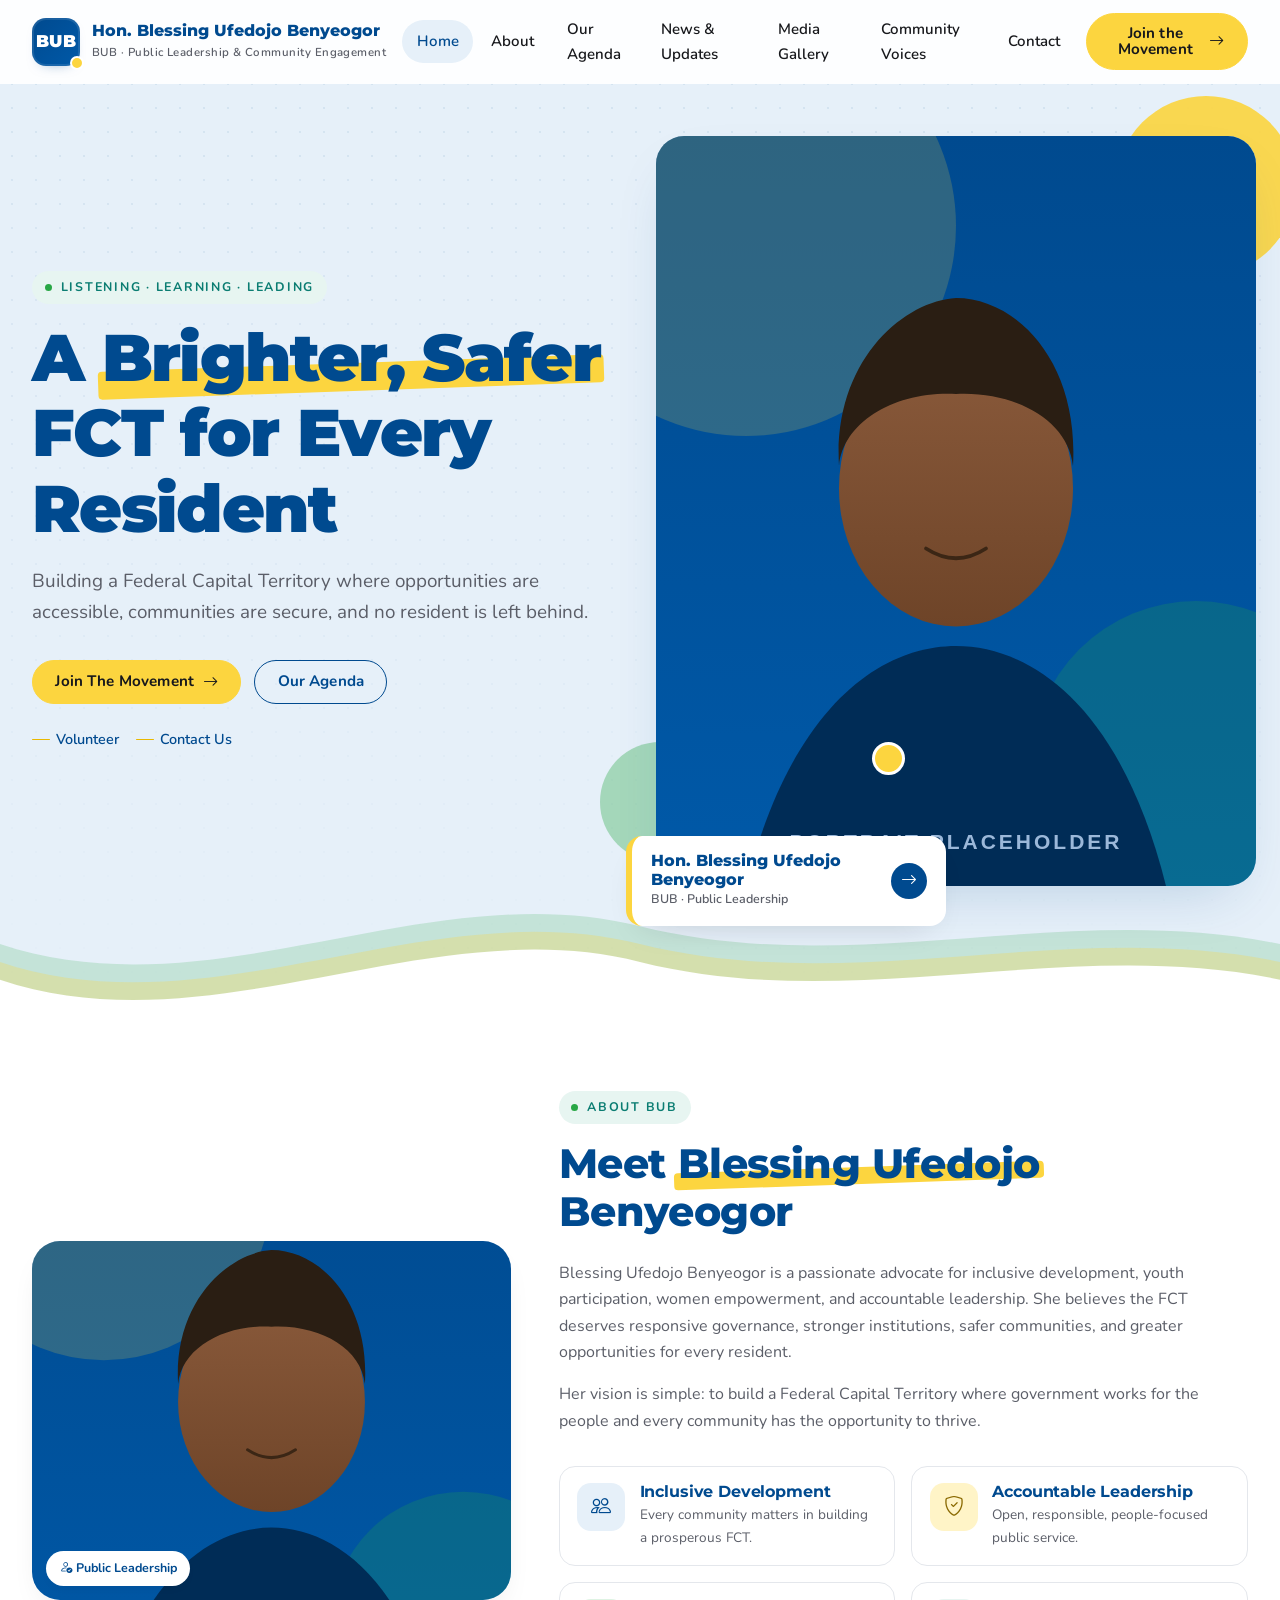
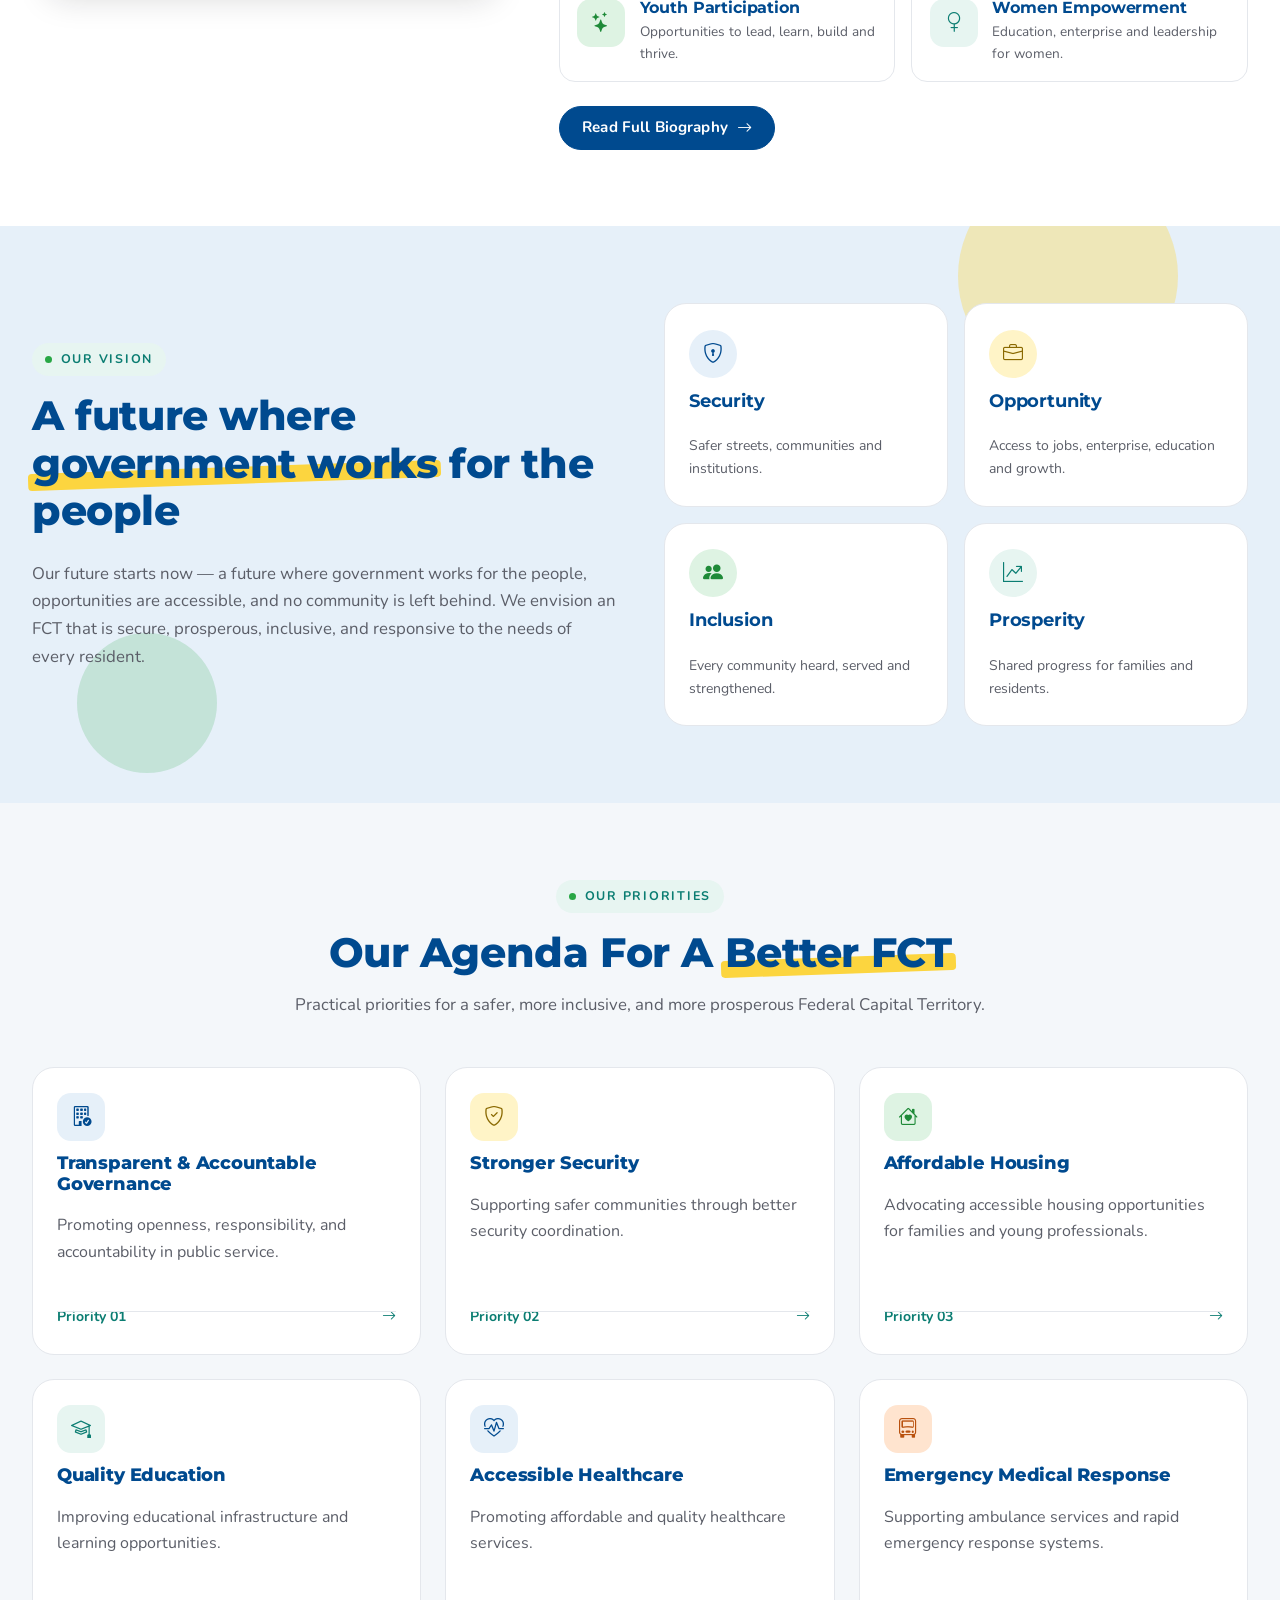
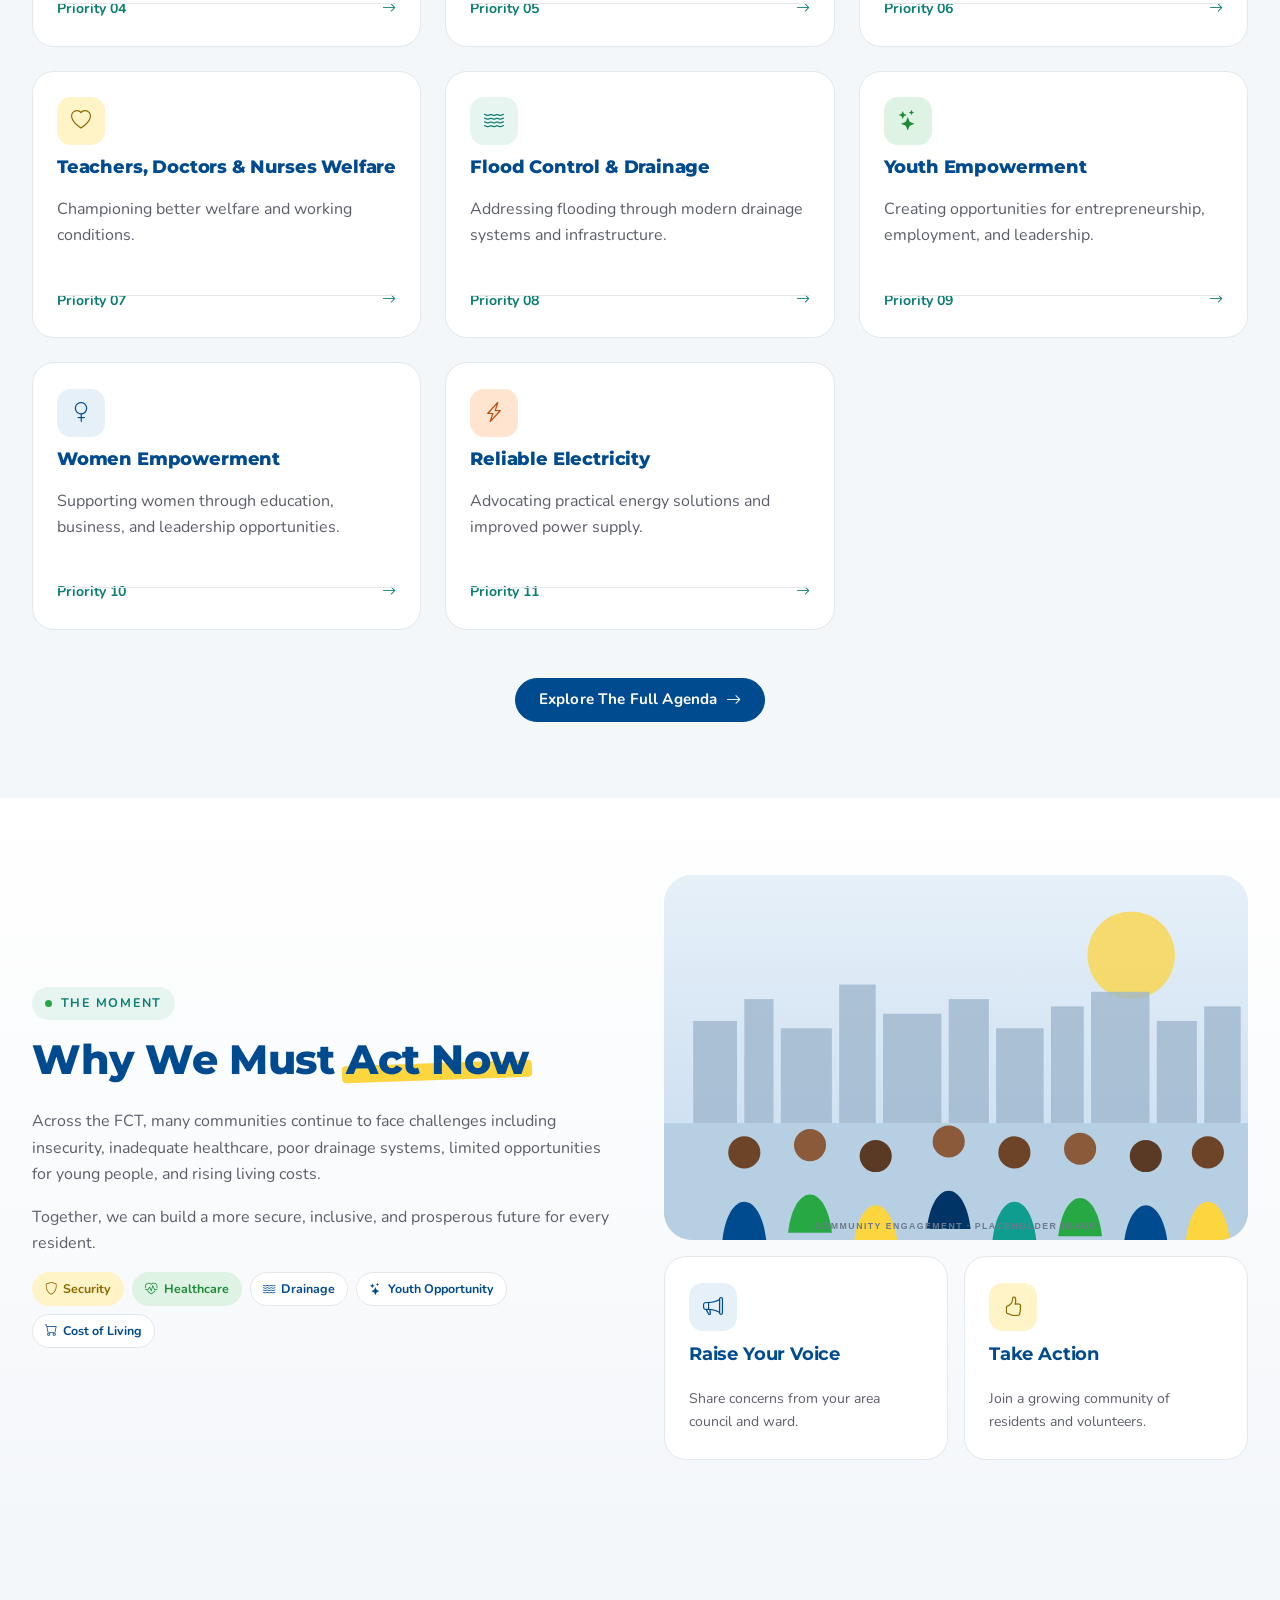
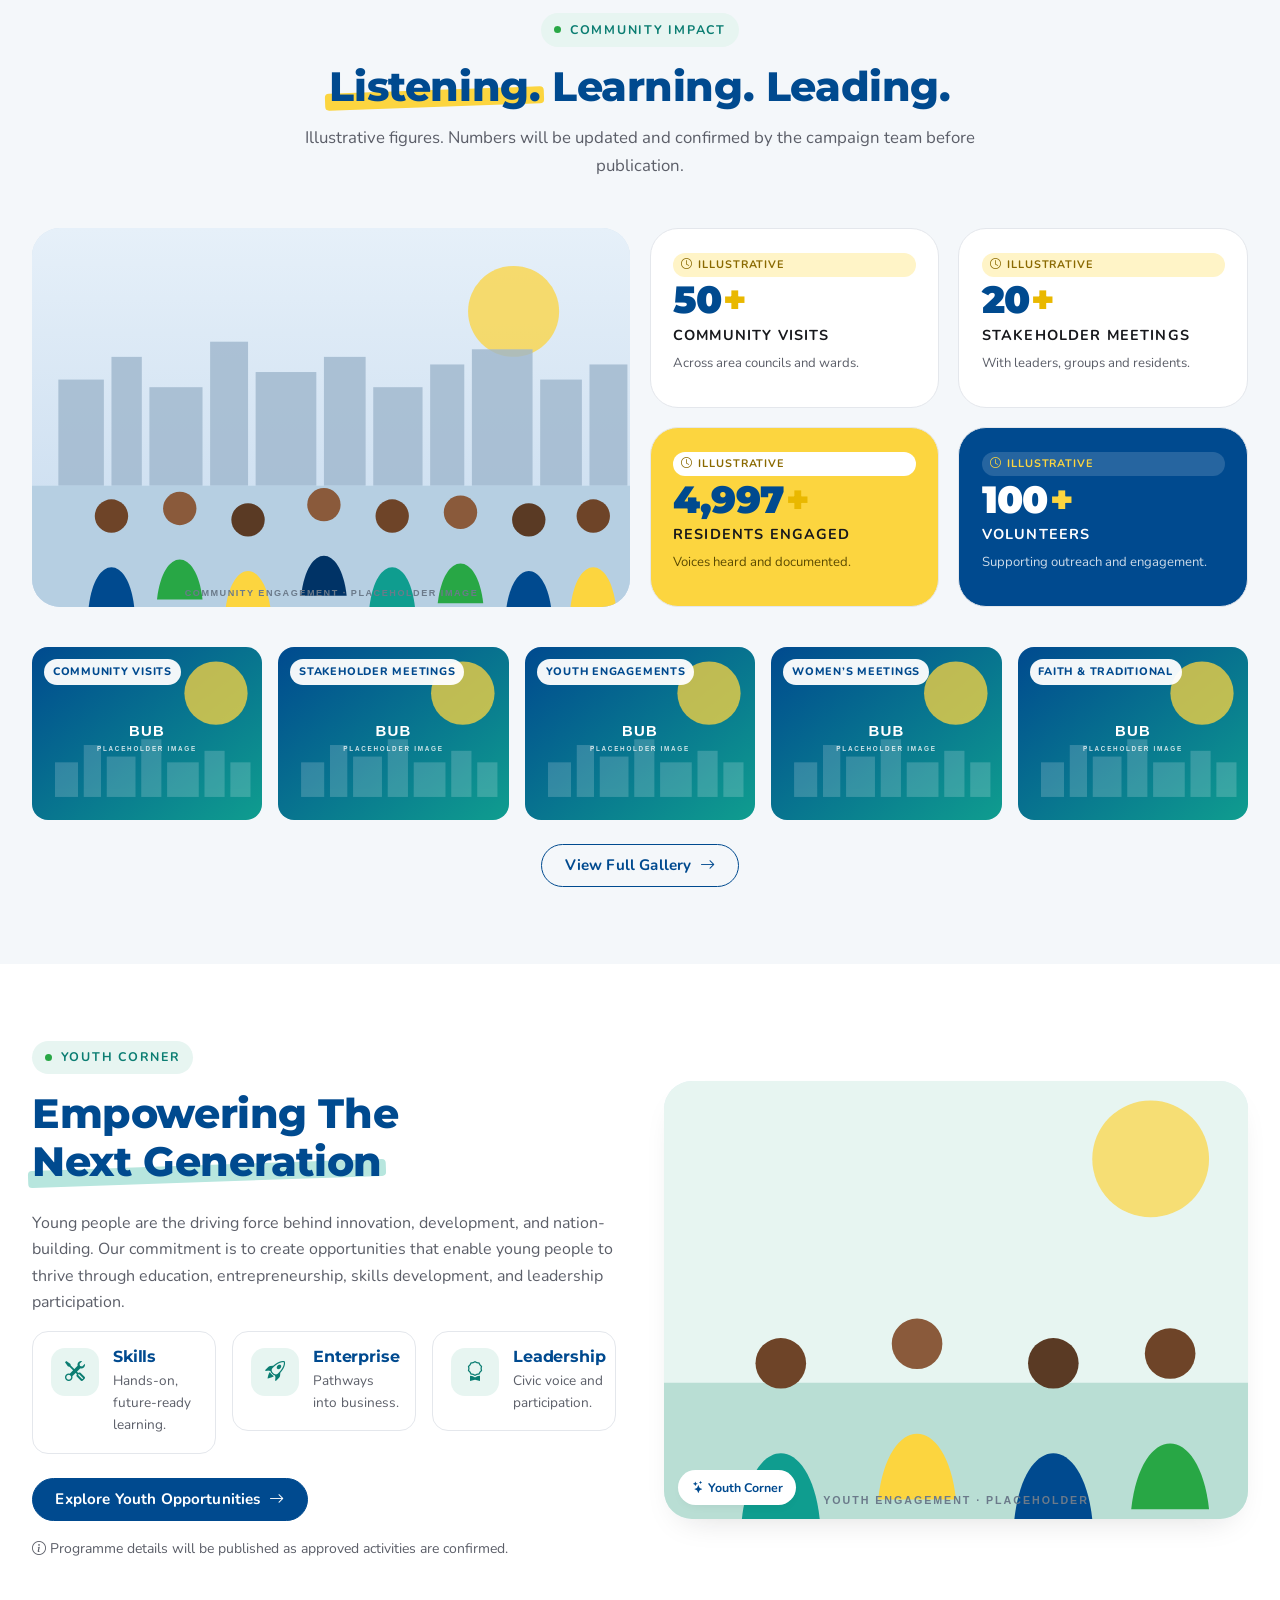
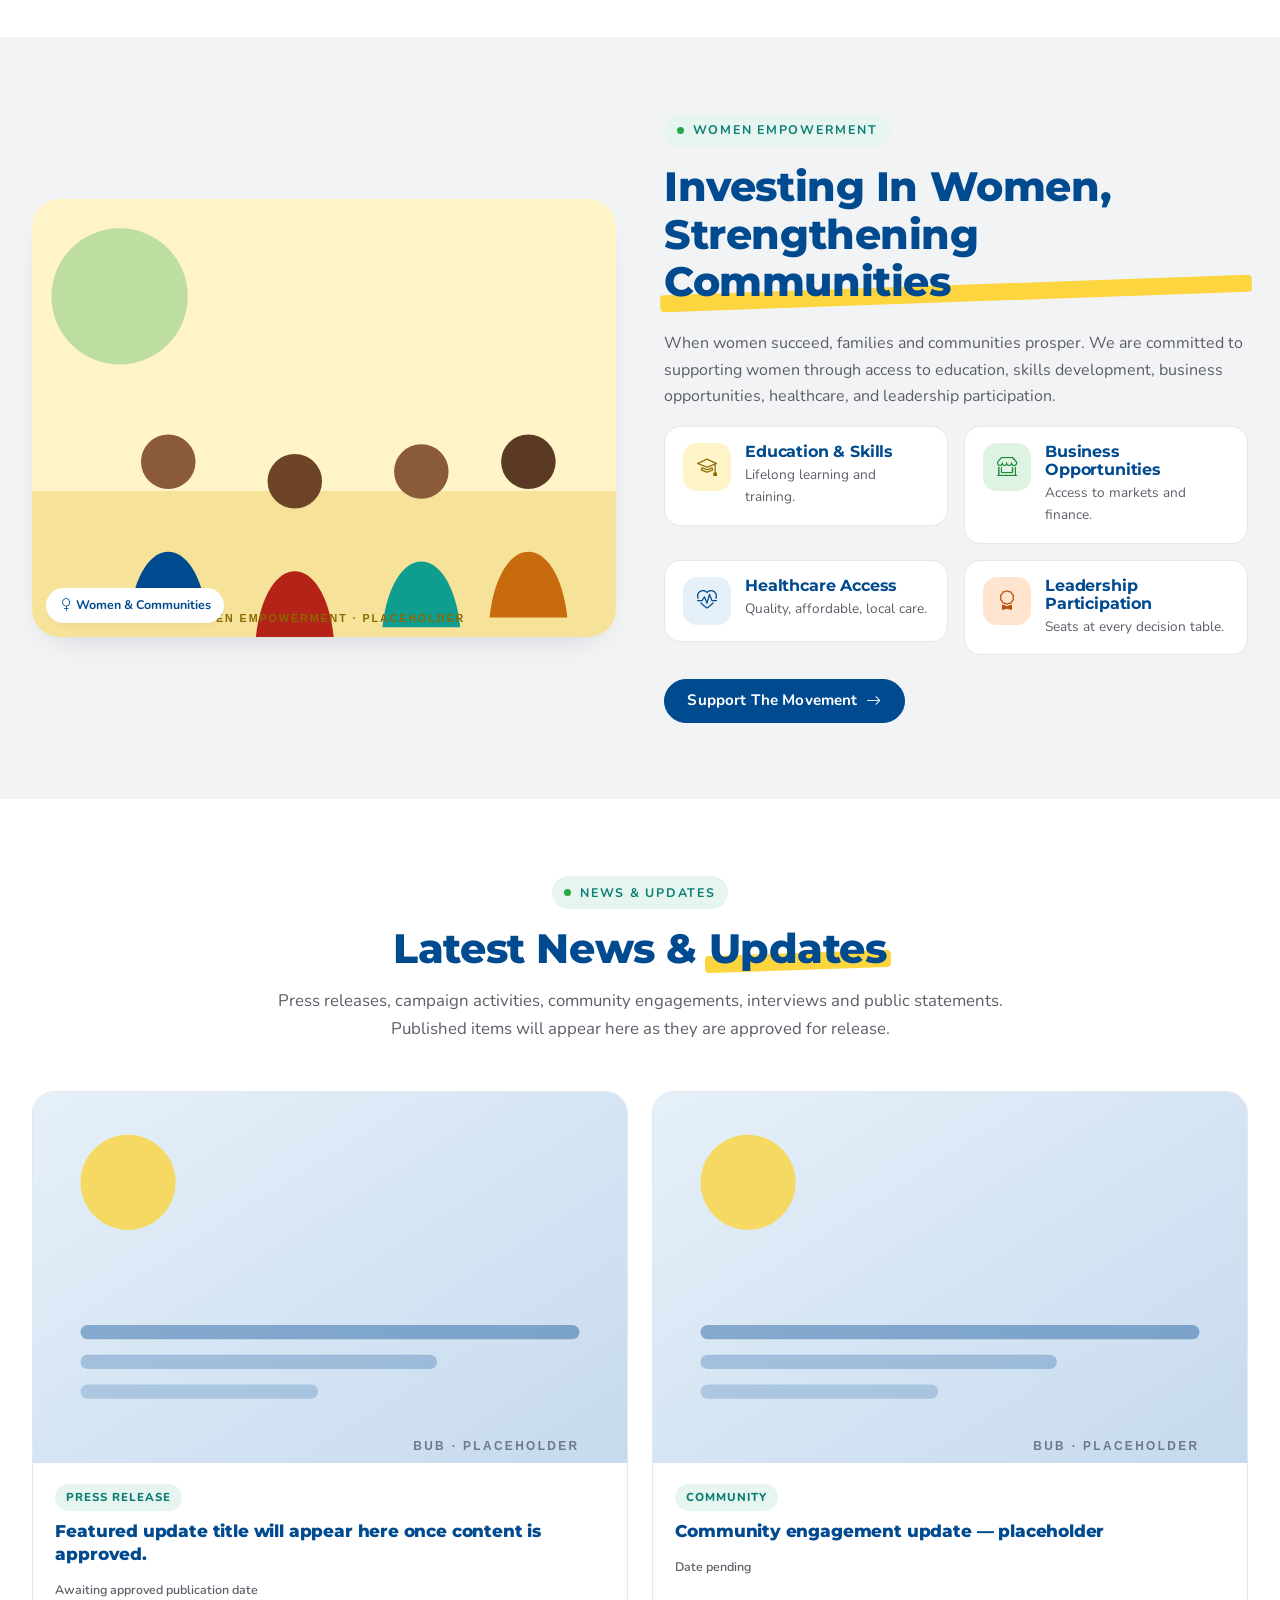
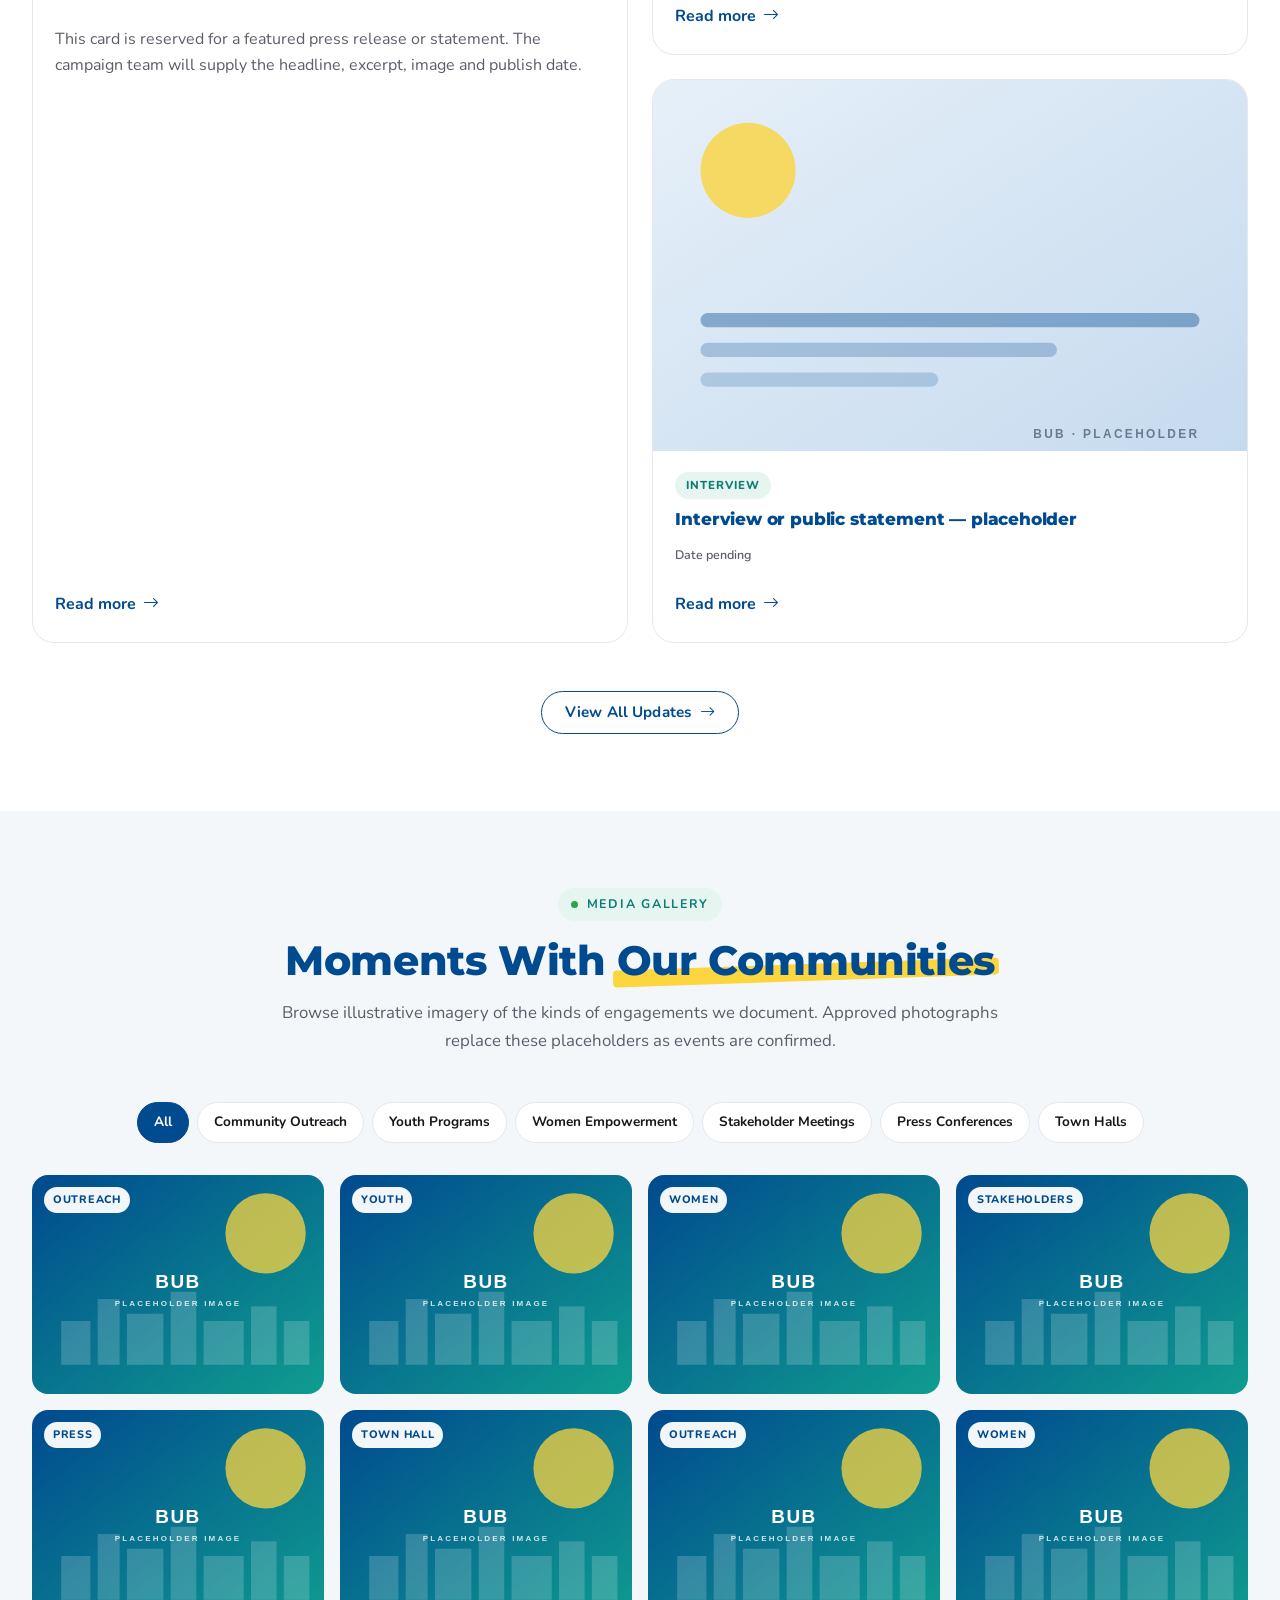
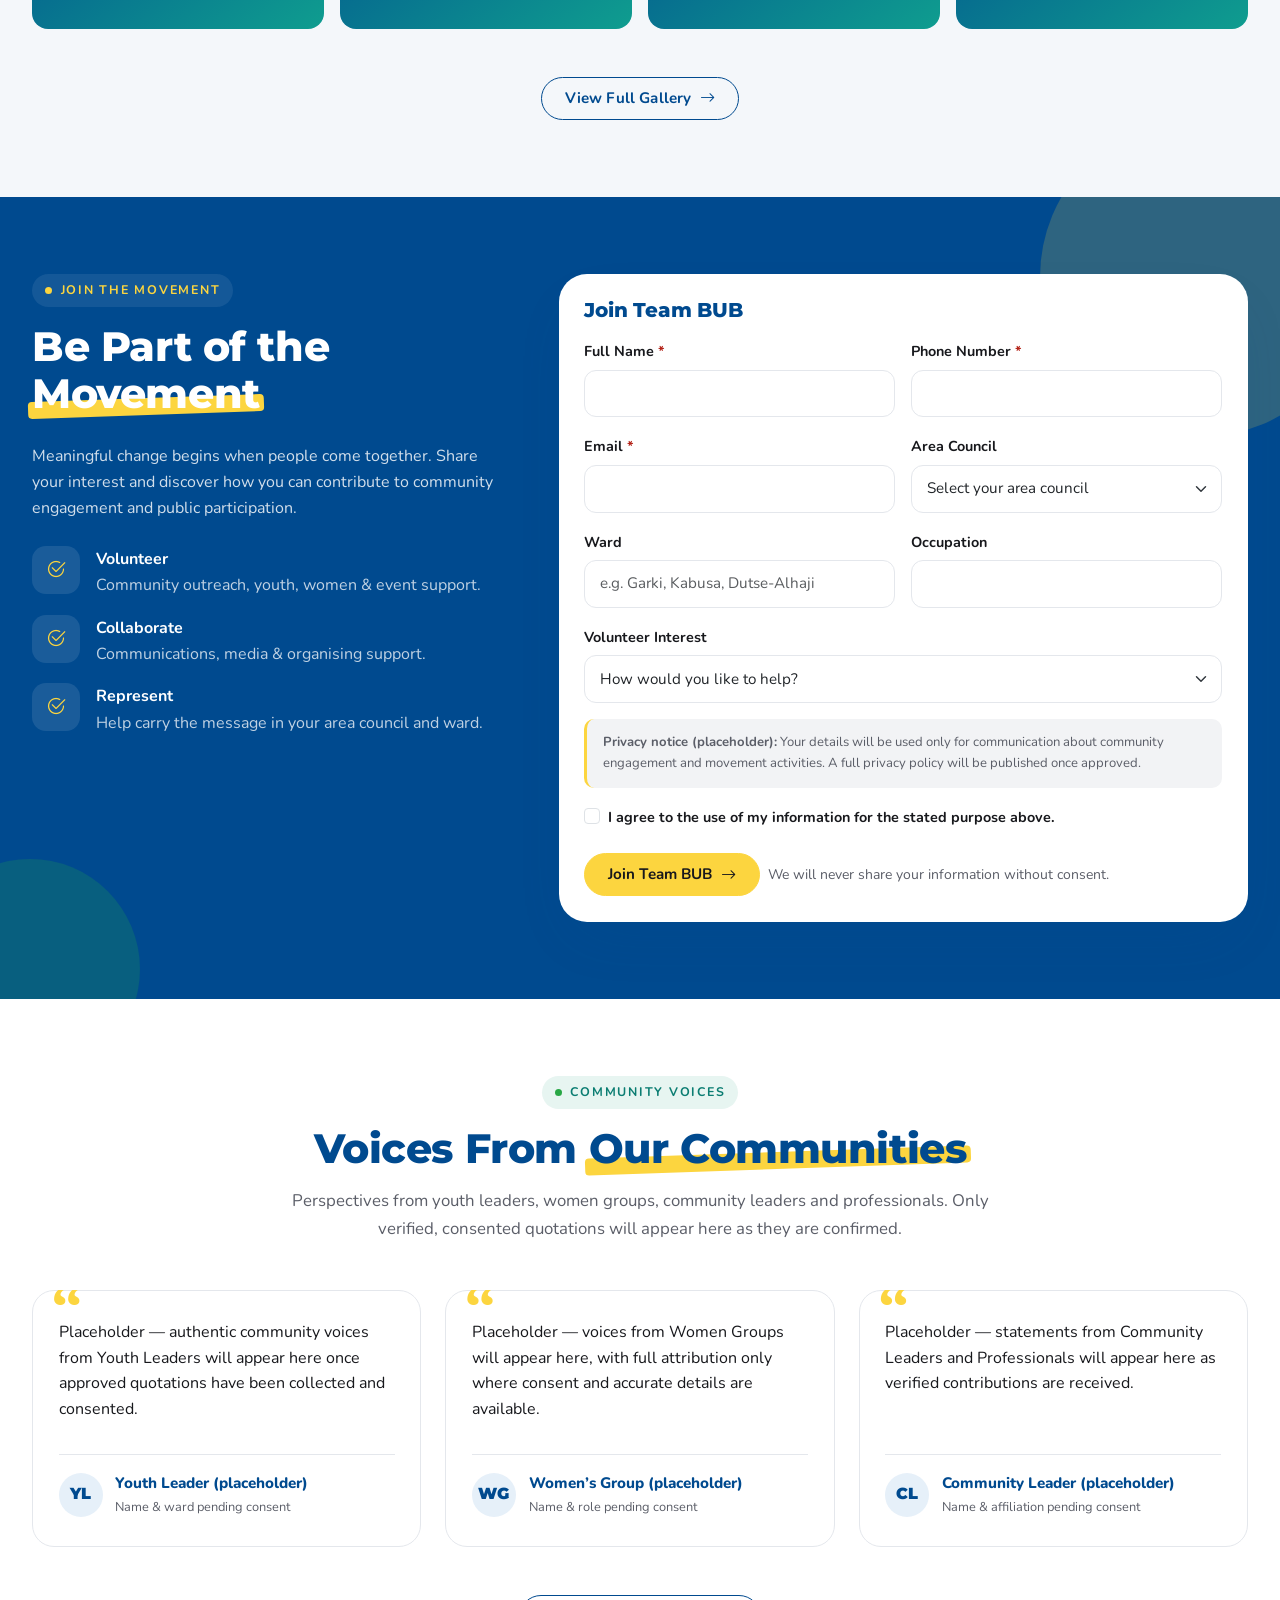
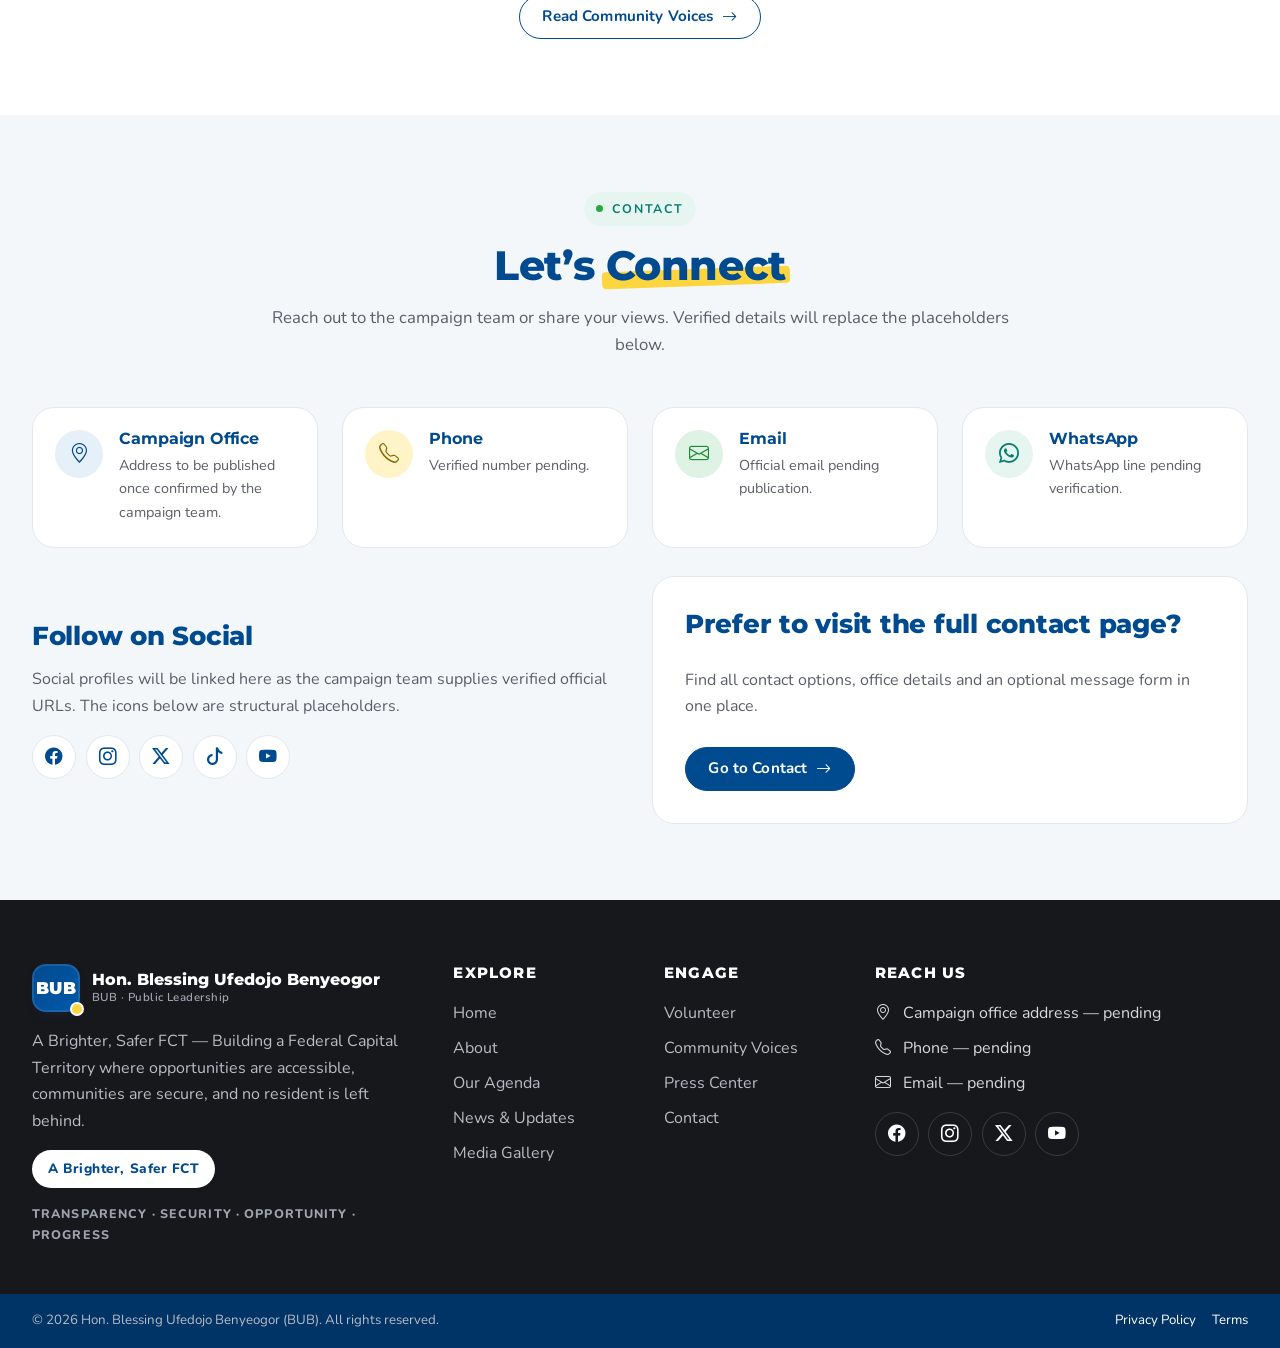
<file: index.html>
<!DOCTYPE html>
<html lang="en">
<head>
  <meta charset="UTF-8" />
  <meta name="viewport" content="width=device-width, initial-scale=1.0" />
  <title>Hon. Blessing Ufedojo Benyeogor (BUB) — A Brighter, Safer FCT</title>
  <meta name="description" content="Public leadership and community engagement platform for Hon. Blessing Ufedojo Benyeogor (BUB) — building a Federal Capital Territory where opportunities are accessible, communities are secure, and no resident is left behind." />
  <meta name="theme-color" content="#004A8F" />
  <meta property="og:title" content="Hon. Blessing Ufedojo Benyeogor (BUB) — A Brighter, Safer FCT" />
  <meta property="og:description" content="Join a public leadership movement focused on transparency, security, opportunity and progress across the FCT." />
  <meta property="og:type" content="website" />

  <link rel="icon" type="image/svg+xml" href="assets/img/placeholders/favicon.svg" />

  <!-- Google Fonts -->
  <link rel="preconnect" href="https://fonts.googleapis.com" />
  <link rel="preconnect" href="https://fonts.gstatic.com" crossorigin />
  <link href="https://fonts.googleapis.com/css2?family=Montserrat:wght@700;800;900&family=Nunito:wght@400;600;700&family=Bricolage+Grotesque:wght@700;800&display=swap" rel="stylesheet" />

  <!-- Bootstrap 5.3 -->
  <link href="https://cdn.jsdelivr.net/npm/bootstrap@5.3.3/dist/css/bootstrap.min.css" rel="stylesheet" />
  <!-- Bootstrap Icons -->
  <link rel="stylesheet" href="https://cdn.jsdelivr.net/npm/bootstrap-icons@1.11.3/font/bootstrap-icons.min.css" />

  <!-- Site styles -->
  <link rel="stylesheet" href="assets/css/style.css" />
</head>
<body>

  <a class="skip-link" href="#main">Skip to main content</a>

  <!-- ========== HEADER / NAVBAR ========== -->
  <header>
    <nav class="navbar navbar-expand-lg fixed-top bub-navbar" aria-label="Primary">
      <div class="container">
        <a class="navbar-brand p-0" href="index.html" aria-label="BUB home">
          <div class="brand-lockup">
            <div class="brand-mark" aria-hidden="true">BUB</div>
            <div class="brand-text">
              <span class="brand-name">Hon. Blessing Ufedojo Benyeogor</span>
              <span class="brand-sub">BUB · Public Leadership &amp; Community Engagement</span>
            </div>
          </div>
        </a>

        <button class="navbar-toggler ms-2" type="button" data-bs-toggle="collapse" data-bs-target="#primaryNav" aria-controls="primaryNav" aria-expanded="false" aria-label="Toggle navigation">
          <i class="bi bi-list fs-4" aria-hidden="true"></i>
        </button>

        <div class="collapse navbar-collapse" id="primaryNav">
          <ul class="navbar-nav ms-auto align-items-lg-center gap-lg-1">
            <li class="nav-item"><a class="nav-link" href="index.html">Home</a></li>
            <li class="nav-item"><a class="nav-link" href="about.html">About</a></li>
            <li class="nav-item"><a class="nav-link" href="agenda.html">Our Agenda</a></li>
            <li class="nav-item"><a class="nav-link" href="news.html">News &amp; Updates</a></li>
            <li class="nav-item"><a class="nav-link" href="gallery.html">Media Gallery</a></li>
            <li class="nav-item"><a class="nav-link" href="community-voices.html">Community Voices</a></li>
            <li class="nav-item"><a class="nav-link" href="contact.html">Contact</a></li>
            <li class="nav-item ms-lg-2 mt-2 mt-lg-0">
              <a class="btn btn-primary-bub btn-icon-arrow" href="volunteer.html">
                Join the Movement <i class="bi bi-arrow-right" aria-hidden="true"></i>
              </a>
            </li>
          </ul>
        </div>
      </div>
    </nav>
  </header>

  <main id="main">

    <!-- ========== 1. HERO ========== -->
    <section class="hero bg-dots" aria-labelledby="hero-title">
      <div class="container">
        <div class="row hero-grid align-items-center g-5">
          <div class="col-lg-6 hero-copy reveal">
            <span class="eyebrow mb-3"><span class="dot" aria-hidden="true"></span> Listening · Learning · Leading</span>
            <h1 id="hero-title">
              A <span class="marker-underline">Brighter, Safer</span><br />
              FCT for Every Resident
            </h1>
            <p class="hero-sub">
              Building a Federal Capital Territory where opportunities are accessible,
              communities are secure, and no resident is left behind.
            </p>

            <div class="hero-actions">
              <a class="btn btn-primary-bub btn-icon-arrow btn-lg" href="volunteer.html">
                Join The Movement <i class="bi bi-arrow-right" aria-hidden="true"></i>
              </a>
              <a class="btn btn-outline-navy btn-lg" href="agenda.html">
                Our Agenda
              </a>
            </div>

            <div class="hero-sub-actions">
              <a href="volunteer.html">Volunteer</a>
              <a href="contact.html">Contact Us</a>
            </div>
          </div>

          <div class="col-lg-6 hero-visual reveal">
            <span class="deco-circle c1" aria-hidden="true"></span>
            <span class="deco-circle c2" aria-hidden="true"></span>
            <div class="hero-photo-frame">
              <img src="assets/img/placeholders/portrait.svg" alt="Portrait of Hon. Blessing Ufedojo Benyeogor (official portrait placeholder — awaiting approved photograph)" />
            </div>
            <div class="identity-badge" role="group" aria-label="Leadership identity">
              <div>
                <div class="ib-name">Hon. Blessing Ufedojo Benyeogor</div>
                <div class="ib-role">BUB · Public Leadership</div>
              </div>
              <a href="about.html" class="ib-arrow" aria-label="Read the full biography">
                <i class="bi bi-arrow-right" aria-hidden="true"></i>
              </a>
            </div>
          </div>
        </div>
      </div>

      <!-- Layered organic wave transition -->
      <div class="wave-divider" aria-hidden="true">
        <svg viewBox="0 0 1440 160" preserveAspectRatio="none" xmlns="http://www.w3.org/2000/svg">
          <path d="M0,80 C240,160 480,0 720,60 C960,120 1200,30 1440,80 L1440,160 L0,160 Z" fill="#28A745" opacity="0.18"/>
          <path d="M0,100 C240,180 480,20 720,80 C960,140 1200,50 1440,100 L1440,160 L0,160 Z" fill="#FCD53F" opacity="0.28"/>
          <path d="M0,120 C240,200 480,40 720,100 C960,160 1200,70 1440,120 L1440,160 L0,160 Z" fill="#ffffff"/>
        </svg>
      </div>
    </section>

    <!-- ========== 2. MEET BLESSING UFEDOJO BENYEOGOR ========== -->
    <section class="section" aria-labelledby="meet-title">
      <div class="container">
        <div class="row feature-split g-5">
          <div class="col-lg-5 reveal">
            <div class="photo-frame">
              <img src="assets/img/placeholders/portrait.svg" alt="Hon. Blessing Ufedojo Benyeogor — leadership portrait placeholder" loading="lazy" />
              <span class="photo-tag"><i class="bi bi-person-check me-1" aria-hidden="true"></i>Public Leadership</span>
            </div>
          </div>

          <div class="col-lg-7 reveal">
            <span class="eyebrow mb-3"><span class="dot" aria-hidden="true"></span> About BUB</span>
            <h2 id="meet-title">
              Meet <span class="marker-underline">Blessing Ufedojo</span> Benyeogor
            </h2>
            <p>
              Blessing Ufedojo Benyeogor is a passionate advocate for inclusive development,
              youth participation, women empowerment, and accountable leadership. She believes
              the FCT deserves responsive governance, stronger institutions, safer communities,
              and greater opportunities for every resident.
            </p>
            <p>
              Her vision is simple: to build a Federal Capital Territory where government works
              for the people and every community has the opportunity to thrive.
            </p>

            <div class="row g-3 mt-2 mb-4">
              <div class="col-sm-6">
                <div class="value-tile">
                  <span class="icon-chip icon-chip-navy" aria-hidden="true"><i class="bi bi-people"></i></span>
                  <div>
                    <h4>Inclusive Development</h4>
                    <p>Every community matters in building a prosperous FCT.</p>
                  </div>
                </div>
              </div>
              <div class="col-sm-6">
                <div class="value-tile">
                  <span class="icon-chip icon-chip-yellow" aria-hidden="true"><i class="bi bi-shield-check"></i></span>
                  <div>
                    <h4>Accountable Leadership</h4>
                    <p>Open, responsible, people-focused public service.</p>
                  </div>
                </div>
              </div>
              <div class="col-sm-6">
                <div class="value-tile">
                  <span class="icon-chip icon-chip-green" aria-hidden="true"><i class="bi bi-stars"></i></span>
                  <div>
                    <h4>Youth Participation</h4>
                    <p>Opportunities to lead, learn, build and thrive.</p>
                  </div>
                </div>
              </div>
              <div class="col-sm-6">
                <div class="value-tile">
                  <span class="icon-chip icon-chip-teal" aria-hidden="true"><i class="bi bi-gender-female"></i></span>
                  <div>
                    <h4>Women Empowerment</h4>
                    <p>Education, enterprise and leadership for women.</p>
                  </div>
                </div>
              </div>
            </div>

            <a href="about.html" class="btn btn-navy-bub btn-icon-arrow">
              Read Full Biography <i class="bi bi-arrow-right" aria-hidden="true"></i>
            </a>
          </div>
        </div>
      </div>
    </section>

    <!-- ========== 3. OUR VISION ========== -->
    <section class="section vision-section" aria-labelledby="vision-title">
      <span class="deco-shape d1" aria-hidden="true"></span>
      <span class="deco-shape d2" aria-hidden="true"></span>
      <div class="container position-relative">
        <div class="row align-items-center g-5">
          <div class="col-lg-6 reveal">
            <span class="eyebrow mb-3"><span class="dot" aria-hidden="true"></span> Our Vision</span>
            <h2 id="vision-title">
              A future where <span class="marker-underline">government works</span> for the people
            </h2>
            <p class="lead-sm">
              Our future starts now — a future where government works for the people, opportunities
              are accessible, and no community is left behind. We envision an FCT that is secure,
              prosperous, inclusive, and responsive to the needs of every resident.
            </p>
          </div>
          <div class="col-lg-6 reveal">
            <div class="row g-3">
              <div class="col-6">
                <div class="card-plain">
                  <span class="icon-chip icon-chip-navy icon-chip-round" aria-hidden="true"><i class="bi bi-shield-lock"></i></span>
                  <h4>Security</h4>
                  <p class="small mb-0">Safer streets, communities and institutions.</p>
                </div>
              </div>
              <div class="col-6">
                <div class="card-plain">
                  <span class="icon-chip icon-chip-yellow icon-chip-round" aria-hidden="true"><i class="bi bi-briefcase"></i></span>
                  <h4>Opportunity</h4>
                  <p class="small mb-0">Access to jobs, enterprise, education and growth.</p>
                </div>
              </div>
              <div class="col-6">
                <div class="card-plain">
                  <span class="icon-chip icon-chip-green icon-chip-round" aria-hidden="true"><i class="bi bi-people-fill"></i></span>
                  <h4>Inclusion</h4>
                  <p class="small mb-0">Every community heard, served and strengthened.</p>
                </div>
              </div>
              <div class="col-6">
                <div class="card-plain">
                  <span class="icon-chip icon-chip-teal icon-chip-round" aria-hidden="true"><i class="bi bi-graph-up-arrow"></i></span>
                  <h4>Prosperity</h4>
                  <p class="small mb-0">Shared progress for families and residents.</p>
                </div>
              </div>
            </div>
          </div>
        </div>
      </div>
    </section>

    <!-- ========== 4. OUR AGENDA FOR A BETTER FCT ========== -->
    <section class="section bg-neutral" aria-labelledby="agenda-title">
      <div class="container">
        <div class="section-head reveal">
          <span class="eyebrow mb-3"><span class="dot" aria-hidden="true"></span> Our Priorities</span>
          <h2 id="agenda-title">Our Agenda For A <span class="marker-underline">Better FCT</span></h2>
          <p>Practical priorities for a safer, more inclusive, and more prosperous Federal Capital Territory.</p>
        </div>

        <div class="row g-4">
          <!-- 1 -->
          <div class="col-md-6 col-lg-4 reveal">
            <article class="card-plain agenda-card">
              <span class="icon-chip icon-chip-navy" aria-hidden="true"><i class="bi bi-building-check"></i></span>
              <h3>Transparent &amp; Accountable Governance</h3>
              <p>Promoting openness, responsibility, and accountability in public service.</p>
              <div class="agenda-footer"><span>Priority 01</span><i class="bi bi-arrow-right" aria-hidden="true"></i></div>
            </article>
          </div>
          <!-- 2 -->
          <div class="col-md-6 col-lg-4 reveal">
            <article class="card-plain agenda-card">
              <span class="icon-chip icon-chip-yellow" aria-hidden="true"><i class="bi bi-shield-check"></i></span>
              <h3>Stronger Security</h3>
              <p>Supporting safer communities through better security coordination.</p>
              <div class="agenda-footer"><span>Priority 02</span><i class="bi bi-arrow-right" aria-hidden="true"></i></div>
            </article>
          </div>
          <!-- 3 -->
          <div class="col-md-6 col-lg-4 reveal">
            <article class="card-plain agenda-card">
              <span class="icon-chip icon-chip-green" aria-hidden="true"><i class="bi bi-house-heart"></i></span>
              <h3>Affordable Housing</h3>
              <p>Advocating accessible housing opportunities for families and young professionals.</p>
              <div class="agenda-footer"><span>Priority 03</span><i class="bi bi-arrow-right" aria-hidden="true"></i></div>
            </article>
          </div>
          <!-- 4 -->
          <div class="col-md-6 col-lg-4 reveal">
            <article class="card-plain agenda-card">
              <span class="icon-chip icon-chip-teal" aria-hidden="true"><i class="bi bi-mortarboard"></i></span>
              <h3>Quality Education</h3>
              <p>Improving educational infrastructure and learning opportunities.</p>
              <div class="agenda-footer"><span>Priority 04</span><i class="bi bi-arrow-right" aria-hidden="true"></i></div>
            </article>
          </div>
          <!-- 5 -->
          <div class="col-md-6 col-lg-4 reveal">
            <article class="card-plain agenda-card">
              <span class="icon-chip icon-chip-navy" aria-hidden="true"><i class="bi bi-heart-pulse"></i></span>
              <h3>Accessible Healthcare</h3>
              <p>Promoting affordable and quality healthcare services.</p>
              <div class="agenda-footer"><span>Priority 05</span><i class="bi bi-arrow-right" aria-hidden="true"></i></div>
            </article>
          </div>
          <!-- 6 -->
          <div class="col-md-6 col-lg-4 reveal">
            <article class="card-plain agenda-card">
              <span class="icon-chip icon-chip-apricot" aria-hidden="true"><i class="bi bi-truck-front"></i></span>
              <h3>Emergency Medical Response</h3>
              <p>Supporting ambulance services and rapid emergency response systems.</p>
              <div class="agenda-footer"><span>Priority 06</span><i class="bi bi-arrow-right" aria-hidden="true"></i></div>
            </article>
          </div>
          <!-- 7 -->
          <div class="col-md-6 col-lg-4 reveal">
            <article class="card-plain agenda-card">
              <span class="icon-chip icon-chip-yellow" aria-hidden="true"><i class="bi bi-heart"></i></span>
              <h3>Teachers, Doctors &amp; Nurses Welfare</h3>
              <p>Championing better welfare and working conditions.</p>
              <div class="agenda-footer"><span>Priority 07</span><i class="bi bi-arrow-right" aria-hidden="true"></i></div>
            </article>
          </div>
          <!-- 8 -->
          <div class="col-md-6 col-lg-4 reveal">
            <article class="card-plain agenda-card">
              <span class="icon-chip icon-chip-teal" aria-hidden="true"><i class="bi bi-water"></i></span>
              <h3>Flood Control &amp; Drainage</h3>
              <p>Addressing flooding through modern drainage systems and infrastructure.</p>
              <div class="agenda-footer"><span>Priority 08</span><i class="bi bi-arrow-right" aria-hidden="true"></i></div>
            </article>
          </div>
          <!-- 9 -->
          <div class="col-md-6 col-lg-4 reveal">
            <article class="card-plain agenda-card">
              <span class="icon-chip icon-chip-green" aria-hidden="true"><i class="bi bi-stars"></i></span>
              <h3>Youth Empowerment</h3>
              <p>Creating opportunities for entrepreneurship, employment, and leadership.</p>
              <div class="agenda-footer"><span>Priority 09</span><i class="bi bi-arrow-right" aria-hidden="true"></i></div>
            </article>
          </div>
          <!-- 10 -->
          <div class="col-md-6 col-lg-4 reveal">
            <article class="card-plain agenda-card">
              <span class="icon-chip icon-chip-navy" aria-hidden="true"><i class="bi bi-gender-female"></i></span>
              <h3>Women Empowerment</h3>
              <p>Supporting women through education, business, and leadership opportunities.</p>
              <div class="agenda-footer"><span>Priority 10</span><i class="bi bi-arrow-right" aria-hidden="true"></i></div>
            </article>
          </div>
          <!-- 11 -->
          <div class="col-md-6 col-lg-4 reveal">
            <article class="card-plain agenda-card">
              <span class="icon-chip icon-chip-apricot" aria-hidden="true"><i class="bi bi-lightning-charge"></i></span>
              <h3>Reliable Electricity</h3>
              <p>Advocating practical energy solutions and improved power supply.</p>
              <div class="agenda-footer"><span>Priority 11</span><i class="bi bi-arrow-right" aria-hidden="true"></i></div>
            </article>
          </div>
        </div>

        <div class="text-center mt-5 reveal">
          <a href="agenda.html" class="btn btn-navy-bub btn-icon-arrow">
            Explore The Full Agenda <i class="bi bi-arrow-right" aria-hidden="true"></i>
          </a>
        </div>
      </div>
    </section>

    <!-- ========== 5. WHY WE MUST ACT NOW ========== -->
    <section class="section why-now" aria-labelledby="why-title">
      <div class="container">
        <div class="row align-items-center g-5">
          <div class="col-lg-6 reveal">
            <span class="eyebrow mb-3"><span class="dot" aria-hidden="true"></span> The Moment</span>
            <h2 id="why-title">
              Why We Must <span class="marker-underline">Act Now</span>
            </h2>
            <p>
              Across the FCT, many communities continue to face challenges including insecurity,
              inadequate healthcare, poor drainage systems, limited opportunities for young
              people, and rising living costs.
            </p>
            <p>
              Together, we can build a more secure, inclusive, and prosperous future for every
              resident.
            </p>
            <div class="d-flex flex-wrap gap-2 mt-3">
              <span class="pill-tag pill-yellow"><i class="bi bi-shield" aria-hidden="true"></i> Security</span>
              <span class="pill-tag pill-green"><i class="bi bi-heart-pulse" aria-hidden="true"></i> Healthcare</span>
              <span class="pill-tag"><i class="bi bi-water" aria-hidden="true"></i> Drainage</span>
              <span class="pill-tag"><i class="bi bi-stars" aria-hidden="true"></i> Youth Opportunity</span>
              <span class="pill-tag"><i class="bi bi-cart" aria-hidden="true"></i> Cost of Living</span>
            </div>
          </div>
          <div class="col-lg-6 reveal">
            <div class="row g-3">
              <div class="col-12">
                <div class="photo-frame" style="aspect-ratio: 16/10; border-radius: var(--r-xl); overflow:hidden; background:var(--light-blue);">
                  <img src="assets/img/placeholders/community.svg" alt="Residents gathering during a community engagement — illustrative placeholder" loading="lazy" style="width:100%;height:100%;object-fit:cover;" />
                </div>
              </div>
              <div class="col-sm-6">
                <div class="card-plain">
                  <span class="icon-chip icon-chip-navy" aria-hidden="true"><i class="bi bi-megaphone"></i></span>
                  <h4>Raise Your Voice</h4>
                  <p class="small mb-0">Share concerns from your area council and ward.</p>
                </div>
              </div>
              <div class="col-sm-6">
                <div class="card-plain">
                  <span class="icon-chip icon-chip-yellow" aria-hidden="true"><i class="bi bi-hand-thumbs-up"></i></span>
                  <h4>Take Action</h4>
                  <p class="small mb-0">Join a growing community of residents and volunteers.</p>
                </div>
              </div>
            </div>
          </div>
        </div>
      </div>
    </section>

    <!-- ========== 6. COMMUNITY IMPACT ========== -->
    <section class="section bg-neutral" aria-labelledby="impact-title">
      <div class="container">
        <div class="section-head reveal">
          <span class="eyebrow mb-3"><span class="dot" aria-hidden="true"></span> Community Impact</span>
          <h2 id="impact-title">
            <span class="marker-underline">Listening.</span>
            Learning.
            Leading.
          </h2>
          <p>Illustrative figures. Numbers will be updated and confirmed by the campaign team before publication.</p>
        </div>

        <div class="bento-grid bento-impact reveal">
          <!-- Big image -->
          <div class="bento-cell cell-image cell-lg">
            <img src="assets/img/placeholders/community.svg" alt="Residents at a community engagement — illustrative placeholder image" loading="lazy" />
          </div>

          <!-- Stat tiles -->
          <div class="bento-cell cell-white cell-md stat-tile">
            <span class="pending-badge"><i class="bi bi-clock" aria-hidden="true"></i> Illustrative</span>
            <div class="stat-value"><span data-counter="50">0</span><span class="stat-plus">+</span></div>
            <div class="stat-label">Community Visits</div>
            <p class="stat-sub">Across area councils and wards.</p>
          </div>

          <div class="bento-cell cell-white cell-md stat-tile">
            <span class="pending-badge"><i class="bi bi-clock" aria-hidden="true"></i> Illustrative</span>
            <div class="stat-value"><span data-counter="20">0</span><span class="stat-plus">+</span></div>
            <div class="stat-label">Stakeholder Meetings</div>
            <p class="stat-sub">With leaders, groups and residents.</p>
          </div>

          <div class="bento-cell cell-yellow cell-md stat-tile" style="background: var(--yellow);">
            <span class="pending-badge" style="background:#fff; color:#8A6900;"><i class="bi bi-clock" aria-hidden="true"></i> Illustrative</span>
            <div class="stat-value"><span data-counter="5000">0</span><span class="stat-plus">+</span></div>
            <div class="stat-label">Residents Engaged</div>
            <p class="stat-sub" style="color:#5B4A00;">Voices heard and documented.</p>
          </div>

          <div class="bento-cell cell-navy cell-md stat-tile" style="background: var(--navy); color:#fff;">
            <span class="pending-badge" style="background: rgba(255,255,255,0.15); color: #FCD53F;"><i class="bi bi-clock" aria-hidden="true"></i> Illustrative</span>
            <div class="stat-value" style="color:#fff;"><span data-counter="100">0</span><span class="stat-plus" style="color:#FCD53F;">+</span></div>
            <div class="stat-label" style="color:#fff;">Volunteers</div>
            <p class="stat-sub" style="color:rgba(255,255,255,0.8);">Supporting outreach and engagement.</p>
          </div>
        </div>

        <!-- Engagement preview -->
        <div class="row g-3 mt-4 reveal">
          <div class="col-md-6 col-lg">
            <div class="gallery-item" tabindex="-1" style="cursor:default;">
              <img src="assets/img/placeholders/gallery-tile.svg" alt="Community visit — illustrative placeholder" loading="lazy" />
              <span class="cat-tag">Community Visits</span>
            </div>
          </div>
          <div class="col-md-6 col-lg">
            <div class="gallery-item" tabindex="-1" style="cursor:default;">
              <img src="assets/img/placeholders/gallery-tile.svg" alt="Stakeholder meeting — illustrative placeholder" loading="lazy" />
              <span class="cat-tag">Stakeholder Meetings</span>
            </div>
          </div>
          <div class="col-md-6 col-lg">
            <div class="gallery-item" tabindex="-1" style="cursor:default;">
              <img src="assets/img/placeholders/gallery-tile.svg" alt="Youth engagement — illustrative placeholder" loading="lazy" />
              <span class="cat-tag">Youth Engagements</span>
            </div>
          </div>
          <div class="col-md-6 col-lg">
            <div class="gallery-item" tabindex="-1" style="cursor:default;">
              <img src="assets/img/placeholders/gallery-tile.svg" alt="Women’s meeting — illustrative placeholder" loading="lazy" />
              <span class="cat-tag">Women’s Meetings</span>
            </div>
          </div>
          <div class="col-md-6 col-lg">
            <div class="gallery-item" tabindex="-1" style="cursor:default;">
              <img src="assets/img/placeholders/gallery-tile.svg" alt="Faith &amp; traditional leaders — illustrative placeholder" loading="lazy" />
              <span class="cat-tag">Faith &amp; Traditional</span>
            </div>
          </div>
        </div>

        <div class="text-center mt-4 reveal">
          <a href="gallery.html" class="btn btn-outline-navy btn-icon-arrow">
            View Full Gallery <i class="bi bi-arrow-right" aria-hidden="true"></i>
          </a>
        </div>
      </div>
    </section>

    <!-- ========== 7. YOUTH CORNER ========== -->
    <section class="section" aria-labelledby="youth-title">
      <div class="container">
        <div class="row feature-split g-5">
          <div class="col-lg-6 reveal order-lg-2">
            <div class="photo-frame">
              <img src="assets/img/placeholders/youth.svg" alt="Young people in a workshop — illustrative placeholder" loading="lazy" />
              <span class="photo-tag"><i class="bi bi-stars me-1" aria-hidden="true"></i>Youth Corner</span>
            </div>
          </div>
          <div class="col-lg-6 reveal">
            <span class="eyebrow mb-3"><span class="dot" aria-hidden="true"></span> Youth Corner</span>
            <h2 id="youth-title">
              Empowering The <span class="marker-underline marker-teal">Next Generation</span>
            </h2>
            <p>
              Young people are the driving force behind innovation, development, and
              nation-building. Our commitment is to create opportunities that enable young people
              to thrive through education, entrepreneurship, skills development, and leadership
              participation.
            </p>

            <div class="row g-3 mb-4">
              <div class="col-sm-4">
                <div class="value-tile">
                  <span class="icon-chip icon-chip-teal" aria-hidden="true"><i class="bi bi-tools"></i></span>
                  <div><h4>Skills</h4><p>Hands-on, future-ready learning.</p></div>
                </div>
              </div>
              <div class="col-sm-4">
                <div class="value-tile">
                  <span class="icon-chip icon-chip-teal" aria-hidden="true"><i class="bi bi-rocket-takeoff"></i></span>
                  <div><h4>Enterprise</h4><p>Pathways into business.</p></div>
                </div>
              </div>
              <div class="col-sm-4">
                <div class="value-tile">
                  <span class="icon-chip icon-chip-teal" aria-hidden="true"><i class="bi bi-award"></i></span>
                  <div><h4>Leadership</h4><p>Civic voice and participation.</p></div>
                </div>
              </div>
            </div>

            <a href="volunteer.html" class="btn btn-navy-bub btn-icon-arrow">
              Explore Youth Opportunities <i class="bi bi-arrow-right" aria-hidden="true"></i>
            </a>
            <p class="small text-secondary-ink mt-3 mb-0">
              <i class="bi bi-info-circle" aria-hidden="true"></i>
              Programme details will be published as approved activities are confirmed.
            </p>
          </div>
        </div>
      </div>
    </section>

    <!-- ========== 8. WOMEN EMPOWERMENT ========== -->
    <section class="section bg-paper" aria-labelledby="women-title">
      <div class="container">
        <div class="row feature-split g-5">
          <div class="col-lg-6 reveal">
            <div class="photo-frame">
              <img src="assets/img/placeholders/women.svg" alt="Women leaders at a strategy session — illustrative placeholder" loading="lazy" />
              <span class="photo-tag"><i class="bi bi-gender-female me-1" aria-hidden="true"></i>Women &amp; Communities</span>
            </div>
          </div>
          <div class="col-lg-6 reveal">
            <span class="eyebrow mb-3"><span class="dot" aria-hidden="true"></span> Women Empowerment</span>
            <h2 id="women-title">
              Investing In Women,
              <span class="marker-underline">Strengthening Communities</span>
            </h2>
            <p>
              When women succeed, families and communities prosper. We are committed to supporting
              women through access to education, skills development, business opportunities,
              healthcare, and leadership participation.
            </p>

            <div class="row g-3 mb-4">
              <div class="col-sm-6">
                <div class="value-tile">
                  <span class="icon-chip icon-chip-yellow" aria-hidden="true"><i class="bi bi-mortarboard"></i></span>
                  <div><h4>Education &amp; Skills</h4><p>Lifelong learning and training.</p></div>
                </div>
              </div>
              <div class="col-sm-6">
                <div class="value-tile">
                  <span class="icon-chip icon-chip-green" aria-hidden="true"><i class="bi bi-shop-window"></i></span>
                  <div><h4>Business Opportunities</h4><p>Access to markets and finance.</p></div>
                </div>
              </div>
              <div class="col-sm-6">
                <div class="value-tile">
                  <span class="icon-chip icon-chip-navy" aria-hidden="true"><i class="bi bi-heart-pulse"></i></span>
                  <div><h4>Healthcare Access</h4><p>Quality, affordable, local care.</p></div>
                </div>
              </div>
              <div class="col-sm-6">
                <div class="value-tile">
                  <span class="icon-chip icon-chip-apricot" aria-hidden="true"><i class="bi bi-award"></i></span>
                  <div><h4>Leadership Participation</h4><p>Seats at every decision table.</p></div>
                </div>
              </div>
            </div>

            <a href="volunteer.html" class="btn btn-navy-bub btn-icon-arrow">
              Support The Movement <i class="bi bi-arrow-right" aria-hidden="true"></i>
            </a>
          </div>
        </div>
      </div>
    </section>

    <!-- ========== 9. LATEST NEWS & UPDATES ========== -->
    <section class="section" aria-labelledby="news-title">
      <div class="container">
        <div class="section-head reveal">
          <span class="eyebrow mb-3"><span class="dot" aria-hidden="true"></span> News &amp; Updates</span>
          <h2 id="news-title">Latest News &amp; <span class="marker-underline">Updates</span></h2>
          <p>Press releases, campaign activities, community engagements, interviews and public statements. Published items will appear here as they are approved for release.</p>
        </div>

        <div class="row g-4 reveal">
          <!-- Featured -->
          <div class="col-lg-6">
            <article class="news-card h-100">
              <div class="news-thumb">
                <img src="assets/img/placeholders/news-thumb.svg" alt="Featured article thumbnail placeholder" loading="lazy" />
              </div>
              <div class="news-body">
                <span class="news-cat">Press Release</span>
                <h3>Featured update title will appear here once content is approved.</h3>
                <p class="news-meta">Awaiting approved publication date</p>
                <p>This card is reserved for a featured press release or statement. The campaign team will supply the headline, excerpt, image and publish date.</p>
                <span class="news-link">Read more <i class="bi bi-arrow-right" aria-hidden="true"></i></span>
              </div>
            </article>
          </div>

          <!-- Smaller cards -->
          <div class="col-lg-6">
            <div class="row g-4">
              <div class="col-md-6 col-lg-12">
                <article class="news-card">
                  <div class="news-thumb">
                    <img src="assets/img/placeholders/news-thumb.svg" alt="Article thumbnail placeholder" loading="lazy" />
                  </div>
                  <div class="news-body">
                    <span class="news-cat">Community</span>
                    <h3>Community engagement update — placeholder</h3>
                    <p class="news-meta">Date pending</p>
                    <span class="news-link">Read more <i class="bi bi-arrow-right" aria-hidden="true"></i></span>
                  </div>
                </article>
              </div>
              <div class="col-md-6 col-lg-12">
                <article class="news-card">
                  <div class="news-thumb">
                    <img src="assets/img/placeholders/news-thumb.svg" alt="Article thumbnail placeholder" loading="lazy" />
                  </div>
                  <div class="news-body">
                    <span class="news-cat">Interview</span>
                    <h3>Interview or public statement — placeholder</h3>
                    <p class="news-meta">Date pending</p>
                    <span class="news-link">Read more <i class="bi bi-arrow-right" aria-hidden="true"></i></span>
                  </div>
                </article>
              </div>
            </div>
          </div>
        </div>

        <div class="text-center mt-5 reveal">
          <a href="news.html" class="btn btn-outline-navy btn-icon-arrow">
            View All Updates <i class="bi bi-arrow-right" aria-hidden="true"></i>
          </a>
        </div>
      </div>
    </section>

    <!-- ========== 10. MEDIA GALLERY ========== -->
    <section class="section bg-neutral" aria-labelledby="gallery-title">
      <div class="container">
        <div class="section-head reveal">
          <span class="eyebrow mb-3"><span class="dot" aria-hidden="true"></span> Media Gallery</span>
          <h2 id="gallery-title">Moments With <span class="marker-underline">Our Communities</span></h2>
          <p>Browse illustrative imagery of the kinds of engagements we document. Approved photographs replace these placeholders as events are confirmed.</p>
        </div>

        <div class="gallery-filters reveal" role="toolbar" aria-label="Gallery filters">
          <button type="button" class="filter-btn active" data-gallery-filter="all">All</button>
          <button type="button" class="filter-btn" data-gallery-filter="outreach">Community Outreach</button>
          <button type="button" class="filter-btn" data-gallery-filter="youth">Youth Programs</button>
          <button type="button" class="filter-btn" data-gallery-filter="women">Women Empowerment</button>
          <button type="button" class="filter-btn" data-gallery-filter="stakeholder">Stakeholder Meetings</button>
          <button type="button" class="filter-btn" data-gallery-filter="press">Press Conferences</button>
          <button type="button" class="filter-btn" data-gallery-filter="townhall">Town Halls</button>
        </div>

        <div class="gallery-grid reveal" data-gallery>
          <div class="gallery-item" data-cat="outreach" data-caption="Community outreach engagement — illustrative placeholder">
            <img src="assets/img/placeholders/gallery-tile.svg" alt="Community outreach engagement — illustrative placeholder" loading="lazy" />
            <span class="cat-tag">Outreach</span>
            <span class="caption">Community Outreach</span>
          </div>
          <div class="gallery-item" data-cat="youth" data-caption="Youth skills workshop — illustrative placeholder">
            <img src="assets/img/placeholders/gallery-tile.svg" alt="Youth skills workshop — illustrative placeholder" loading="lazy" />
            <span class="cat-tag">Youth</span>
            <span class="caption">Youth Programs</span>
          </div>
          <div class="gallery-item" data-cat="women" data-caption="Women leaders meeting — illustrative placeholder">
            <img src="assets/img/placeholders/gallery-tile.svg" alt="Women leaders meeting — illustrative placeholder" loading="lazy" />
            <span class="cat-tag">Women</span>
            <span class="caption">Women Empowerment</span>
          </div>
          <div class="gallery-item" data-cat="stakeholder" data-caption="Stakeholder meeting — illustrative placeholder">
            <img src="assets/img/placeholders/gallery-tile.svg" alt="Stakeholder meeting — illustrative placeholder" loading="lazy" />
            <span class="cat-tag">Stakeholders</span>
            <span class="caption">Stakeholder Meetings</span>
          </div>
          <div class="gallery-item" data-cat="press" data-caption="Press briefing — illustrative placeholder">
            <img src="assets/img/placeholders/gallery-tile.svg" alt="Press briefing — illustrative placeholder" loading="lazy" />
            <span class="cat-tag">Press</span>
            <span class="caption">Press Conferences</span>
          </div>
          <div class="gallery-item" data-cat="townhall" data-caption="Town hall meeting — illustrative placeholder">
            <img src="assets/img/placeholders/gallery-tile.svg" alt="Town hall meeting — illustrative placeholder" loading="lazy" />
            <span class="cat-tag">Town Hall</span>
            <span class="caption">Town Hall Meetings</span>
          </div>
          <div class="gallery-item" data-cat="outreach youth" data-caption="Youth outreach — illustrative placeholder">
            <img src="assets/img/placeholders/gallery-tile.svg" alt="Youth outreach — illustrative placeholder" loading="lazy" />
            <span class="cat-tag">Outreach</span>
            <span class="caption">Youth Outreach</span>
          </div>
          <div class="gallery-item" data-cat="women stakeholder" data-caption="Women stakeholders — illustrative placeholder">
            <img src="assets/img/placeholders/gallery-tile.svg" alt="Women stakeholders — illustrative placeholder" loading="lazy" />
            <span class="cat-tag">Women</span>
            <span class="caption">Women Stakeholders</span>
          </div>
        </div>

        <div class="text-center mt-5 reveal">
          <a href="gallery.html" class="btn btn-outline-navy btn-icon-arrow">
            View Full Gallery <i class="bi bi-arrow-right" aria-hidden="true"></i>
          </a>
        </div>
      </div>
    </section>

    <!-- ========== 11. JOIN THE MOVEMENT ========== -->
    <section class="section join-section" id="join" aria-labelledby="join-title">
      <span class="deco d1" aria-hidden="true"></span>
      <span class="deco d2" aria-hidden="true"></span>
      <div class="container position-relative">
        <div class="row g-5 align-items-start">
          <div class="col-lg-5 reveal">
            <span class="eyebrow mb-3" style="background: rgba(255,255,255,0.08); color: #FCD53F;">
              <span class="dot" style="background:#FCD53F;" aria-hidden="true"></span> Join The Movement
            </span>
            <h2 id="join-title">Be Part of the <span class="marker-underline">Movement</span></h2>
            <p>
              Meaningful change begins when people come together. Share your interest and
              discover how you can contribute to community engagement and public participation.
            </p>

            <ul class="list-unstyled mt-4 d-grid gap-3">
              <li class="d-flex gap-3 align-items-start">
                <span class="icon-chip" style="background: rgba(255,255,255,0.1); color:#FCD53F;" aria-hidden="true"><i class="bi bi-check2-circle"></i></span>
                <div><strong style="color:#fff;">Volunteer</strong><br /><span style="color:rgba(255,255,255,0.75);">Community outreach, youth, women &amp; event support.</span></div>
              </li>
              <li class="d-flex gap-3 align-items-start">
                <span class="icon-chip" style="background: rgba(255,255,255,0.1); color:#FCD53F;" aria-hidden="true"><i class="bi bi-check2-circle"></i></span>
                <div><strong style="color:#fff;">Collaborate</strong><br /><span style="color:rgba(255,255,255,0.75);">Communications, media &amp; organising support.</span></div>
              </li>
              <li class="d-flex gap-3 align-items-start">
                <span class="icon-chip" style="background: rgba(255,255,255,0.1); color:#FCD53F;" aria-hidden="true"><i class="bi bi-check2-circle"></i></span>
                <div><strong style="color:#fff;">Represent</strong><br /><span style="color:rgba(255,255,255,0.75);">Help carry the message in your area council and ward.</span></div>
              </li>
            </ul>
          </div>

          <div class="col-lg-7 reveal">
            <form class="form-card needs-validation" novalidate data-bub-form aria-label="Join the movement form">
              <div class="form-status" role="status" aria-live="polite"></div>

              <h3 class="mb-3" style="color:var(--navy); font-size:1.25rem;">Join Team BUB</h3>

              <div class="row g-3">
                <div class="col-md-6">
                  <label for="jmName" class="form-label">Full Name <span aria-hidden="true" style="color:#B42318;">*</span></label>
                  <input type="text" class="form-control" id="jmName" name="full_name" required autocomplete="name" />
                  <div class="invalid-feedback">Please enter your full name.</div>
                </div>
                <div class="col-md-6">
                  <label for="jmPhone" class="form-label">Phone Number <span aria-hidden="true" style="color:#B42318;">*</span></label>
                  <input type="tel" class="form-control" id="jmPhone" name="phone" required pattern="[0-9+\-\s()]{7,}" autocomplete="tel" />
                  <div class="invalid-feedback">Please enter a valid phone number.</div>
                </div>
                <div class="col-md-6">
                  <label for="jmEmail" class="form-label">Email <span aria-hidden="true" style="color:#B42318;">*</span></label>
                  <input type="email" class="form-control" id="jmEmail" name="email" required autocomplete="email" />
                  <div class="invalid-feedback">Please enter a valid email address.</div>
                </div>
                <div class="col-md-6">
                  <label for="jmCouncil" class="form-label">Area Council</label>
                  <select class="form-select" id="jmCouncil" name="area_council">
                    <option value="">Select your area council</option>
                    <option>Abaji</option>
                    <option>Abuja Municipal (AMAC)</option>
                    <option>Bwari</option>
                    <option>Gwagwalada</option>
                    <option>Kuje</option>
                    <option>Kwali</option>
                    <option>Other / Visitor</option>
                  </select>
                </div>
                <div class="col-md-6">
                  <label for="jmWard" class="form-label">Ward</label>
                  <input type="text" class="form-control" id="jmWard" name="ward" placeholder="e.g. Garki, Kabusa, Dutse-Alhaji" />
                </div>
                <div class="col-md-6">
                  <label for="jmOccupation" class="form-label">Occupation</label>
                  <input type="text" class="form-control" id="jmOccupation" name="occupation" />
                </div>
                <div class="col-12">
                  <label for="jmInterest" class="form-label">Volunteer Interest</label>
                  <select class="form-select" id="jmInterest" name="interest">
                    <option value="">How would you like to help?</option>
                    <option>Community Outreach</option>
                    <option>Youth Engagement</option>
                    <option>Women Empowerment</option>
                    <option>Event Support</option>
                    <option>Communications &amp; Media</option>
                    <option>General Volunteering</option>
                  </select>
                </div>

                <div class="col-12">
                  <div class="privacy-note">
                    <strong>Privacy notice (placeholder):</strong> Your details will be used only for
                    communication about community engagement and movement activities. A full
                    privacy policy will be published once approved.
                  </div>
                </div>

                <div class="col-12">
                  <div class="form-check">
                    <input class="form-check-input" type="checkbox" id="jmConsent" name="consent" required />
                    <label class="form-check-label" for="jmConsent">
                      I agree to the use of my information for the stated purpose above.
                    </label>
                    <div class="invalid-feedback">You must accept the consent notice.</div>
                  </div>
                </div>

                <div class="col-12 d-flex flex-wrap gap-2 align-items-center">
                  <button type="submit" class="btn btn-primary-bub btn-lg btn-icon-arrow">
                    Join Team BUB <i class="bi bi-arrow-right" aria-hidden="true"></i>
                  </button>
                  <small class="text-secondary-ink">We will never share your information without consent.</small>
                </div>
              </div>
            </form>
          </div>
        </div>
      </div>
    </section>

    <!-- ========== 12. TESTIMONIALS & COMMUNITY VOICES ========== -->
    <section class="section" aria-labelledby="voices-title">
      <div class="container">
        <div class="section-head reveal">
          <span class="eyebrow mb-3"><span class="dot" aria-hidden="true"></span> Community Voices</span>
          <h2 id="voices-title">Voices From <span class="marker-underline">Our Communities</span></h2>
          <p>Perspectives from youth leaders, women groups, community leaders and professionals. Only verified, consented quotations will appear here as they are confirmed.</p>
        </div>

        <div id="testimonialCarousel" class="carousel slide reveal" data-bs-ride="false">
          <div class="carousel-inner">
            <div class="carousel-item active">
              <div class="row g-4">
                <div class="col-md-6 col-lg-4">
                  <figure class="quote-card">
                    <blockquote class="quote-body mb-0">
                      Placeholder — authentic community voices from Youth Leaders will appear here
                      once approved quotations have been collected and consented.
                    </blockquote>
                    <figcaption class="quote-who">
                      <span class="avatar" aria-hidden="true">YL</span>
                      <div>
                        <div class="who-name">Youth Leader (placeholder)</div>
                        <div class="who-role">Name &amp; ward pending consent</div>
                      </div>
                    </figcaption>
                  </figure>
                </div>
                <div class="col-md-6 col-lg-4">
                  <figure class="quote-card">
                    <blockquote class="quote-body mb-0">
                      Placeholder — voices from Women Groups will appear here, with full
                      attribution only where consent and accurate details are available.
                    </blockquote>
                    <figcaption class="quote-who">
                      <span class="avatar" aria-hidden="true">WG</span>
                      <div>
                        <div class="who-name">Women’s Group (placeholder)</div>
                        <div class="who-role">Name &amp; role pending consent</div>
                      </div>
                    </figcaption>
                  </figure>
                </div>
                <div class="col-md-6 col-lg-4">
                  <figure class="quote-card">
                    <blockquote class="quote-body mb-0">
                      Placeholder — statements from Community Leaders and Professionals will
                      appear here as verified contributions are received.
                    </blockquote>
                    <figcaption class="quote-who">
                      <span class="avatar" aria-hidden="true">CL</span>
                      <div>
                        <div class="who-name">Community Leader (placeholder)</div>
                        <div class="who-role">Name &amp; affiliation pending consent</div>
                      </div>
                    </figcaption>
                  </figure>
                </div>
              </div>
            </div>
          </div>
        </div>

        <div class="text-center mt-5 reveal">
          <a href="community-voices.html" class="btn btn-outline-navy btn-icon-arrow">
            Read Community Voices <i class="bi bi-arrow-right" aria-hidden="true"></i>
          </a>
        </div>
      </div>
    </section>

    <!-- ========== 13. CONTACT ========== -->
    <section class="section bg-neutral" aria-labelledby="contact-title">
      <div class="container">
        <div class="section-head reveal">
          <span class="eyebrow mb-3"><span class="dot" aria-hidden="true"></span> Contact</span>
          <h2 id="contact-title">Let’s <span class="marker-underline">Connect</span></h2>
          <p>Reach out to the campaign team or share your views. Verified details will replace the placeholders below.</p>
        </div>

        <div class="row g-4 reveal">
          <div class="col-md-6 col-lg-3">
            <div class="contact-card">
              <span class="icon-chip icon-chip-navy icon-chip-round" aria-hidden="true"><i class="bi bi-geo-alt"></i></span>
              <div>
                <h4>Campaign Office</h4>
                <p>Address to be published once confirmed by the campaign team.</p>
              </div>
            </div>
          </div>
          <div class="col-md-6 col-lg-3">
            <div class="contact-card">
              <span class="icon-chip icon-chip-yellow icon-chip-round" aria-hidden="true"><i class="bi bi-telephone"></i></span>
              <div>
                <h4>Phone</h4>
                <p>Verified number pending.</p>
              </div>
            </div>
          </div>
          <div class="col-md-6 col-lg-3">
            <div class="contact-card">
              <span class="icon-chip icon-chip-green icon-chip-round" aria-hidden="true"><i class="bi bi-envelope"></i></span>
              <div>
                <h4>Email</h4>
                <p>Official email pending publication.</p>
              </div>
            </div>
          </div>
          <div class="col-md-6 col-lg-3">
            <div class="contact-card">
              <span class="icon-chip icon-chip-teal icon-chip-round" aria-hidden="true"><i class="bi bi-whatsapp"></i></span>
              <div>
                <h4>WhatsApp</h4>
                <p>WhatsApp line pending verification.</p>
              </div>
            </div>
          </div>
        </div>

        <div class="row g-4 mt-1 reveal align-items-center">
          <div class="col-lg-6">
            <h3 class="mb-3">Follow on Social</h3>
            <p class="mb-3">Social profiles will be linked here as the campaign team supplies verified official URLs. The icons below are structural placeholders.</p>
            <div class="social-row" aria-label="Social media (placeholders)">
              <a class="social-chip" href="contact.html" aria-label="Facebook (placeholder)"><i class="bi bi-facebook" aria-hidden="true"></i></a>
              <a class="social-chip" href="contact.html" aria-label="Instagram (placeholder)"><i class="bi bi-instagram" aria-hidden="true"></i></a>
              <a class="social-chip" href="contact.html" aria-label="X (placeholder)"><i class="bi bi-twitter-x" aria-hidden="true"></i></a>
              <a class="social-chip" href="contact.html" aria-label="TikTok (placeholder)"><i class="bi bi-tiktok" aria-hidden="true"></i></a>
              <a class="social-chip" href="contact.html" aria-label="YouTube (placeholder)"><i class="bi bi-youtube" aria-hidden="true"></i></a>
            </div>
          </div>
          <div class="col-lg-6">
            <div class="card-plain" style="padding: 2rem;">
              <h3 class="mb-3">Prefer to visit the full contact page?</h3>
              <p>Find all contact options, office details and an optional message form in one place.</p>
              <a href="contact.html" class="btn btn-navy-bub btn-icon-arrow align-self-start">
                Go to Contact <i class="bi bi-arrow-right" aria-hidden="true"></i>
              </a>
            </div>
          </div>
        </div>
      </div>
    </section>

  </main>

  <!-- ========== 14. FOOTER (Slogan + columns) ========== -->
  <footer class="bub-footer">
    <div class="container">
      <div class="row g-5">
        <div class="col-lg-4">
          <div class="brand-lockup mb-3">
            <div class="brand-mark" aria-hidden="true">BUB</div>
            <div class="brand-text">
              <span class="brand-name">Hon. Blessing Ufedojo Benyeogor</span>
              <span class="brand-sub">BUB · Public Leadership</span>
            </div>
          </div>
          <p class="mb-3" style="color:#B9BCC6;">
            A Brighter, Safer FCT — Building a Federal Capital Territory where opportunities
            are accessible, communities are secure, and no resident is left behind.
          </p>
          <div class="footer-slogan">A Brighter, Safer FCT</div>
          <div class="footer-dot-row mt-3">Transparency · Security · Opportunity · Progress</div>
        </div>

        <div class="col-6 col-lg-2">
          <h4>Explore</h4>
          <ul class="list-unstyled">
            <li><a href="index.html">Home</a></li>
            <li><a href="about.html">About</a></li>
            <li><a href="agenda.html">Our Agenda</a></li>
            <li><a href="news.html">News &amp; Updates</a></li>
            <li><a href="gallery.html">Media Gallery</a></li>
          </ul>
        </div>

        <div class="col-6 col-lg-2">
          <h4>Engage</h4>
          <ul class="list-unstyled">
            <li><a href="volunteer.html">Volunteer</a></li>
            <li><a href="community-voices.html">Community Voices</a></li>
            <li><a href="press.html">Press Center</a></li>
            <li><a href="contact.html">Contact</a></li>
          </ul>
        </div>

        <div class="col-lg-4">
          <h4>Reach Us</h4>
          <ul class="list-unstyled">
            <li><i class="bi bi-geo-alt me-2" aria-hidden="true"></i> Campaign office address — pending</li>
            <li><i class="bi bi-telephone me-2" aria-hidden="true"></i> Phone — pending</li>
            <li><i class="bi bi-envelope me-2" aria-hidden="true"></i> Email — pending</li>
          </ul>
          <div class="social-row mt-3">
            <a class="social-chip" href="contact.html" aria-label="Facebook (placeholder)" style="background:transparent;border-color:rgba(255,255,255,0.15);color:#fff;"><i class="bi bi-facebook"></i></a>
            <a class="social-chip" href="contact.html" aria-label="Instagram (placeholder)" style="background:transparent;border-color:rgba(255,255,255,0.15);color:#fff;"><i class="bi bi-instagram"></i></a>
            <a class="social-chip" href="contact.html" aria-label="X (placeholder)" style="background:transparent;border-color:rgba(255,255,255,0.15);color:#fff;"><i class="bi bi-twitter-x"></i></a>
            <a class="social-chip" href="contact.html" aria-label="YouTube (placeholder)" style="background:transparent;border-color:rgba(255,255,255,0.15);color:#fff;"><i class="bi bi-youtube"></i></a>
          </div>
        </div>
      </div>
    </div>

    <div class="footer-bottom">
      <div class="container d-flex flex-wrap justify-content-between align-items-center gap-2">
        <div>&copy; <span data-year>2026</span> Hon. Blessing Ufedojo Benyeogor (BUB). All rights reserved.</div>
        <div class="d-flex gap-3">
          <a href="#" aria-label="Privacy Policy (pending approved content)">Privacy Policy</a>
          <a href="#" aria-label="Terms (pending approved content)">Terms</a>
        </div>
      </div>
    </div>
  </footer>

  <!-- Bootstrap JS -->
  <script src="https://cdn.jsdelivr.net/npm/bootstrap@5.3.3/dist/js/bootstrap.bundle.min.js"></script>
  <script src="assets/js/main.js"></script>
</body>
</html>
</file>
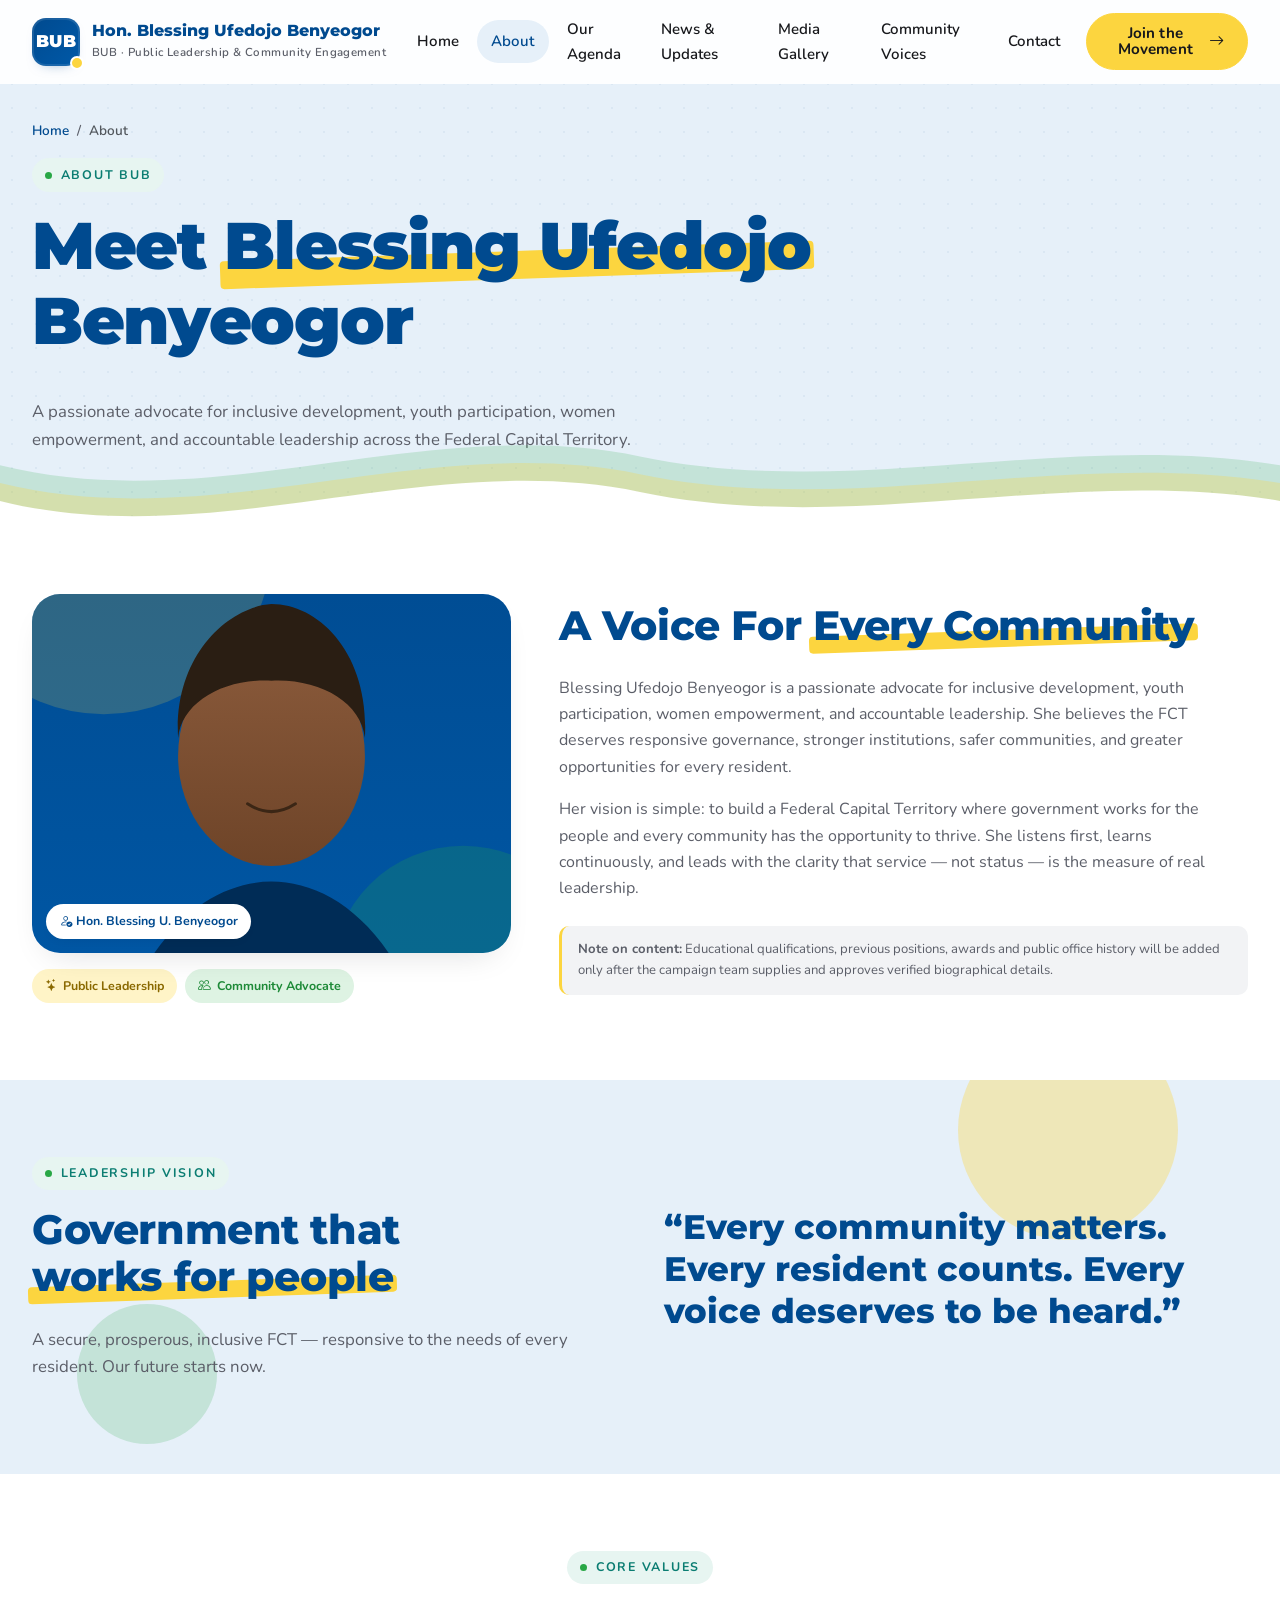
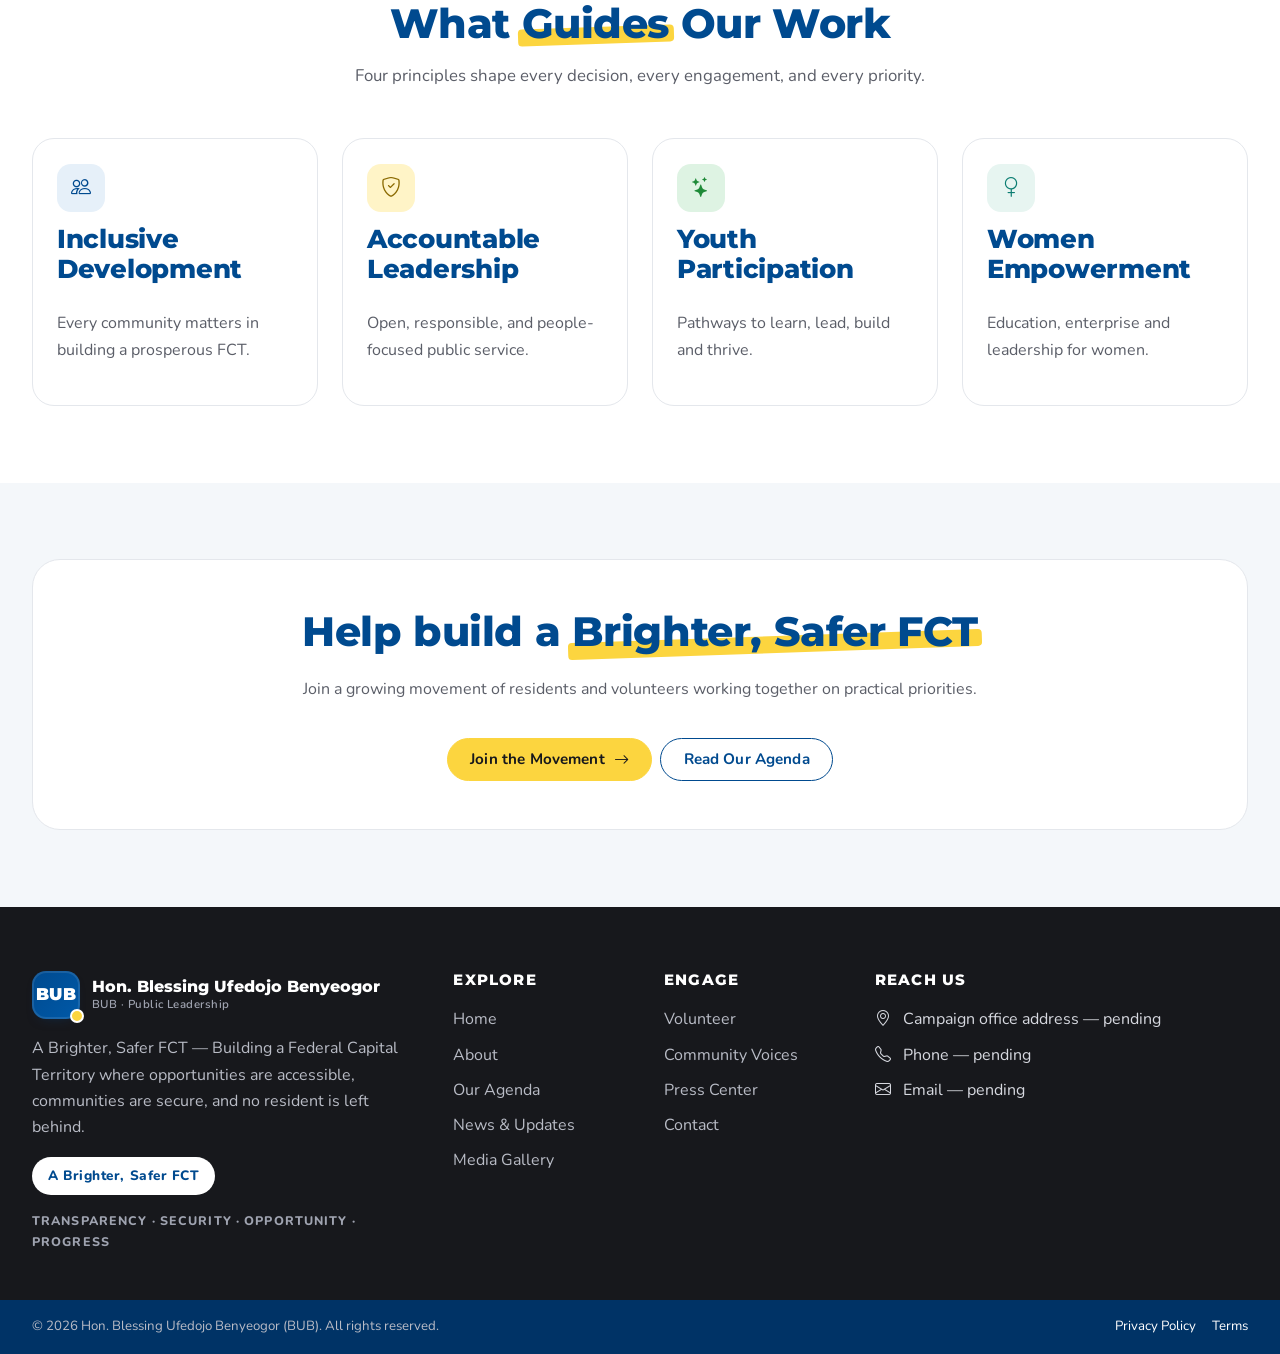
<file: about.html>
<!DOCTYPE html>
<html lang="en">
<head>
  <meta charset="UTF-8" />
  <meta name="viewport" content="width=device-width, initial-scale=1.0" />
  <title>About Hon. Blessing Ufedojo Benyeogor — BUB</title>
  <meta name="description" content="Biography, leadership vision and core values of Hon. Blessing Ufedojo Benyeogor (BUB) — a passionate advocate for inclusive development and accountable leadership in the FCT." />
  <meta name="theme-color" content="#004A8F" />
  <link rel="icon" type="image/svg+xml" href="assets/img/placeholders/favicon.svg" />
  <link rel="preconnect" href="https://fonts.googleapis.com" />
  <link rel="preconnect" href="https://fonts.gstatic.com" crossorigin />
  <link href="https://fonts.googleapis.com/css2?family=Montserrat:wght@700;800;900&family=Nunito:wght@400;600;700&family=Bricolage+Grotesque:wght@700;800&display=swap" rel="stylesheet" />
  <link href="https://cdn.jsdelivr.net/npm/bootstrap@5.3.3/dist/css/bootstrap.min.css" rel="stylesheet" />
  <link rel="stylesheet" href="https://cdn.jsdelivr.net/npm/bootstrap-icons@1.11.3/font/bootstrap-icons.min.css" />
  <link rel="stylesheet" href="assets/css/style.css" />
</head>
<body>
  <a class="skip-link" href="#main">Skip to main content</a>

  <header>
    <nav class="navbar navbar-expand-lg fixed-top bub-navbar" aria-label="Primary">
      <div class="container">
        <a class="navbar-brand p-0" href="index.html" aria-label="BUB home">
          <div class="brand-lockup">
            <div class="brand-mark" aria-hidden="true">BUB</div>
            <div class="brand-text">
              <span class="brand-name">Hon. Blessing Ufedojo Benyeogor</span>
              <span class="brand-sub">BUB · Public Leadership &amp; Community Engagement</span>
            </div>
          </div>
        </a>
        <button class="navbar-toggler ms-2" type="button" data-bs-toggle="collapse" data-bs-target="#primaryNav" aria-controls="primaryNav" aria-expanded="false" aria-label="Toggle navigation">
          <i class="bi bi-list fs-4" aria-hidden="true"></i>
        </button>
        <div class="collapse navbar-collapse" id="primaryNav">
          <ul class="navbar-nav ms-auto align-items-lg-center gap-lg-1">
            <li class="nav-item"><a class="nav-link" href="index.html">Home</a></li>
            <li class="nav-item"><a class="nav-link" href="about.html">About</a></li>
            <li class="nav-item"><a class="nav-link" href="agenda.html">Our Agenda</a></li>
            <li class="nav-item"><a class="nav-link" href="news.html">News &amp; Updates</a></li>
            <li class="nav-item"><a class="nav-link" href="gallery.html">Media Gallery</a></li>
            <li class="nav-item"><a class="nav-link" href="community-voices.html">Community Voices</a></li>
            <li class="nav-item"><a class="nav-link" href="contact.html">Contact</a></li>
            <li class="nav-item ms-lg-2 mt-2 mt-lg-0">
              <a class="btn btn-primary-bub btn-icon-arrow" href="volunteer.html">Join the Movement <i class="bi bi-arrow-right" aria-hidden="true"></i></a>
            </li>
          </ul>
        </div>
      </div>
    </nav>
  </header>

  <main id="main">
    <section class="page-head bg-dots" aria-labelledby="ph-title">
      <div class="container position-relative">
        <nav aria-label="breadcrumb">
          <ol class="breadcrumb">
            <li class="breadcrumb-item"><a href="index.html">Home</a></li>
            <li class="breadcrumb-item active" aria-current="page">About</li>
          </ol>
        </nav>
        <span class="eyebrow mb-3"><span class="dot" aria-hidden="true"></span> About BUB</span>
        <h1 id="ph-title">
          Meet <span class="marker-underline">Blessing Ufedojo</span><br />Benyeogor
        </h1>
        <p class="lead-sm mt-3">
          A passionate advocate for inclusive development, youth participation, women
          empowerment, and accountable leadership across the Federal Capital Territory.
        </p>
      </div>
      <div class="wave-divider" aria-hidden="true">
        <svg viewBox="0 0 1440 120" preserveAspectRatio="none" xmlns="http://www.w3.org/2000/svg">
          <path d="M0,60 C240,120 480,0 720,50 C960,100 1200,20 1440,60 L1440,120 L0,120 Z" fill="#28A745" opacity="0.18"/>
          <path d="M0,80 C240,140 480,20 720,70 C960,120 1200,40 1440,80 L1440,120 L0,120 Z" fill="#FCD53F" opacity="0.28"/>
          <path d="M0,100 C240,160 480,40 720,90 C960,140 1200,60 1440,100 L1440,120 L0,120 Z" fill="#ffffff"/>
        </svg>
      </div>
    </section>

    <!-- Biography -->
    <section class="section" aria-labelledby="bio-title">
      <div class="container">
        <div class="row feature-split g-5">
          <div class="col-lg-5 reveal">
            <div class="photo-frame">
              <img src="assets/img/placeholders/portrait.svg" alt="Portrait of Hon. Blessing Ufedojo Benyeogor — placeholder awaiting approved photograph" />
              <span class="photo-tag"><i class="bi bi-person-check me-1" aria-hidden="true"></i>Hon. Blessing U. Benyeogor</span>
            </div>
            <div class="mt-3 d-flex flex-wrap gap-2">
              <span class="pill-tag pill-yellow"><i class="bi bi-stars" aria-hidden="true"></i> Public Leadership</span>
              <span class="pill-tag pill-green"><i class="bi bi-people" aria-hidden="true"></i> Community Advocate</span>
            </div>
          </div>
          <div class="col-lg-7 reveal">
            <h2 id="bio-title">A Voice For <span class="marker-underline">Every Community</span></h2>
            <p>
              Blessing Ufedojo Benyeogor is a passionate advocate for inclusive development,
              youth participation, women empowerment, and accountable leadership. She believes
              the FCT deserves responsive governance, stronger institutions, safer communities,
              and greater opportunities for every resident.
            </p>
            <p>
              Her vision is simple: to build a Federal Capital Territory where government works
              for the people and every community has the opportunity to thrive. She listens
              first, learns continuously, and leads with the clarity that service — not status
              — is the measure of real leadership.
            </p>
            <div class="privacy-note mt-4">
              <strong>Note on content:</strong> Educational qualifications, previous positions,
              awards and public office history will be added only after the campaign team supplies
              and approves verified biographical details.
            </div>
          </div>
        </div>
      </div>
    </section>

    <!-- Vision -->
    <section class="section vision-section" aria-labelledby="vision-about-title">
      <span class="deco-shape d1" aria-hidden="true"></span>
      <span class="deco-shape d2" aria-hidden="true"></span>
      <div class="container position-relative">
        <div class="row g-5 align-items-center">
          <div class="col-lg-6 reveal">
            <span class="eyebrow mb-3"><span class="dot" aria-hidden="true"></span> Leadership Vision</span>
            <h2 id="vision-about-title">
              Government that <span class="marker-underline">works for people</span>
            </h2>
            <p class="lead-sm">
              A secure, prosperous, inclusive FCT — responsive to the needs of every resident.
              Our future starts now.
            </p>
          </div>
          <div class="col-lg-6 reveal">
            <blockquote class="editorial-quote">
              “Every community matters. Every resident counts. Every voice deserves to be heard.”
            </blockquote>
          </div>
        </div>
      </div>
    </section>

    <!-- Core values -->
    <section class="section" aria-labelledby="values-title">
      <div class="container">
        <div class="section-head reveal">
          <span class="eyebrow mb-3"><span class="dot" aria-hidden="true"></span> Core Values</span>
          <h2 id="values-title">What <span class="marker-underline">Guides</span> Our Work</h2>
          <p>Four principles shape every decision, every engagement, and every priority.</p>
        </div>
        <div class="row g-4">
          <div class="col-md-6 col-lg-3 reveal">
            <div class="card-plain h-100">
              <span class="icon-chip icon-chip-navy" aria-hidden="true"><i class="bi bi-people"></i></span>
              <h3>Inclusive Development</h3>
              <p>Every community matters in building a prosperous FCT.</p>
            </div>
          </div>
          <div class="col-md-6 col-lg-3 reveal">
            <div class="card-plain h-100">
              <span class="icon-chip icon-chip-yellow" aria-hidden="true"><i class="bi bi-shield-check"></i></span>
              <h3>Accountable Leadership</h3>
              <p>Open, responsible, and people-focused public service.</p>
            </div>
          </div>
          <div class="col-md-6 col-lg-3 reveal">
            <div class="card-plain h-100">
              <span class="icon-chip icon-chip-green" aria-hidden="true"><i class="bi bi-stars"></i></span>
              <h3>Youth Participation</h3>
              <p>Pathways to learn, lead, build and thrive.</p>
            </div>
          </div>
          <div class="col-md-6 col-lg-3 reveal">
            <div class="card-plain h-100">
              <span class="icon-chip icon-chip-teal" aria-hidden="true"><i class="bi bi-gender-female"></i></span>
              <h3>Women Empowerment</h3>
              <p>Education, enterprise and leadership for women.</p>
            </div>
          </div>
        </div>
      </div>
    </section>

    <!-- CTA -->
    <section class="section bg-neutral" aria-labelledby="about-cta-title">
      <div class="container">
        <div class="card-plain p-4 p-md-5 text-center" style="border-radius: var(--r-xl);">
          <h2 id="about-cta-title" class="mb-2">Help build a <span class="marker-underline">Brighter, Safer FCT</span></h2>
          <p class="mb-4">Join a growing movement of residents and volunteers working together on practical priorities.</p>
          <div class="d-flex flex-wrap gap-2 justify-content-center">
            <a class="btn btn-primary-bub btn-icon-arrow btn-lg" href="volunteer.html">Join the Movement <i class="bi bi-arrow-right" aria-hidden="true"></i></a>
            <a class="btn btn-outline-navy btn-lg" href="agenda.html">Read Our Agenda</a>
          </div>
        </div>
      </div>
    </section>
  </main>

  <footer class="bub-footer">
    <div class="container">
      <div class="row g-5">
        <div class="col-lg-4">
          <div class="brand-lockup mb-3">
            <div class="brand-mark" aria-hidden="true">BUB</div>
            <div class="brand-text">
              <span class="brand-name">Hon. Blessing Ufedojo Benyeogor</span>
              <span class="brand-sub">BUB · Public Leadership</span>
            </div>
          </div>
          <p class="mb-3" style="color:#B9BCC6;">A Brighter, Safer FCT — Building a Federal Capital Territory where opportunities are accessible, communities are secure, and no resident is left behind.</p>
          <div class="footer-slogan">A Brighter, Safer FCT</div>
          <div class="footer-dot-row mt-3">Transparency · Security · Opportunity · Progress</div>
        </div>
        <div class="col-6 col-lg-2">
          <h4>Explore</h4>
          <ul class="list-unstyled">
            <li><a href="index.html">Home</a></li>
            <li><a href="about.html">About</a></li>
            <li><a href="agenda.html">Our Agenda</a></li>
            <li><a href="news.html">News &amp; Updates</a></li>
            <li><a href="gallery.html">Media Gallery</a></li>
          </ul>
        </div>
        <div class="col-6 col-lg-2">
          <h4>Engage</h4>
          <ul class="list-unstyled">
            <li><a href="volunteer.html">Volunteer</a></li>
            <li><a href="community-voices.html">Community Voices</a></li>
            <li><a href="press.html">Press Center</a></li>
            <li><a href="contact.html">Contact</a></li>
          </ul>
        </div>
        <div class="col-lg-4">
          <h4>Reach Us</h4>
          <ul class="list-unstyled">
            <li><i class="bi bi-geo-alt me-2" aria-hidden="true"></i> Campaign office address — pending</li>
            <li><i class="bi bi-telephone me-2" aria-hidden="true"></i> Phone — pending</li>
            <li><i class="bi bi-envelope me-2" aria-hidden="true"></i> Email — pending</li>
          </ul>
        </div>
      </div>
    </div>
    <div class="footer-bottom">
      <div class="container d-flex flex-wrap justify-content-between align-items-center gap-2">
        <div>&copy; <span data-year>2026</span> Hon. Blessing Ufedojo Benyeogor (BUB). All rights reserved.</div>
        <div class="d-flex gap-3">
          <a href="#">Privacy Policy</a>
          <a href="#">Terms</a>
        </div>
      </div>
    </div>
  </footer>

  <script src="https://cdn.jsdelivr.net/npm/bootstrap@5.3.3/dist/js/bootstrap.bundle.min.js"></script>
  <script src="assets/js/main.js"></script>
</body>
</html>
</file>
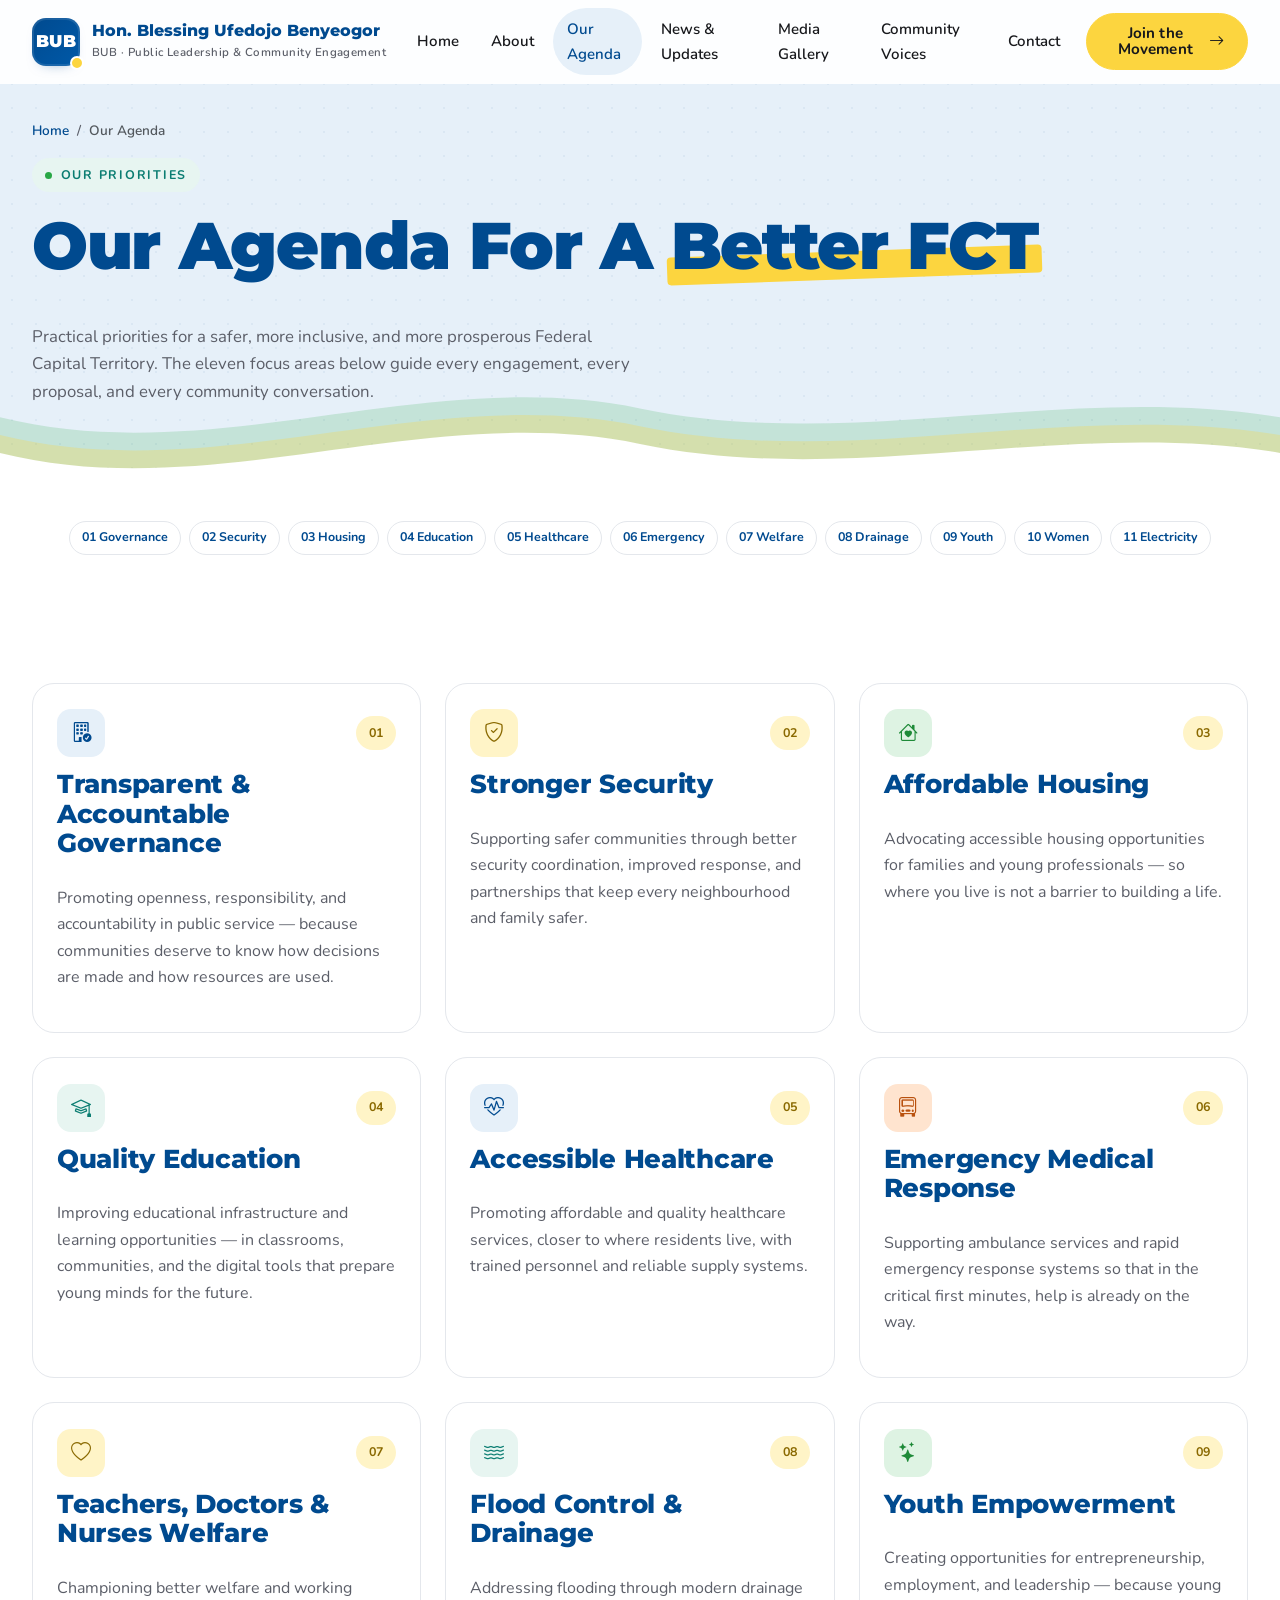
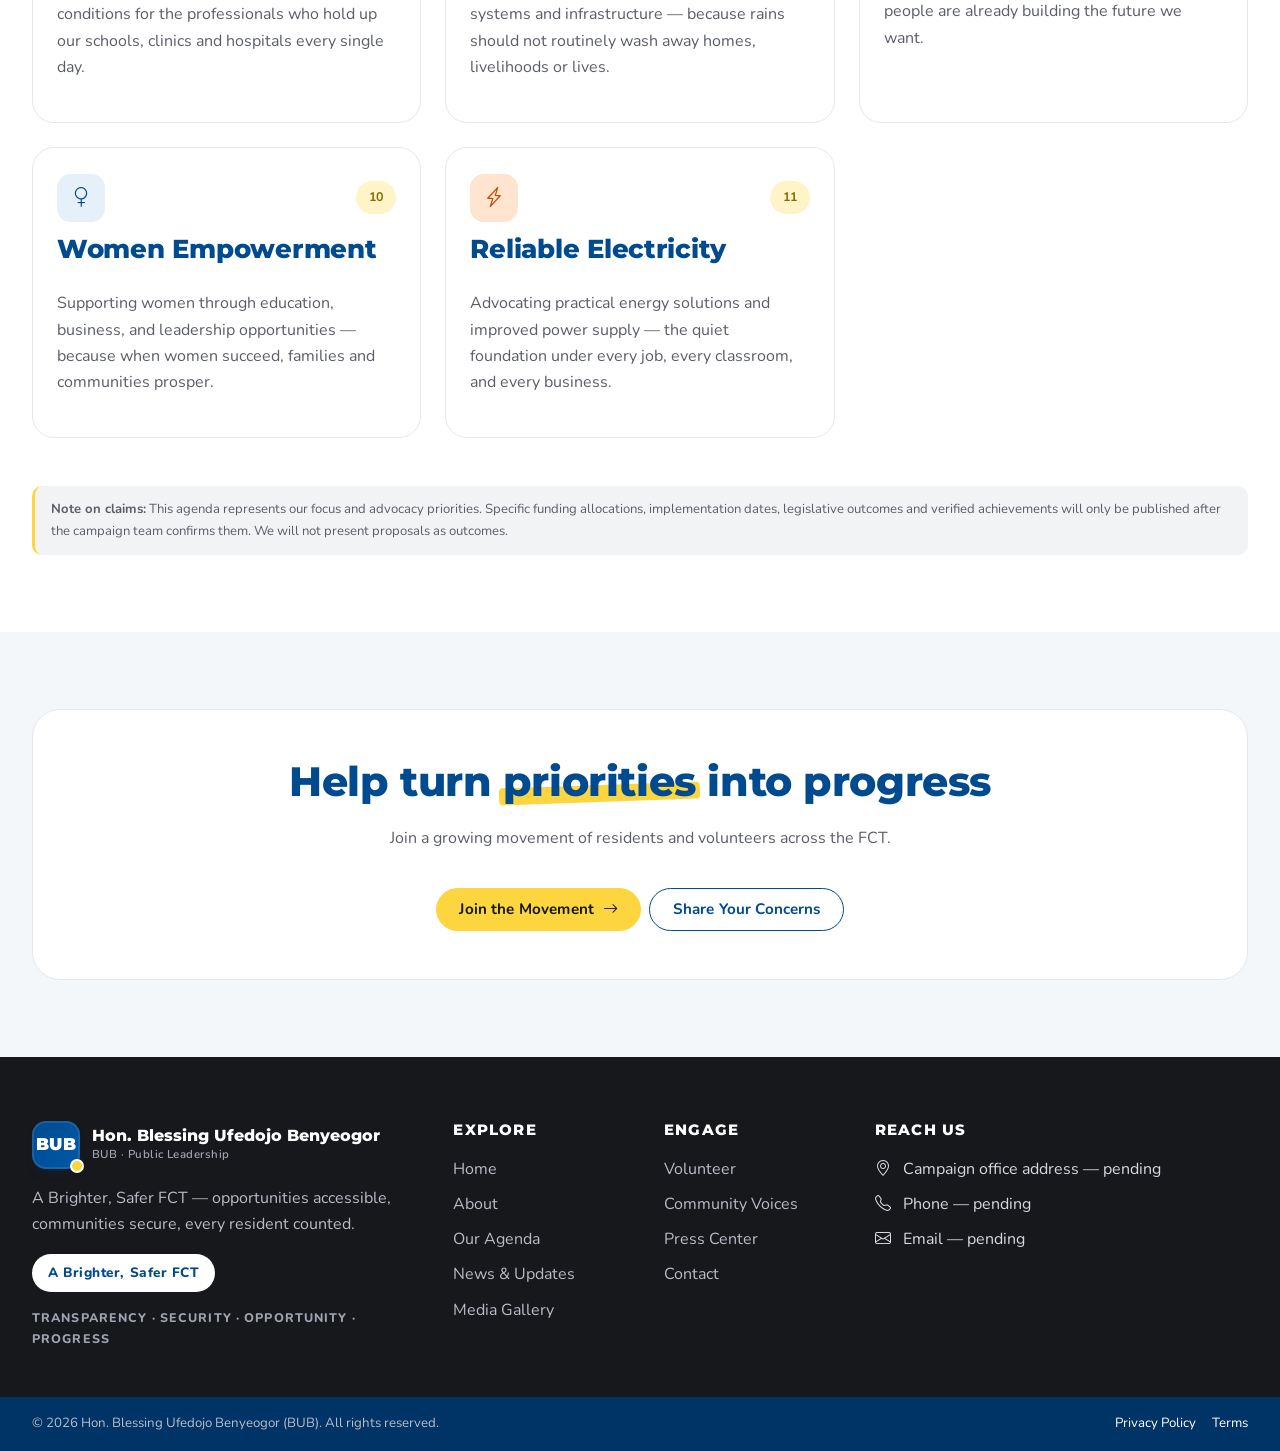
<file: agenda.html>
<!DOCTYPE html>
<html lang="en">
<head>
  <meta charset="UTF-8" />
  <meta name="viewport" content="width=device-width, initial-scale=1.0" />
  <title>Our Agenda For A Better FCT — Hon. Blessing Ufedojo Benyeogor (BUB)</title>
  <meta name="description" content="Eleven practical priorities for a safer, more inclusive, and more prosperous Federal Capital Territory." />
  <meta name="theme-color" content="#004A8F" />
  <link rel="icon" type="image/svg+xml" href="assets/img/placeholders/favicon.svg" />
  <link rel="preconnect" href="https://fonts.googleapis.com" />
  <link rel="preconnect" href="https://fonts.gstatic.com" crossorigin />
  <link href="https://fonts.googleapis.com/css2?family=Montserrat:wght@700;800;900&family=Nunito:wght@400;600;700&display=swap" rel="stylesheet" />
  <link href="https://cdn.jsdelivr.net/npm/bootstrap@5.3.3/dist/css/bootstrap.min.css" rel="stylesheet" />
  <link rel="stylesheet" href="https://cdn.jsdelivr.net/npm/bootstrap-icons@1.11.3/font/bootstrap-icons.min.css" />
  <link rel="stylesheet" href="assets/css/style.css" />
</head>
<body>
  <a class="skip-link" href="#main">Skip to main content</a>

  <header>
    <nav class="navbar navbar-expand-lg fixed-top bub-navbar" aria-label="Primary">
      <div class="container">
        <a class="navbar-brand p-0" href="index.html" aria-label="BUB home">
          <div class="brand-lockup">
            <div class="brand-mark" aria-hidden="true">BUB</div>
            <div class="brand-text">
              <span class="brand-name">Hon. Blessing Ufedojo Benyeogor</span>
              <span class="brand-sub">BUB · Public Leadership &amp; Community Engagement</span>
            </div>
          </div>
        </a>
        <button class="navbar-toggler ms-2" type="button" data-bs-toggle="collapse" data-bs-target="#primaryNav" aria-controls="primaryNav" aria-expanded="false" aria-label="Toggle navigation"><i class="bi bi-list fs-4" aria-hidden="true"></i></button>
        <div class="collapse navbar-collapse" id="primaryNav">
          <ul class="navbar-nav ms-auto align-items-lg-center gap-lg-1">
            <li class="nav-item"><a class="nav-link" href="index.html">Home</a></li>
            <li class="nav-item"><a class="nav-link" href="about.html">About</a></li>
            <li class="nav-item"><a class="nav-link" href="agenda.html">Our Agenda</a></li>
            <li class="nav-item"><a class="nav-link" href="news.html">News &amp; Updates</a></li>
            <li class="nav-item"><a class="nav-link" href="gallery.html">Media Gallery</a></li>
            <li class="nav-item"><a class="nav-link" href="community-voices.html">Community Voices</a></li>
            <li class="nav-item"><a class="nav-link" href="contact.html">Contact</a></li>
            <li class="nav-item ms-lg-2 mt-2 mt-lg-0"><a class="btn btn-primary-bub btn-icon-arrow" href="volunteer.html">Join the Movement <i class="bi bi-arrow-right" aria-hidden="true"></i></a></li>
          </ul>
        </div>
      </div>
    </nav>
  </header>

  <main id="main">
    <section class="page-head bg-dots" aria-labelledby="ph-title">
      <div class="container position-relative">
        <nav aria-label="breadcrumb">
          <ol class="breadcrumb">
            <li class="breadcrumb-item"><a href="index.html">Home</a></li>
            <li class="breadcrumb-item active" aria-current="page">Our Agenda</li>
          </ol>
        </nav>
        <span class="eyebrow mb-3"><span class="dot" aria-hidden="true"></span> Our Priorities</span>
        <h1 id="ph-title">Our Agenda For A <span class="marker-underline">Better FCT</span></h1>
        <p class="lead-sm mt-3">Practical priorities for a safer, more inclusive, and more prosperous Federal Capital Territory. The eleven focus areas below guide every engagement, every proposal, and every community conversation.</p>
      </div>
      <div class="wave-divider" aria-hidden="true">
        <svg viewBox="0 0 1440 120" preserveAspectRatio="none" xmlns="http://www.w3.org/2000/svg">
          <path d="M0,60 C240,120 480,0 720,50 C960,100 1200,20 1440,60 L1440,120 L0,120 Z" fill="#28A745" opacity="0.18"/>
          <path d="M0,80 C240,140 480,20 720,70 C960,120 1200,40 1440,80 L1440,120 L0,120 Z" fill="#FCD53F" opacity="0.28"/>
          <path d="M0,100 C240,160 480,40 720,90 C960,140 1200,60 1440,100 L1440,120 L0,120 Z" fill="#ffffff"/>
        </svg>
      </div>
    </section>

    <!-- In-page nav -->
    <section class="section-tight">
      <div class="container">
        <div class="d-flex flex-wrap gap-2 justify-content-center">
          <a class="pill-tag" href="#p01">01 Governance</a>
          <a class="pill-tag" href="#p02">02 Security</a>
          <a class="pill-tag" href="#p03">03 Housing</a>
          <a class="pill-tag" href="#p04">04 Education</a>
          <a class="pill-tag" href="#p05">05 Healthcare</a>
          <a class="pill-tag" href="#p06">06 Emergency</a>
          <a class="pill-tag" href="#p07">07 Welfare</a>
          <a class="pill-tag" href="#p08">08 Drainage</a>
          <a class="pill-tag" href="#p09">09 Youth</a>
          <a class="pill-tag" href="#p10">10 Women</a>
          <a class="pill-tag" href="#p11">11 Electricity</a>
        </div>
      </div>
    </section>

    <!-- Agenda items -->
    <section class="section" aria-label="Agenda detail">
      <div class="container">
        <div class="row g-4">
          <!-- Repeating pattern -->
          <!-- 1 -->
          <div class="col-md-6 col-lg-4 reveal" id="p01">
            <article class="card-plain h-100">
              <div class="d-flex justify-content-between align-items-center">
                <span class="icon-chip icon-chip-navy" aria-hidden="true"><i class="bi bi-building-check"></i></span>
                <span class="pill-tag pill-yellow">01</span>
              </div>
              <h3>Transparent &amp; Accountable Governance</h3>
              <p>Promoting openness, responsibility, and accountability in public service — because communities deserve to know how decisions are made and how resources are used.</p>
            </article>
          </div>
          <!-- 2 -->
          <div class="col-md-6 col-lg-4 reveal" id="p02">
            <article class="card-plain h-100">
              <div class="d-flex justify-content-between align-items-center">
                <span class="icon-chip icon-chip-yellow" aria-hidden="true"><i class="bi bi-shield-check"></i></span>
                <span class="pill-tag pill-yellow">02</span>
              </div>
              <h3>Stronger Security</h3>
              <p>Supporting safer communities through better security coordination, improved response, and partnerships that keep every neighbourhood and family safer.</p>
            </article>
          </div>
          <!-- 3 -->
          <div class="col-md-6 col-lg-4 reveal" id="p03">
            <article class="card-plain h-100">
              <div class="d-flex justify-content-between align-items-center">
                <span class="icon-chip icon-chip-green" aria-hidden="true"><i class="bi bi-house-heart"></i></span>
                <span class="pill-tag pill-yellow">03</span>
              </div>
              <h3>Affordable Housing</h3>
              <p>Advocating accessible housing opportunities for families and young professionals — so where you live is not a barrier to building a life.</p>
            </article>
          </div>
          <!-- 4 -->
          <div class="col-md-6 col-lg-4 reveal" id="p04">
            <article class="card-plain h-100">
              <div class="d-flex justify-content-between align-items-center">
                <span class="icon-chip icon-chip-teal" aria-hidden="true"><i class="bi bi-mortarboard"></i></span>
                <span class="pill-tag pill-yellow">04</span>
              </div>
              <h3>Quality Education</h3>
              <p>Improving educational infrastructure and learning opportunities — in classrooms, communities, and the digital tools that prepare young minds for the future.</p>
            </article>
          </div>
          <!-- 5 -->
          <div class="col-md-6 col-lg-4 reveal" id="p05">
            <article class="card-plain h-100">
              <div class="d-flex justify-content-between align-items-center">
                <span class="icon-chip icon-chip-navy" aria-hidden="true"><i class="bi bi-heart-pulse"></i></span>
                <span class="pill-tag pill-yellow">05</span>
              </div>
              <h3>Accessible Healthcare</h3>
              <p>Promoting affordable and quality healthcare services, closer to where residents live, with trained personnel and reliable supply systems.</p>
            </article>
          </div>
          <!-- 6 -->
          <div class="col-md-6 col-lg-4 reveal" id="p06">
            <article class="card-plain h-100">
              <div class="d-flex justify-content-between align-items-center">
                <span class="icon-chip icon-chip-apricot" aria-hidden="true"><i class="bi bi-truck-front"></i></span>
                <span class="pill-tag pill-yellow">06</span>
              </div>
              <h3>Emergency Medical Response</h3>
              <p>Supporting ambulance services and rapid emergency response systems so that in the critical first minutes, help is already on the way.</p>
            </article>
          </div>
          <!-- 7 -->
          <div class="col-md-6 col-lg-4 reveal" id="p07">
            <article class="card-plain h-100">
              <div class="d-flex justify-content-between align-items-center">
                <span class="icon-chip icon-chip-yellow" aria-hidden="true"><i class="bi bi-heart"></i></span>
                <span class="pill-tag pill-yellow">07</span>
              </div>
              <h3>Teachers, Doctors &amp; Nurses Welfare</h3>
              <p>Championing better welfare and working conditions for the professionals who hold up our schools, clinics and hospitals every single day.</p>
            </article>
          </div>
          <!-- 8 -->
          <div class="col-md-6 col-lg-4 reveal" id="p08">
            <article class="card-plain h-100">
              <div class="d-flex justify-content-between align-items-center">
                <span class="icon-chip icon-chip-teal" aria-hidden="true"><i class="bi bi-water"></i></span>
                <span class="pill-tag pill-yellow">08</span>
              </div>
              <h3>Flood Control &amp; Drainage</h3>
              <p>Addressing flooding through modern drainage systems and infrastructure — because rains should not routinely wash away homes, livelihoods or lives.</p>
            </article>
          </div>
          <!-- 9 -->
          <div class="col-md-6 col-lg-4 reveal" id="p09">
            <article class="card-plain h-100">
              <div class="d-flex justify-content-between align-items-center">
                <span class="icon-chip icon-chip-green" aria-hidden="true"><i class="bi bi-stars"></i></span>
                <span class="pill-tag pill-yellow">09</span>
              </div>
              <h3>Youth Empowerment</h3>
              <p>Creating opportunities for entrepreneurship, employment, and leadership — because young people are already building the future we want.</p>
            </article>
          </div>
          <!-- 10 -->
          <div class="col-md-6 col-lg-4 reveal" id="p10">
            <article class="card-plain h-100">
              <div class="d-flex justify-content-between align-items-center">
                <span class="icon-chip icon-chip-navy" aria-hidden="true"><i class="bi bi-gender-female"></i></span>
                <span class="pill-tag pill-yellow">10</span>
              </div>
              <h3>Women Empowerment</h3>
              <p>Supporting women through education, business, and leadership opportunities — because when women succeed, families and communities prosper.</p>
            </article>
          </div>
          <!-- 11 -->
          <div class="col-md-6 col-lg-4 reveal" id="p11">
            <article class="card-plain h-100">
              <div class="d-flex justify-content-between align-items-center">
                <span class="icon-chip icon-chip-apricot" aria-hidden="true"><i class="bi bi-lightning-charge"></i></span>
                <span class="pill-tag pill-yellow">11</span>
              </div>
              <h3>Reliable Electricity</h3>
              <p>Advocating practical energy solutions and improved power supply — the quiet foundation under every job, every classroom, and every business.</p>
            </article>
          </div>
        </div>

        <div class="privacy-note mt-5">
          <strong>Note on claims:</strong> This agenda represents our focus and advocacy
          priorities. Specific funding allocations, implementation dates, legislative outcomes
          and verified achievements will only be published after the campaign team confirms
          them. We will not present proposals as outcomes.
        </div>
      </div>
    </section>

    <!-- CTA -->
    <section class="section bg-neutral" aria-labelledby="agenda-cta">
      <div class="container">
        <div class="card-plain p-4 p-md-5 text-center" style="border-radius: var(--r-xl);">
          <h2 id="agenda-cta" class="mb-2">Help turn <span class="marker-underline">priorities</span> into progress</h2>
          <p class="mb-4">Join a growing movement of residents and volunteers across the FCT.</p>
          <div class="d-flex flex-wrap gap-2 justify-content-center">
            <a class="btn btn-primary-bub btn-icon-arrow btn-lg" href="volunteer.html">Join the Movement <i class="bi bi-arrow-right" aria-hidden="true"></i></a>
            <a class="btn btn-outline-navy btn-lg" href="contact.html">Share Your Concerns</a>
          </div>
        </div>
      </div>
    </section>
  </main>

  <footer class="bub-footer">
    <div class="container">
      <div class="row g-5">
        <div class="col-lg-4">
          <div class="brand-lockup mb-3"><div class="brand-mark" aria-hidden="true">BUB</div><div class="brand-text"><span class="brand-name">Hon. Blessing Ufedojo Benyeogor</span><span class="brand-sub">BUB · Public Leadership</span></div></div>
          <p class="mb-3" style="color:#B9BCC6;">A Brighter, Safer FCT — opportunities accessible, communities secure, every resident counted.</p>
          <div class="footer-slogan">A Brighter, Safer FCT</div>
          <div class="footer-dot-row mt-3">Transparency · Security · Opportunity · Progress</div>
        </div>
        <div class="col-6 col-lg-2"><h4>Explore</h4><ul class="list-unstyled"><li><a href="index.html">Home</a></li><li><a href="about.html">About</a></li><li><a href="agenda.html">Our Agenda</a></li><li><a href="news.html">News &amp; Updates</a></li><li><a href="gallery.html">Media Gallery</a></li></ul></div>
        <div class="col-6 col-lg-2"><h4>Engage</h4><ul class="list-unstyled"><li><a href="volunteer.html">Volunteer</a></li><li><a href="community-voices.html">Community Voices</a></li><li><a href="press.html">Press Center</a></li><li><a href="contact.html">Contact</a></li></ul></div>
        <div class="col-lg-4"><h4>Reach Us</h4><ul class="list-unstyled"><li><i class="bi bi-geo-alt me-2" aria-hidden="true"></i> Campaign office address — pending</li><li><i class="bi bi-telephone me-2" aria-hidden="true"></i> Phone — pending</li><li><i class="bi bi-envelope me-2" aria-hidden="true"></i> Email — pending</li></ul></div>
      </div>
    </div>
    <div class="footer-bottom"><div class="container d-flex flex-wrap justify-content-between align-items-center gap-2"><div>&copy; <span data-year>2026</span> Hon. Blessing Ufedojo Benyeogor (BUB). All rights reserved.</div><div class="d-flex gap-3"><a href="#">Privacy Policy</a><a href="#">Terms</a></div></div></div>
  </footer>

  <script src="https://cdn.jsdelivr.net/npm/bootstrap@5.3.3/dist/js/bootstrap.bundle.min.js"></script>
  <script src="assets/js/main.js"></script>
</body>
</html>
</file>
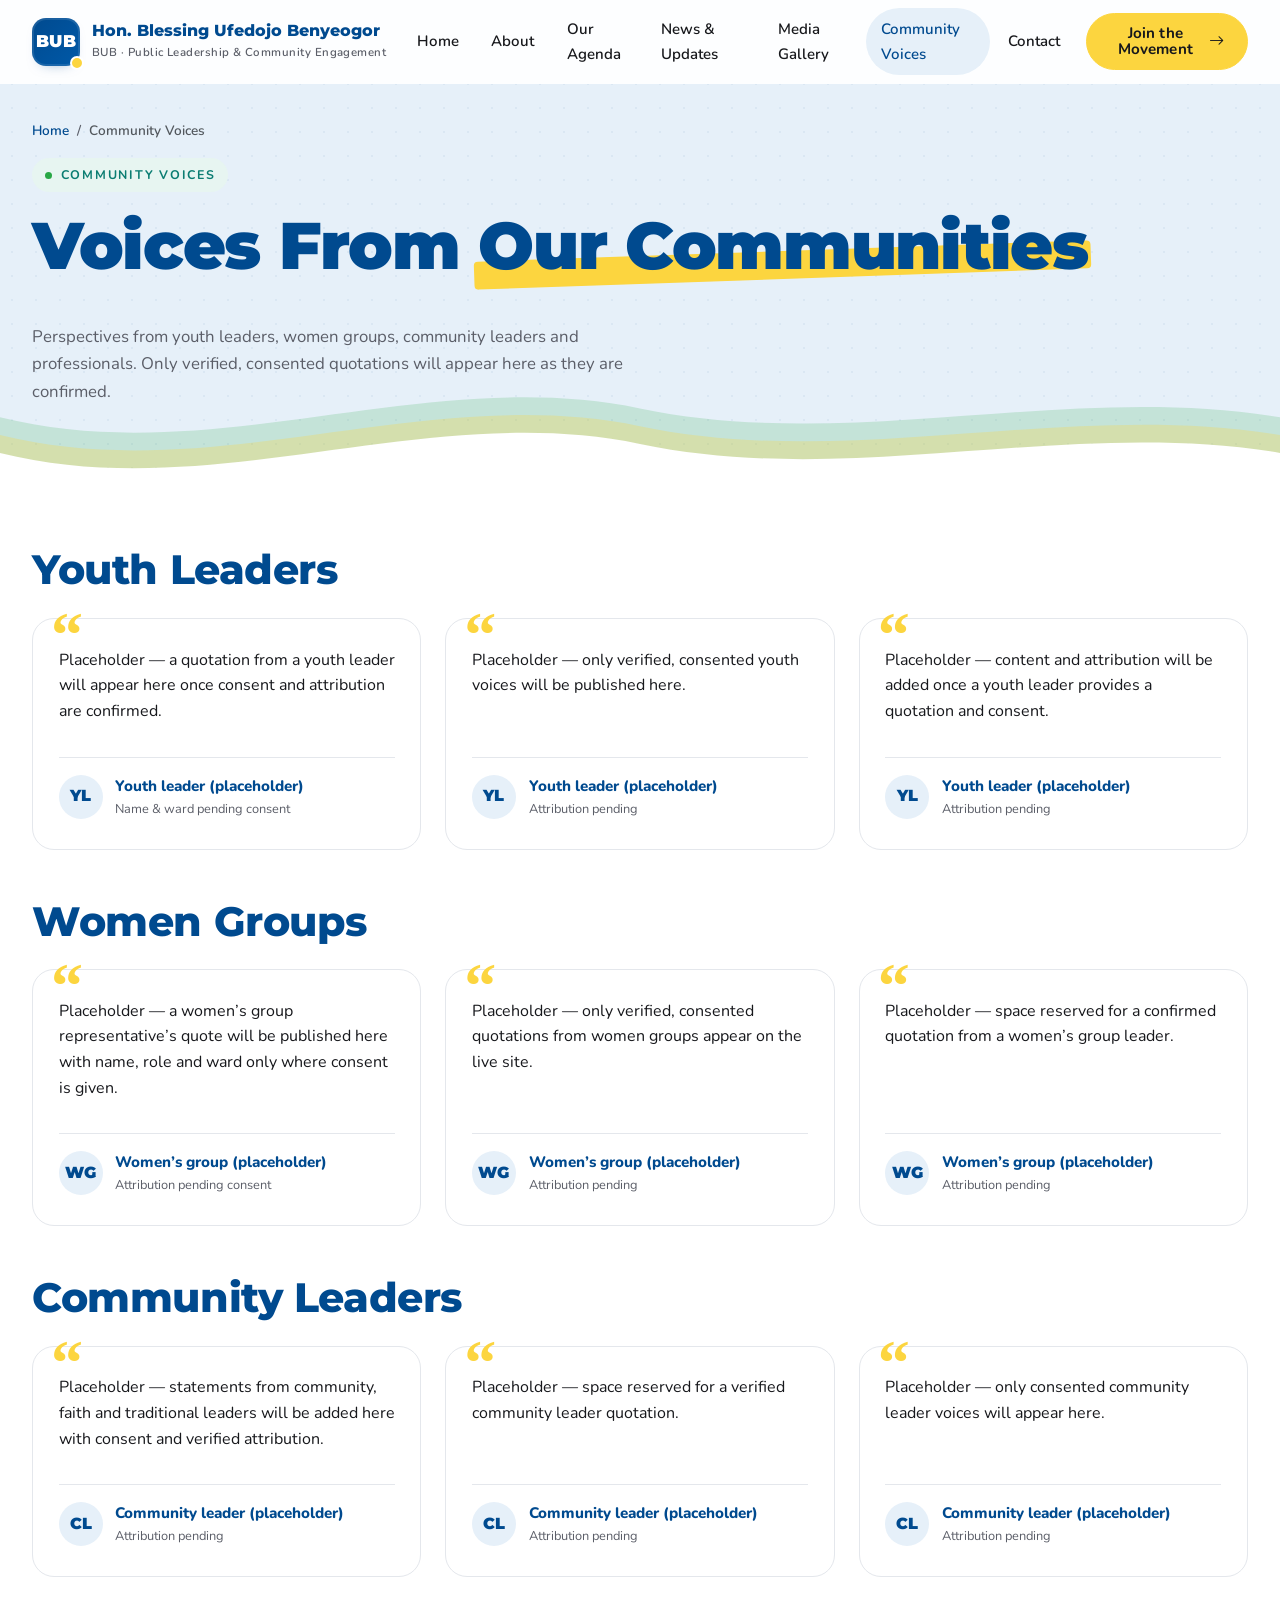
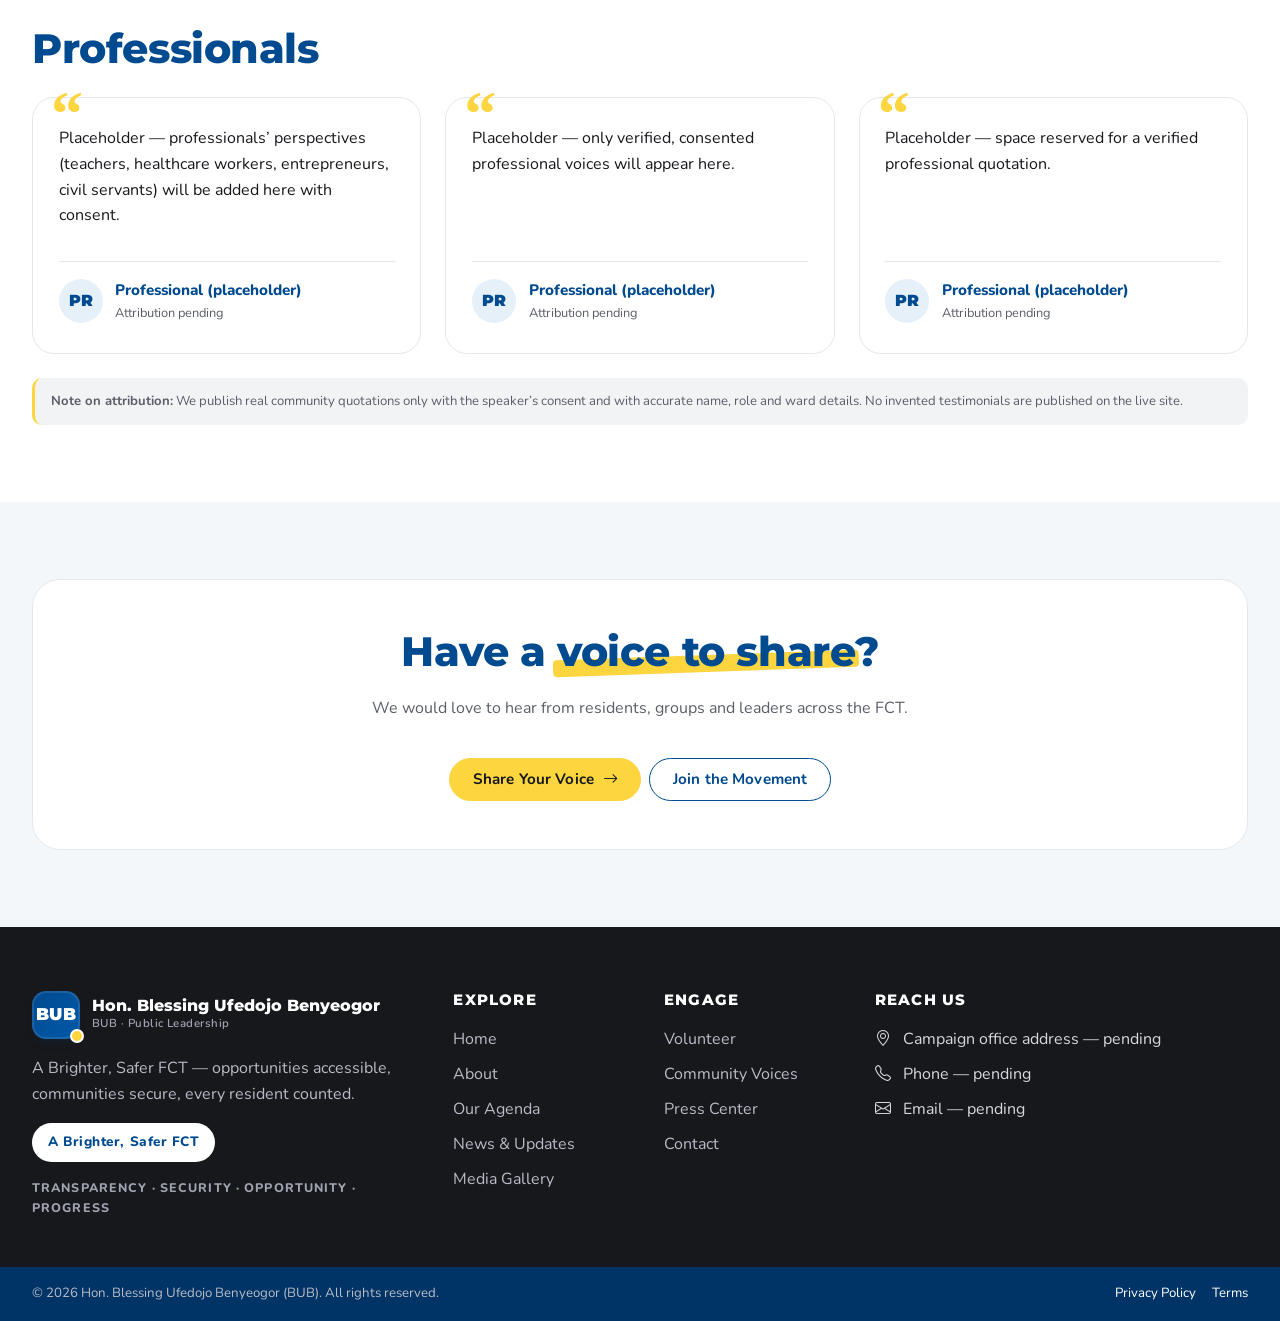
<file: community-voices.html>
<!DOCTYPE html>
<html lang="en">
<head>
<meta charset="UTF-8" />
<meta name="viewport" content="width=device-width, initial-scale=1.0" />
<title>Community Voices — Hon. Blessing Ufedojo Benyeogor (BUB)</title>
<meta name="description" content="Perspectives from youth leaders, women groups, community leaders and professionals across the FCT." />
<meta name="theme-color" content="#004A8F" />
<link rel="icon" type="image/svg+xml" href="assets/img/placeholders/favicon.svg" />
<link rel="preconnect" href="https://fonts.googleapis.com" />
<link rel="preconnect" href="https://fonts.gstatic.com" crossorigin />
<link href="https://fonts.googleapis.com/css2?family=Montserrat:wght@700;800;900&family=Nunito:wght@400;600;700&display=swap" rel="stylesheet" />
<link href="https://cdn.jsdelivr.net/npm/bootstrap@5.3.3/dist/css/bootstrap.min.css" rel="stylesheet" />
<link rel="stylesheet" href="https://cdn.jsdelivr.net/npm/bootstrap-icons@1.11.3/font/bootstrap-icons.min.css" />
<link rel="stylesheet" href="assets/css/style.css" />
</head>
<body>
<a class="skip-link" href="#main">Skip to main content</a>
<header>
<nav class="navbar navbar-expand-lg fixed-top bub-navbar" aria-label="Primary">
<div class="container">
<a class="navbar-brand p-0" href="index.html" aria-label="BUB home"><div class="brand-lockup"><div class="brand-mark" aria-hidden="true">BUB</div><div class="brand-text"><span class="brand-name">Hon. Blessing Ufedojo Benyeogor</span><span class="brand-sub">BUB · Public Leadership &amp; Community Engagement</span></div></div></a>
<button class="navbar-toggler ms-2" type="button" data-bs-toggle="collapse" data-bs-target="#primaryNav" aria-controls="primaryNav" aria-expanded="false" aria-label="Toggle navigation"><i class="bi bi-list fs-4" aria-hidden="true"></i></button>
<div class="collapse navbar-collapse" id="primaryNav">
<ul class="navbar-nav ms-auto align-items-lg-center gap-lg-1">
<li class="nav-item"><a class="nav-link" href="index.html">Home</a></li>
<li class="nav-item"><a class="nav-link" href="about.html">About</a></li>
<li class="nav-item"><a class="nav-link" href="agenda.html">Our Agenda</a></li>
<li class="nav-item"><a class="nav-link" href="news.html">News &amp; Updates</a></li>
<li class="nav-item"><a class="nav-link" href="gallery.html">Media Gallery</a></li>
<li class="nav-item"><a class="nav-link" href="community-voices.html">Community Voices</a></li>
<li class="nav-item"><a class="nav-link" href="contact.html">Contact</a></li>
<li class="nav-item ms-lg-2 mt-2 mt-lg-0"><a class="btn btn-primary-bub btn-icon-arrow" href="volunteer.html">Join the Movement <i class="bi bi-arrow-right" aria-hidden="true"></i></a></li>
</ul>
</div>
</div>
</nav>
</header>
<main id="main">
<section class="page-head bg-dots" aria-labelledby="ph-title">
<div class="container position-relative">
<nav aria-label="breadcrumb"><ol class="breadcrumb"><li class="breadcrumb-item"><a href="index.html">Home</a></li><li class="breadcrumb-item active" aria-current="page">Community Voices</li></ol></nav>
<span class="eyebrow mb-3"><span class="dot" aria-hidden="true"></span> Community Voices</span>
<h1 id="ph-title">Voices From <span class="marker-underline">Our Communities</span></h1>
<p class="lead-sm mt-3">Perspectives from youth leaders, women groups, community leaders and professionals. Only verified, consented quotations will appear here as they are confirmed.</p>
</div>
<div class="wave-divider" aria-hidden="true"><svg viewBox="0 0 1440 120" preserveAspectRatio="none" xmlns="http://www.w3.org/2000/svg"><path d="M0,60 C240,120 480,0 720,50 C960,100 1200,20 1440,60 L1440,120 L0,120 Z" fill="#28A745" opacity="0.18"/><path d="M0,80 C240,140 480,20 720,70 C960,120 1200,40 1440,80 L1440,120 L0,120 Z" fill="#FCD53F" opacity="0.28"/><path d="M0,100 C240,160 480,40 720,90 C960,140 1200,60 1440,100 L1440,120 L0,120 Z" fill="#ffffff"/></svg></div>
</section>

<section class="section">
<div class="container">

<h2 class="mb-4">Youth Leaders</h2>
<div class="row g-4 mb-5">
<div class="col-md-6 col-lg-4"><figure class="quote-card"><blockquote class="quote-body mb-0">Placeholder — a quotation from a youth leader will appear here once consent and attribution are confirmed.</blockquote><figcaption class="quote-who"><span class="avatar" aria-hidden="true">YL</span><div><div class="who-name">Youth leader (placeholder)</div><div class="who-role">Name &amp; ward pending consent</div></div></figcaption></figure></div>
<div class="col-md-6 col-lg-4"><figure class="quote-card"><blockquote class="quote-body mb-0">Placeholder — only verified, consented youth voices will be published here.</blockquote><figcaption class="quote-who"><span class="avatar" aria-hidden="true">YL</span><div><div class="who-name">Youth leader (placeholder)</div><div class="who-role">Attribution pending</div></div></figcaption></figure></div>
<div class="col-md-6 col-lg-4"><figure class="quote-card"><blockquote class="quote-body mb-0">Placeholder — content and attribution will be added once a youth leader provides a quotation and consent.</blockquote><figcaption class="quote-who"><span class="avatar" aria-hidden="true">YL</span><div><div class="who-name">Youth leader (placeholder)</div><div class="who-role">Attribution pending</div></div></figcaption></figure></div>
</div>

<h2 class="mb-4">Women Groups</h2>
<div class="row g-4 mb-5">
<div class="col-md-6 col-lg-4"><figure class="quote-card"><blockquote class="quote-body mb-0">Placeholder — a women’s group representative’s quote will be published here with name, role and ward only where consent is given.</blockquote><figcaption class="quote-who"><span class="avatar" aria-hidden="true">WG</span><div><div class="who-name">Women’s group (placeholder)</div><div class="who-role">Attribution pending consent</div></div></figcaption></figure></div>
<div class="col-md-6 col-lg-4"><figure class="quote-card"><blockquote class="quote-body mb-0">Placeholder — only verified, consented quotations from women groups appear on the live site.</blockquote><figcaption class="quote-who"><span class="avatar" aria-hidden="true">WG</span><div><div class="who-name">Women’s group (placeholder)</div><div class="who-role">Attribution pending</div></div></figcaption></figure></div>
<div class="col-md-6 col-lg-4"><figure class="quote-card"><blockquote class="quote-body mb-0">Placeholder — space reserved for a confirmed quotation from a women’s group leader.</blockquote><figcaption class="quote-who"><span class="avatar" aria-hidden="true">WG</span><div><div class="who-name">Women’s group (placeholder)</div><div class="who-role">Attribution pending</div></div></figcaption></figure></div>
</div>

<h2 class="mb-4">Community Leaders</h2>
<div class="row g-4 mb-5">
<div class="col-md-6 col-lg-4"><figure class="quote-card"><blockquote class="quote-body mb-0">Placeholder — statements from community, faith and traditional leaders will be added here with consent and verified attribution.</blockquote><figcaption class="quote-who"><span class="avatar" aria-hidden="true">CL</span><div><div class="who-name">Community leader (placeholder)</div><div class="who-role">Attribution pending</div></div></figcaption></figure></div>
<div class="col-md-6 col-lg-4"><figure class="quote-card"><blockquote class="quote-body mb-0">Placeholder — space reserved for a verified community leader quotation.</blockquote><figcaption class="quote-who"><span class="avatar" aria-hidden="true">CL</span><div><div class="who-name">Community leader (placeholder)</div><div class="who-role">Attribution pending</div></div></figcaption></figure></div>
<div class="col-md-6 col-lg-4"><figure class="quote-card"><blockquote class="quote-body mb-0">Placeholder — only consented community leader voices will appear here.</blockquote><figcaption class="quote-who"><span class="avatar" aria-hidden="true">CL</span><div><div class="who-name">Community leader (placeholder)</div><div class="who-role">Attribution pending</div></div></figcaption></figure></div>
</div>

<h2 class="mb-4">Professionals</h2>
<div class="row g-4 mb-4">
<div class="col-md-6 col-lg-4"><figure class="quote-card"><blockquote class="quote-body mb-0">Placeholder — professionals’ perspectives (teachers, healthcare workers, entrepreneurs, civil servants) will be added here with consent.</blockquote><figcaption class="quote-who"><span class="avatar" aria-hidden="true">PR</span><div><div class="who-name">Professional (placeholder)</div><div class="who-role">Attribution pending</div></div></figcaption></figure></div>
<div class="col-md-6 col-lg-4"><figure class="quote-card"><blockquote class="quote-body mb-0">Placeholder — only verified, consented professional voices will appear here.</blockquote><figcaption class="quote-who"><span class="avatar" aria-hidden="true">PR</span><div><div class="who-name">Professional (placeholder)</div><div class="who-role">Attribution pending</div></div></figcaption></figure></div>
<div class="col-md-6 col-lg-4"><figure class="quote-card"><blockquote class="quote-body mb-0">Placeholder — space reserved for a verified professional quotation.</blockquote><figcaption class="quote-who"><span class="avatar" aria-hidden="true">PR</span><div><div class="who-name">Professional (placeholder)</div><div class="who-role">Attribution pending</div></div></figcaption></figure></div>
</div>

<div class="privacy-note mt-4"><strong>Note on attribution:</strong> We publish real community quotations only with the speaker’s consent and with accurate name, role and ward details. No invented testimonials are published on the live site.</div>

</div>
</section>

<section class="section bg-neutral">
<div class="container">
<div class="card-plain p-4 p-md-5 text-center" style="border-radius: var(--r-xl);">
<h2 class="mb-2">Have a <span class="marker-underline">voice to share</span>?</h2>
<p class="mb-4">We would love to hear from residents, groups and leaders across the FCT.</p>
<div class="d-flex flex-wrap gap-2 justify-content-center">
<a class="btn btn-primary-bub btn-icon-arrow btn-lg" href="contact.html">Share Your Voice <i class="bi bi-arrow-right" aria-hidden="true"></i></a>
<a class="btn btn-outline-navy btn-lg" href="volunteer.html">Join the Movement</a>
</div>
</div>
</div>
</section>

</main>

<footer class="bub-footer">
<div class="container">
<div class="row g-5">
<div class="col-lg-4"><div class="brand-lockup mb-3"><div class="brand-mark" aria-hidden="true">BUB</div><div class="brand-text"><span class="brand-name">Hon. Blessing Ufedojo Benyeogor</span><span class="brand-sub">BUB · Public Leadership</span></div></div><p class="mb-3" style="color:#B9BCC6;">A Brighter, Safer FCT — opportunities accessible, communities secure, every resident counted.</p><div class="footer-slogan">A Brighter, Safer FCT</div><div class="footer-dot-row mt-3">Transparency · Security · Opportunity · Progress</div></div>
<div class="col-6 col-lg-2"><h4>Explore</h4><ul class="list-unstyled"><li><a href="index.html">Home</a></li><li><a href="about.html">About</a></li><li><a href="agenda.html">Our Agenda</a></li><li><a href="news.html">News &amp; Updates</a></li><li><a href="gallery.html">Media Gallery</a></li></ul></div>
<div class="col-6 col-lg-2"><h4>Engage</h4><ul class="list-unstyled"><li><a href="volunteer.html">Volunteer</a></li><li><a href="community-voices.html">Community Voices</a></li><li><a href="press.html">Press Center</a></li><li><a href="contact.html">Contact</a></li></ul></div>
<div class="col-lg-4"><h4>Reach Us</h4><ul class="list-unstyled"><li><i class="bi bi-geo-alt me-2" aria-hidden="true"></i> Campaign office address — pending</li><li><i class="bi bi-telephone me-2" aria-hidden="true"></i> Phone — pending</li><li><i class="bi bi-envelope me-2" aria-hidden="true"></i> Email — pending</li></ul></div>
</div>
</div>
<div class="footer-bottom"><div class="container d-flex flex-wrap justify-content-between align-items-center gap-2"><div>&copy; <span data-year>2026</span> Hon. Blessing Ufedojo Benyeogor (BUB). All rights reserved.</div><div class="d-flex gap-3"><a href="#">Privacy Policy</a><a href="#">Terms</a></div></div></div>
</footer>

<script src="https://cdn.jsdelivr.net/npm/bootstrap@5.3.3/dist/js/bootstrap.bundle.min.js"></script>
<script src="assets/js/main.js"></script>
</body>
</html>
</file>
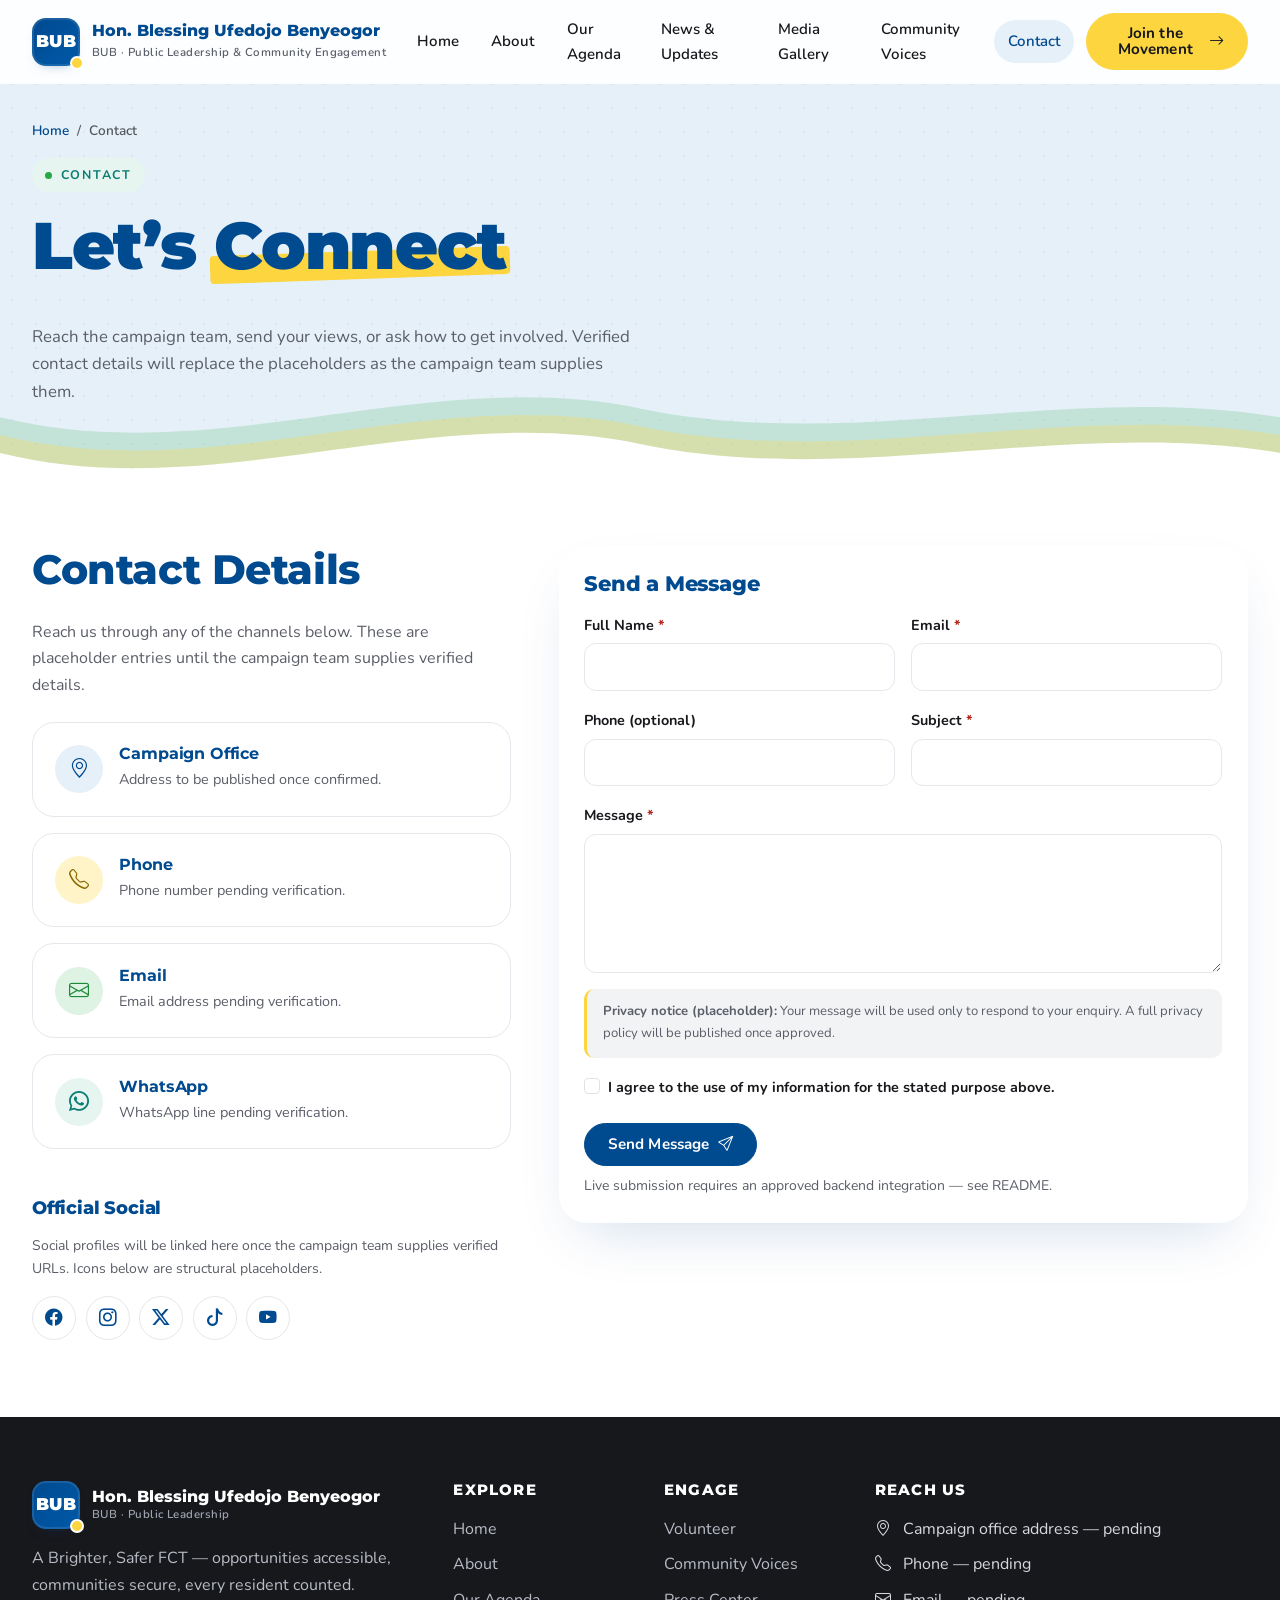
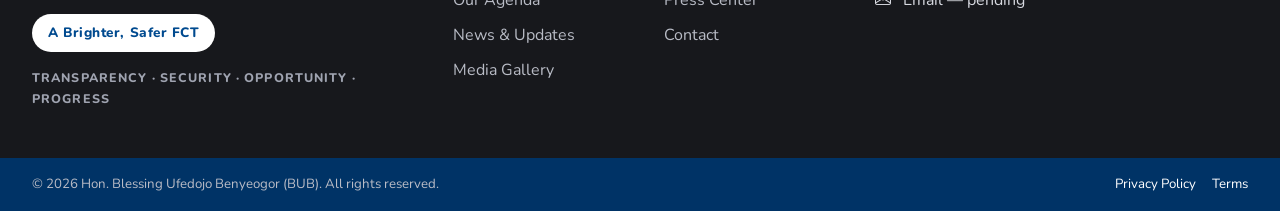
<file: contact.html>
<!DOCTYPE html>
<html lang="en">
<head>
  <meta charset="UTF-8" />
  <meta name="viewport" content="width=device-width, initial-scale=1.0" />
  <title>Contact — Hon. Blessing Ufedojo Benyeogor (BUB)</title>
  <meta name="description" content="Reach the BUB campaign team — office, phone, email, WhatsApp, and official social links." />
  <meta name="theme-color" content="#004A8F" />
  <link rel="icon" type="image/svg+xml" href="assets/img/placeholders/favicon.svg" />
  <link rel="preconnect" href="https://fonts.googleapis.com" />
  <link rel="preconnect" href="https://fonts.gstatic.com" crossorigin />
  <link href="https://fonts.googleapis.com/css2?family=Montserrat:wght@700;800;900&family=Nunito:wght@400;600;700&display=swap" rel="stylesheet" />
  <link href="https://cdn.jsdelivr.net/npm/bootstrap@5.3.3/dist/css/bootstrap.min.css" rel="stylesheet" />
  <link rel="stylesheet" href="https://cdn.jsdelivr.net/npm/bootstrap-icons@1.11.3/font/bootstrap-icons.min.css" />
  <link rel="stylesheet" href="assets/css/style.css" />
</head>
<body>
  <a class="skip-link" href="#main">Skip to main content</a>

  <header>
    <nav class="navbar navbar-expand-lg fixed-top bub-navbar" aria-label="Primary">
      <div class="container">
        <a class="navbar-brand p-0" href="index.html" aria-label="BUB home"><div class="brand-lockup"><div class="brand-mark" aria-hidden="true">BUB</div><div class="brand-text"><span class="brand-name">Hon. Blessing Ufedojo Benyeogor</span><span class="brand-sub">BUB · Public Leadership &amp; Community Engagement</span></div></div></a>
        <button class="navbar-toggler ms-2" type="button" data-bs-toggle="collapse" data-bs-target="#primaryNav" aria-controls="primaryNav" aria-expanded="false" aria-label="Toggle navigation"><i class="bi bi-list fs-4" aria-hidden="true"></i></button>
        <div class="collapse navbar-collapse" id="primaryNav">
          <ul class="navbar-nav ms-auto align-items-lg-center gap-lg-1">
            <li class="nav-item"><a class="nav-link" href="index.html">Home</a></li>
            <li class="nav-item"><a class="nav-link" href="about.html">About</a></li>
            <li class="nav-item"><a class="nav-link" href="agenda.html">Our Agenda</a></li>
            <li class="nav-item"><a class="nav-link" href="news.html">News &amp; Updates</a></li>
            <li class="nav-item"><a class="nav-link" href="gallery.html">Media Gallery</a></li>
            <li class="nav-item"><a class="nav-link" href="community-voices.html">Community Voices</a></li>
            <li class="nav-item"><a class="nav-link" href="contact.html">Contact</a></li>
            <li class="nav-item ms-lg-2 mt-2 mt-lg-0"><a class="btn btn-primary-bub btn-icon-arrow" href="volunteer.html">Join the Movement <i class="bi bi-arrow-right" aria-hidden="true"></i></a></li>
          </ul>
        </div>
      </div>
    </nav>
  </header>

  <main id="main">
    <section class="page-head bg-dots" aria-labelledby="ph-title">
      <div class="container position-relative">
        <nav aria-label="breadcrumb"><ol class="breadcrumb"><li class="breadcrumb-item"><a href="index.html">Home</a></li><li class="breadcrumb-item active" aria-current="page">Contact</li></ol></nav>
        <span class="eyebrow mb-3"><span class="dot" aria-hidden="true"></span> Contact</span>
        <h1 id="ph-title">Let’s <span class="marker-underline">Connect</span></h1>
        <p class="lead-sm mt-3">Reach the campaign team, send your views, or ask how to get involved. Verified contact details will replace the placeholders as the campaign team supplies them.</p>
      </div>
      <div class="wave-divider" aria-hidden="true"><svg viewBox="0 0 1440 120" preserveAspectRatio="none" xmlns="http://www.w3.org/2000/svg"><path d="M0,60 C240,120 480,0 720,50 C960,100 1200,20 1440,60 L1440,120 L0,120 Z" fill="#28A745" opacity="0.18"/><path d="M0,80 C240,140 480,20 720,70 C960,120 1200,40 1440,80 L1440,120 L0,120 Z" fill="#FCD53F" opacity="0.28"/><path d="M0,100 C240,160 480,40 720,90 C960,140 1200,60 1440,100 L1440,120 L0,120 Z" fill="#ffffff"/></svg></div>
    </section>

    <section class="section">
      <div class="container">
        <div class="row g-5">
          <div class="col-lg-5">
            <h2>Contact Details</h2>
            <p>Reach us through any of the channels below. These are placeholder entries until the campaign team supplies verified details.</p>

            <div class="d-grid gap-3 mt-4">
              <div class="contact-card">
                <span class="icon-chip icon-chip-navy icon-chip-round" aria-hidden="true"><i class="bi bi-geo-alt"></i></span>
                <div><h4>Campaign Office</h4><p>Address to be published once confirmed.</p></div>
              </div>
              <div class="contact-card">
                <span class="icon-chip icon-chip-yellow icon-chip-round" aria-hidden="true"><i class="bi bi-telephone"></i></span>
                <div><h4>Phone</h4><p>Phone number pending verification.</p></div>
              </div>
              <div class="contact-card">
                <span class="icon-chip icon-chip-green icon-chip-round" aria-hidden="true"><i class="bi bi-envelope"></i></span>
                <div><h4>Email</h4><p>Email address pending verification.</p></div>
              </div>
              <div class="contact-card">
                <span class="icon-chip icon-chip-teal icon-chip-round" aria-hidden="true"><i class="bi bi-whatsapp"></i></span>
                <div><h4>WhatsApp</h4><p>WhatsApp line pending verification.</p></div>
              </div>
            </div>

            <h3 class="mt-5 mb-3" style="font-size:1.15rem;">Official Social</h3>
            <p class="small">Social profiles will be linked here once the campaign team supplies verified URLs. Icons below are structural placeholders.</p>
            <div class="social-row">
              <a class="social-chip" href="#" aria-label="Facebook (placeholder)"><i class="bi bi-facebook" aria-hidden="true"></i></a>
              <a class="social-chip" href="#" aria-label="Instagram (placeholder)"><i class="bi bi-instagram" aria-hidden="true"></i></a>
              <a class="social-chip" href="#" aria-label="X (placeholder)"><i class="bi bi-twitter-x" aria-hidden="true"></i></a>
              <a class="social-chip" href="#" aria-label="TikTok (placeholder)"><i class="bi bi-tiktok" aria-hidden="true"></i></a>
              <a class="social-chip" href="#" aria-label="YouTube (placeholder)"><i class="bi bi-youtube" aria-hidden="true"></i></a>
            </div>
          </div>

          <div class="col-lg-7">
            <form class="form-card needs-validation" novalidate data-bub-form aria-label="Contact form">
              <div class="form-status" role="status" aria-live="polite"></div>
              <h3 class="mb-3" style="color:var(--navy); font-size:1.3rem;">Send a Message</h3>
              <div class="row g-3">
                <div class="col-md-6"><label for="cName" class="form-label">Full Name <span aria-hidden="true" style="color:#B42318;">*</span></label><input type="text" class="form-control" id="cName" name="full_name" required autocomplete="name" /><div class="invalid-feedback">Please enter your full name.</div></div>
                <div class="col-md-6"><label for="cEmail" class="form-label">Email <span aria-hidden="true" style="color:#B42318;">*</span></label><input type="email" class="form-control" id="cEmail" name="email" required autocomplete="email" /><div class="invalid-feedback">Please enter a valid email address.</div></div>
                <div class="col-md-6"><label for="cPhone" class="form-label">Phone (optional)</label><input type="tel" class="form-control" id="cPhone" name="phone" autocomplete="tel" /></div>
                <div class="col-md-6"><label for="cSubject" class="form-label">Subject <span aria-hidden="true" style="color:#B42318;">*</span></label><input type="text" class="form-control" id="cSubject" name="subject" required /><div class="invalid-feedback">Please add a subject.</div></div>
                <div class="col-12"><label for="cMessage" class="form-label">Message <span aria-hidden="true" style="color:#B42318;">*</span></label><textarea class="form-control" id="cMessage" name="message" rows="5" required></textarea><div class="invalid-feedback">Please enter your message.</div></div>
                <div class="col-12"><div class="privacy-note"><strong>Privacy notice (placeholder):</strong> Your message will be used only to respond to your enquiry. A full privacy policy will be published once approved.</div></div>
                <div class="col-12"><div class="form-check"><input class="form-check-input" type="checkbox" id="cConsent" name="consent" required /><label class="form-check-label" for="cConsent">I agree to the use of my information for the stated purpose above.</label><div class="invalid-feedback">You must accept the consent notice.</div></div></div>
                <div class="col-12 d-flex flex-wrap gap-2 align-items-center">
                  <button type="submit" class="btn btn-navy-bub btn-lg btn-icon-arrow">Send Message <i class="bi bi-send" aria-hidden="true"></i></button>
                  <small class="text-secondary-ink">Live submission requires an approved backend integration — see README.</small>
                </div>
              </div>
            </form>
          </div>
        </div>
      </div>
    </section>
  </main>

  <footer class="bub-footer">
    <div class="container">
      <div class="row g-5">
        <div class="col-lg-4"><div class="brand-lockup mb-3"><div class="brand-mark" aria-hidden="true">BUB</div><div class="brand-text"><span class="brand-name">Hon. Blessing Ufedojo Benyeogor</span><span class="brand-sub">BUB · Public Leadership</span></div></div><p class="mb-3" style="color:#B9BCC6;">A Brighter, Safer FCT — opportunities accessible, communities secure, every resident counted.</p><div class="footer-slogan">A Brighter, Safer FCT</div><div class="footer-dot-row mt-3">Transparency · Security · Opportunity · Progress</div></div>
        <div class="col-6 col-lg-2"><h4>Explore</h4><ul class="list-unstyled"><li><a href="index.html">Home</a></li><li><a href="about.html">About</a></li><li><a href="agenda.html">Our Agenda</a></li><li><a href="news.html">News &amp; Updates</a></li><li><a href="gallery.html">Media Gallery</a></li></ul></div>
        <div class="col-6 col-lg-2"><h4>Engage</h4><ul class="list-unstyled"><li><a href="volunteer.html">Volunteer</a></li><li><a href="community-voices.html">Community Voices</a></li><li><a href="press.html">Press Center</a></li><li><a href="contact.html">Contact</a></li></ul></div>
        <div class="col-lg-4"><h4>Reach Us</h4><ul class="list-unstyled"><li><i class="bi bi-geo-alt me-2" aria-hidden="true"></i> Campaign office address — pending</li><li><i class="bi bi-telephone me-2" aria-hidden="true"></i> Phone — pending</li><li><i class="bi bi-envelope me-2" aria-hidden="true"></i> Email — pending</li></ul></div>
      </div>
    </div>
    <div class="footer-bottom"><div class="container d-flex flex-wrap justify-content-between align-items-center gap-2"><div>&copy; <span data-year>2026</span> Hon. Blessing Ufedojo Benyeogor (BUB). All rights reserved.</div><div class="d-flex gap-3"><a href="#">Privacy Policy</a><a href="#">Terms</a></div></div></div>
  </footer>

  <script src="https://cdn.jsdelivr.net/npm/bootstrap@5.3.3/dist/js/bootstrap.bundle.min.js"></script>
  <script src="assets/js/main.js"></script>
</body>
</html>
</file>
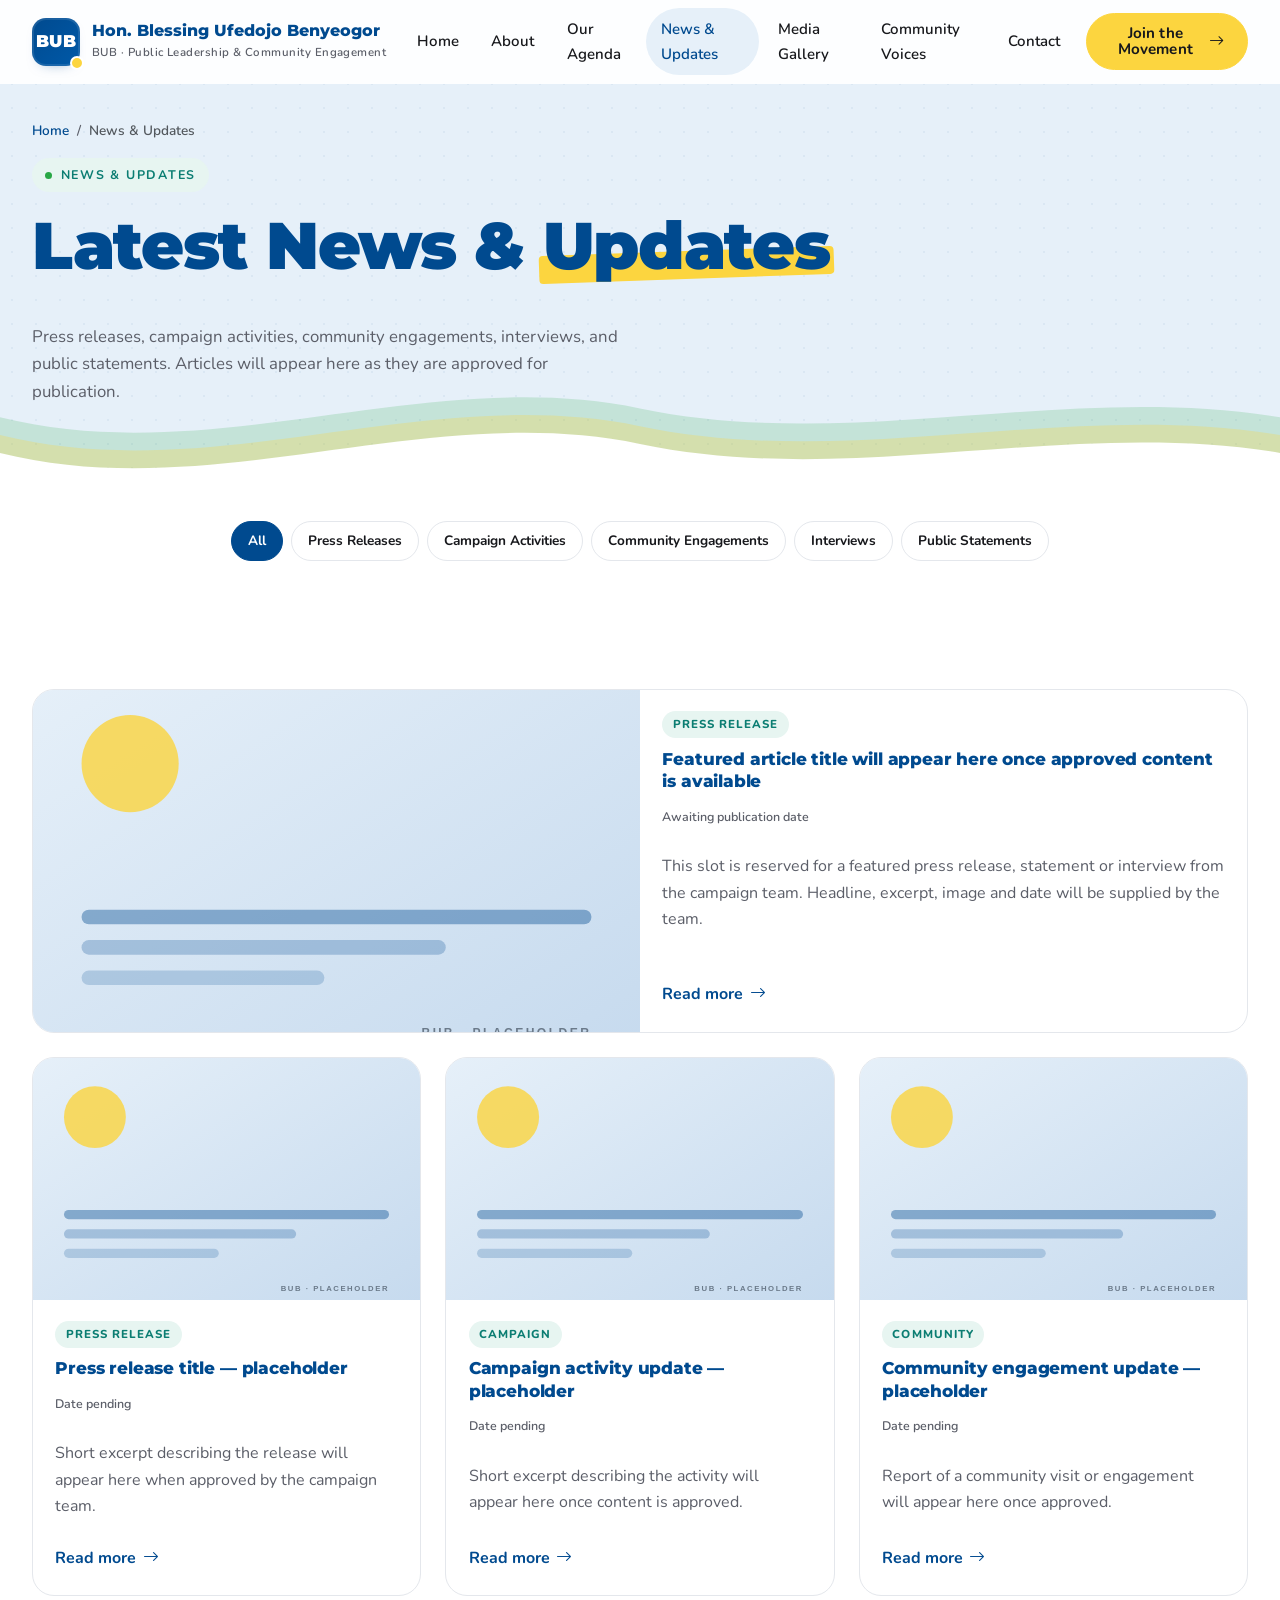
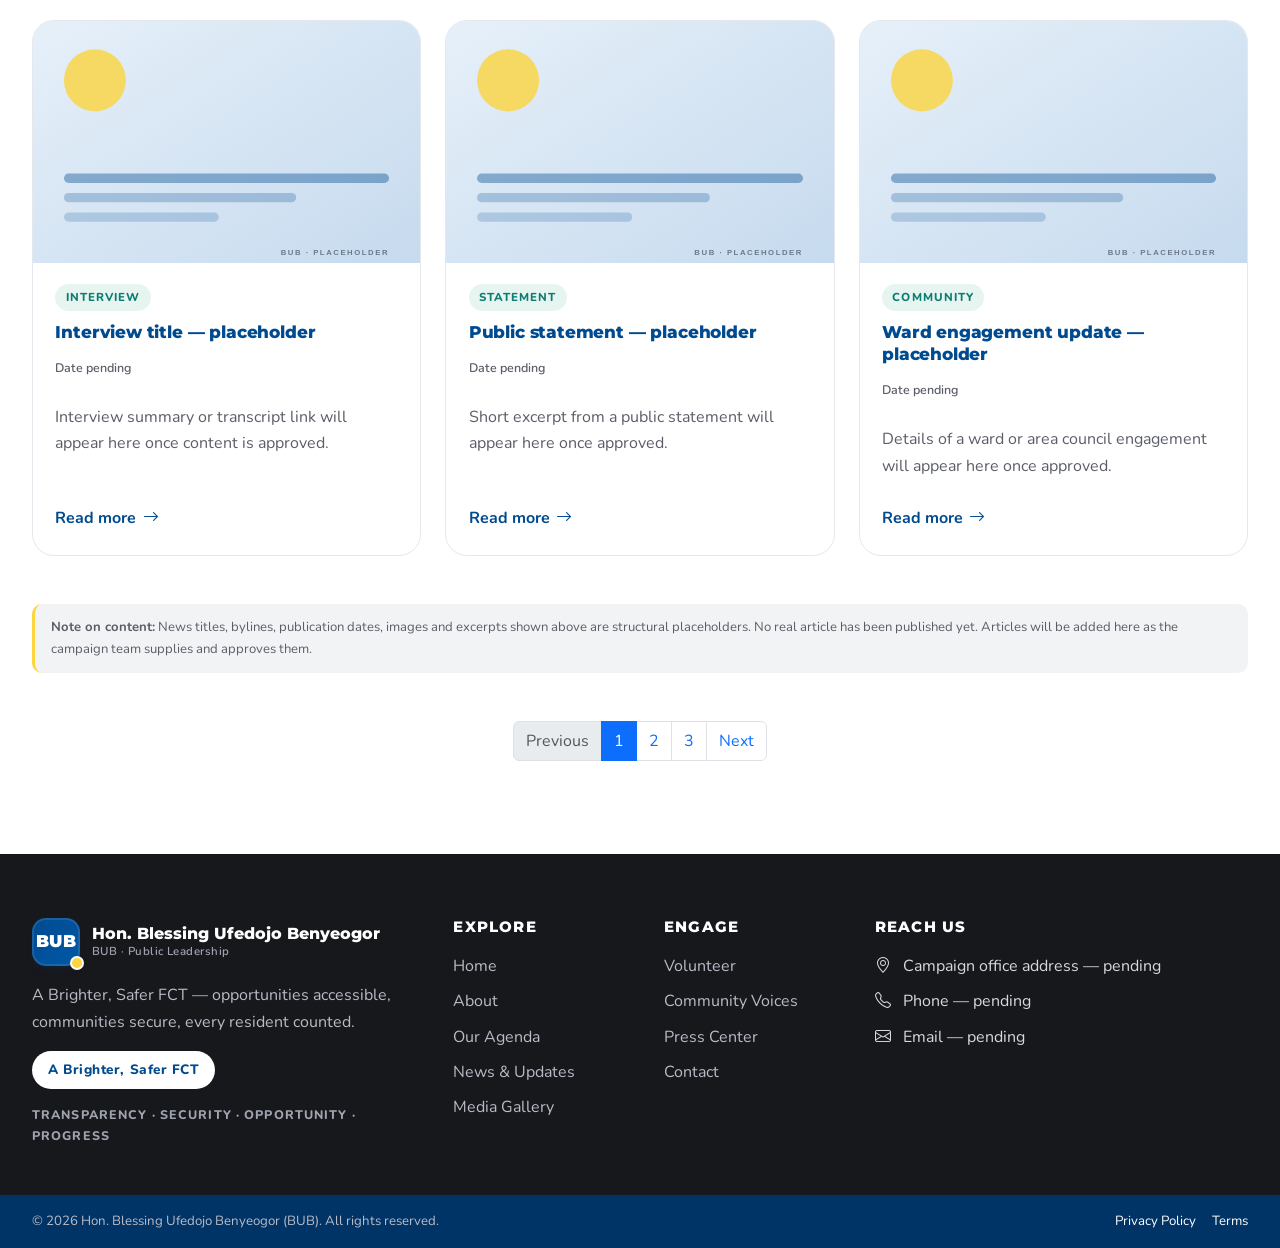
<file: news.html>
<!DOCTYPE html>
<html lang="en">
<head>
  <meta charset="UTF-8" />
  <meta name="viewport" content="width=device-width, initial-scale=1.0" />
  <title>News &amp; Updates — Hon. Blessing Ufedojo Benyeogor (BUB)</title>
  <meta name="description" content="Press releases, campaign activities, community engagements, interviews and public statements from Hon. Blessing Ufedojo Benyeogor." />
  <meta name="theme-color" content="#004A8F" />
  <link rel="icon" type="image/svg+xml" href="assets/img/placeholders/favicon.svg" />
  <link rel="preconnect" href="https://fonts.googleapis.com" />
  <link rel="preconnect" href="https://fonts.gstatic.com" crossorigin />
  <link href="https://fonts.googleapis.com/css2?family=Montserrat:wght@700;800;900&family=Nunito:wght@400;600;700&display=swap" rel="stylesheet" />
  <link href="https://cdn.jsdelivr.net/npm/bootstrap@5.3.3/dist/css/bootstrap.min.css" rel="stylesheet" />
  <link rel="stylesheet" href="https://cdn.jsdelivr.net/npm/bootstrap-icons@1.11.3/font/bootstrap-icons.min.css" />
  <link rel="stylesheet" href="assets/css/style.css" />
</head>
<body>
  <a class="skip-link" href="#main">Skip to main content</a>

  <header>
    <nav class="navbar navbar-expand-lg fixed-top bub-navbar" aria-label="Primary">
      <div class="container">
        <a class="navbar-brand p-0" href="index.html" aria-label="BUB home"><div class="brand-lockup"><div class="brand-mark" aria-hidden="true">BUB</div><div class="brand-text"><span class="brand-name">Hon. Blessing Ufedojo Benyeogor</span><span class="brand-sub">BUB · Public Leadership &amp; Community Engagement</span></div></div></a>
        <button class="navbar-toggler ms-2" type="button" data-bs-toggle="collapse" data-bs-target="#primaryNav" aria-controls="primaryNav" aria-expanded="false" aria-label="Toggle navigation"><i class="bi bi-list fs-4" aria-hidden="true"></i></button>
        <div class="collapse navbar-collapse" id="primaryNav">
          <ul class="navbar-nav ms-auto align-items-lg-center gap-lg-1">
            <li class="nav-item"><a class="nav-link" href="index.html">Home</a></li>
            <li class="nav-item"><a class="nav-link" href="about.html">About</a></li>
            <li class="nav-item"><a class="nav-link" href="agenda.html">Our Agenda</a></li>
            <li class="nav-item"><a class="nav-link" href="news.html">News &amp; Updates</a></li>
            <li class="nav-item"><a class="nav-link" href="gallery.html">Media Gallery</a></li>
            <li class="nav-item"><a class="nav-link" href="community-voices.html">Community Voices</a></li>
            <li class="nav-item"><a class="nav-link" href="contact.html">Contact</a></li>
            <li class="nav-item ms-lg-2 mt-2 mt-lg-0"><a class="btn btn-primary-bub btn-icon-arrow" href="volunteer.html">Join the Movement <i class="bi bi-arrow-right" aria-hidden="true"></i></a></li>
          </ul>
        </div>
      </div>
    </nav>
  </header>

  <main id="main">
    <section class="page-head bg-dots" aria-labelledby="ph-title">
      <div class="container position-relative">
        <nav aria-label="breadcrumb"><ol class="breadcrumb"><li class="breadcrumb-item"><a href="index.html">Home</a></li><li class="breadcrumb-item active" aria-current="page">News &amp; Updates</li></ol></nav>
        <span class="eyebrow mb-3"><span class="dot" aria-hidden="true"></span> News &amp; Updates</span>
        <h1 id="ph-title">Latest News &amp; <span class="marker-underline">Updates</span></h1>
        <p class="lead-sm mt-3">Press releases, campaign activities, community engagements, interviews, and public statements. Articles will appear here as they are approved for publication.</p>
      </div>
      <div class="wave-divider" aria-hidden="true"><svg viewBox="0 0 1440 120" preserveAspectRatio="none" xmlns="http://www.w3.org/2000/svg"><path d="M0,60 C240,120 480,0 720,50 C960,100 1200,20 1440,60 L1440,120 L0,120 Z" fill="#28A745" opacity="0.18"/><path d="M0,80 C240,140 480,20 720,70 C960,120 1200,40 1440,80 L1440,120 L0,120 Z" fill="#FCD53F" opacity="0.28"/><path d="M0,100 C240,160 480,40 720,90 C960,140 1200,60 1440,100 L1440,120 L0,120 Z" fill="#ffffff"/></svg></div>
    </section>

    <!-- Category filters -->
    <section class="section-tight">
      <div class="container">
        <div class="d-flex flex-wrap gap-2 justify-content-center">
          <button type="button" class="filter-btn active" data-gallery-filter="all">All</button>
          <button type="button" class="filter-btn" data-gallery-filter="press">Press Releases</button>
          <button type="button" class="filter-btn" data-gallery-filter="campaign">Campaign Activities</button>
          <button type="button" class="filter-btn" data-gallery-filter="community">Community Engagements</button>
          <button type="button" class="filter-btn" data-gallery-filter="interview">Interviews</button>
          <button type="button" class="filter-btn" data-gallery-filter="statement">Public Statements</button>
        </div>
      </div>
    </section>

    <!-- Articles -->
    <section class="section" aria-label="Articles">
      <div class="container">
        <div class="row g-4" data-gallery>
          <!-- Featured -->
          <div class="col-lg-12" data-cat="press">
            <article class="news-card">
              <div class="row g-0">
                <div class="col-md-6">
                  <div class="news-thumb" style="aspect-ratio: 16/9; height:100%;"><img src="assets/img/placeholders/news-thumb.svg" alt="Featured article thumbnail placeholder" loading="lazy" /></div>
                </div>
                <div class="col-md-6">
                  <div class="news-body h-100">
                    <span class="news-cat">Press Release</span>
                    <h3>Featured article title will appear here once approved content is available</h3>
                    <p class="news-meta">Awaiting publication date</p>
                    <p>This slot is reserved for a featured press release, statement or interview from the campaign team. Headline, excerpt, image and date will be supplied by the team.</p>
                    <span class="news-link">Read more <i class="bi bi-arrow-right" aria-hidden="true"></i></span>
                  </div>
                </div>
              </div>
            </article>
          </div>

          <!-- Standard cards (placeholder set) -->
          <div class="col-md-6 col-lg-4" data-cat="press">
            <article class="news-card h-100">
              <div class="news-thumb"><img src="assets/img/placeholders/news-thumb.svg" alt="Placeholder" loading="lazy" /></div>
              <div class="news-body">
                <span class="news-cat">Press Release</span>
                <h3>Press release title — placeholder</h3>
                <p class="news-meta">Date pending</p>
                <p>Short excerpt describing the release will appear here when approved by the campaign team.</p>
                <span class="news-link">Read more <i class="bi bi-arrow-right" aria-hidden="true"></i></span>
              </div>
            </article>
          </div>

          <div class="col-md-6 col-lg-4" data-cat="campaign">
            <article class="news-card h-100">
              <div class="news-thumb"><img src="assets/img/placeholders/news-thumb.svg" alt="Placeholder" loading="lazy" /></div>
              <div class="news-body">
                <span class="news-cat">Campaign</span>
                <h3>Campaign activity update — placeholder</h3>
                <p class="news-meta">Date pending</p>
                <p>Short excerpt describing the activity will appear here once content is approved.</p>
                <span class="news-link">Read more <i class="bi bi-arrow-right" aria-hidden="true"></i></span>
              </div>
            </article>
          </div>

          <div class="col-md-6 col-lg-4" data-cat="community">
            <article class="news-card h-100">
              <div class="news-thumb"><img src="assets/img/placeholders/news-thumb.svg" alt="Placeholder" loading="lazy" /></div>
              <div class="news-body">
                <span class="news-cat">Community</span>
                <h3>Community engagement update — placeholder</h3>
                <p class="news-meta">Date pending</p>
                <p>Report of a community visit or engagement will appear here once approved.</p>
                <span class="news-link">Read more <i class="bi bi-arrow-right" aria-hidden="true"></i></span>
              </div>
            </article>
          </div>

          <div class="col-md-6 col-lg-4" data-cat="interview">
            <article class="news-card h-100">
              <div class="news-thumb"><img src="assets/img/placeholders/news-thumb.svg" alt="Placeholder" loading="lazy" /></div>
              <div class="news-body">
                <span class="news-cat">Interview</span>
                <h3>Interview title — placeholder</h3>
                <p class="news-meta">Date pending</p>
                <p>Interview summary or transcript link will appear here once content is approved.</p>
                <span class="news-link">Read more <i class="bi bi-arrow-right" aria-hidden="true"></i></span>
              </div>
            </article>
          </div>

          <div class="col-md-6 col-lg-4" data-cat="statement">
            <article class="news-card h-100">
              <div class="news-thumb"><img src="assets/img/placeholders/news-thumb.svg" alt="Placeholder" loading="lazy" /></div>
              <div class="news-body">
                <span class="news-cat">Statement</span>
                <h3>Public statement — placeholder</h3>
                <p class="news-meta">Date pending</p>
                <p>Short excerpt from a public statement will appear here once approved.</p>
                <span class="news-link">Read more <i class="bi bi-arrow-right" aria-hidden="true"></i></span>
              </div>
            </article>
          </div>

          <div class="col-md-6 col-lg-4" data-cat="community campaign">
            <article class="news-card h-100">
              <div class="news-thumb"><img src="assets/img/placeholders/news-thumb.svg" alt="Placeholder" loading="lazy" /></div>
              <div class="news-body">
                <span class="news-cat">Community</span>
                <h3>Ward engagement update — placeholder</h3>
                <p class="news-meta">Date pending</p>
                <p>Details of a ward or area council engagement will appear here once approved.</p>
                <span class="news-link">Read more <i class="bi bi-arrow-right" aria-hidden="true"></i></span>
              </div>
            </article>
          </div>
        </div>

        <div class="privacy-note mt-5">
          <strong>Note on content:</strong> News titles, bylines, publication dates, images and
          excerpts shown above are structural placeholders. No real article has been published
          yet. Articles will be added here as the campaign team supplies and approves them.
        </div>

        <nav class="mt-5 d-flex justify-content-center" aria-label="Articles pagination">
          <ul class="pagination">
            <li class="page-item disabled"><a class="page-link" href="#" tabindex="-1">Previous</a></li>
            <li class="page-item active"><a class="page-link" href="#">1</a></li>
            <li class="page-item"><a class="page-link" href="#">2</a></li>
            <li class="page-item"><a class="page-link" href="#">3</a></li>
            <li class="page-item"><a class="page-link" href="#">Next</a></li>
          </ul>
        </nav>
      </div>
    </section>
  </main>

  <footer class="bub-footer">
    <div class="container">
      <div class="row g-5">
        <div class="col-lg-4"><div class="brand-lockup mb-3"><div class="brand-mark" aria-hidden="true">BUB</div><div class="brand-text"><span class="brand-name">Hon. Blessing Ufedojo Benyeogor</span><span class="brand-sub">BUB · Public Leadership</span></div></div><p class="mb-3" style="color:#B9BCC6;">A Brighter, Safer FCT — opportunities accessible, communities secure, every resident counted.</p><div class="footer-slogan">A Brighter, Safer FCT</div><div class="footer-dot-row mt-3">Transparency · Security · Opportunity · Progress</div></div>
        <div class="col-6 col-lg-2"><h4>Explore</h4><ul class="list-unstyled"><li><a href="index.html">Home</a></li><li><a href="about.html">About</a></li><li><a href="agenda.html">Our Agenda</a></li><li><a href="news.html">News &amp; Updates</a></li><li><a href="gallery.html">Media Gallery</a></li></ul></div>
        <div class="col-6 col-lg-2"><h4>Engage</h4><ul class="list-unstyled"><li><a href="volunteer.html">Volunteer</a></li><li><a href="community-voices.html">Community Voices</a></li><li><a href="press.html">Press Center</a></li><li><a href="contact.html">Contact</a></li></ul></div>
        <div class="col-lg-4"><h4>Reach Us</h4><ul class="list-unstyled"><li><i class="bi bi-geo-alt me-2" aria-hidden="true"></i> Campaign office address — pending</li><li><i class="bi bi-telephone me-2" aria-hidden="true"></i> Phone — pending</li><li><i class="bi bi-envelope me-2" aria-hidden="true"></i> Email — pending</li></ul></div>
      </div>
    </div>
    <div class="footer-bottom"><div class="container d-flex flex-wrap justify-content-between align-items-center gap-2"><div>&copy; <span data-year>2026</span> Hon. Blessing Ufedojo Benyeogor (BUB). All rights reserved.</div><div class="d-flex gap-3"><a href="#">Privacy Policy</a><a href="#">Terms</a></div></div></div>
  </footer>

  <script src="https://cdn.jsdelivr.net/npm/bootstrap@5.3.3/dist/js/bootstrap.bundle.min.js"></script>
  <script src="assets/js/main.js"></script>
</body>
</html>
</file>
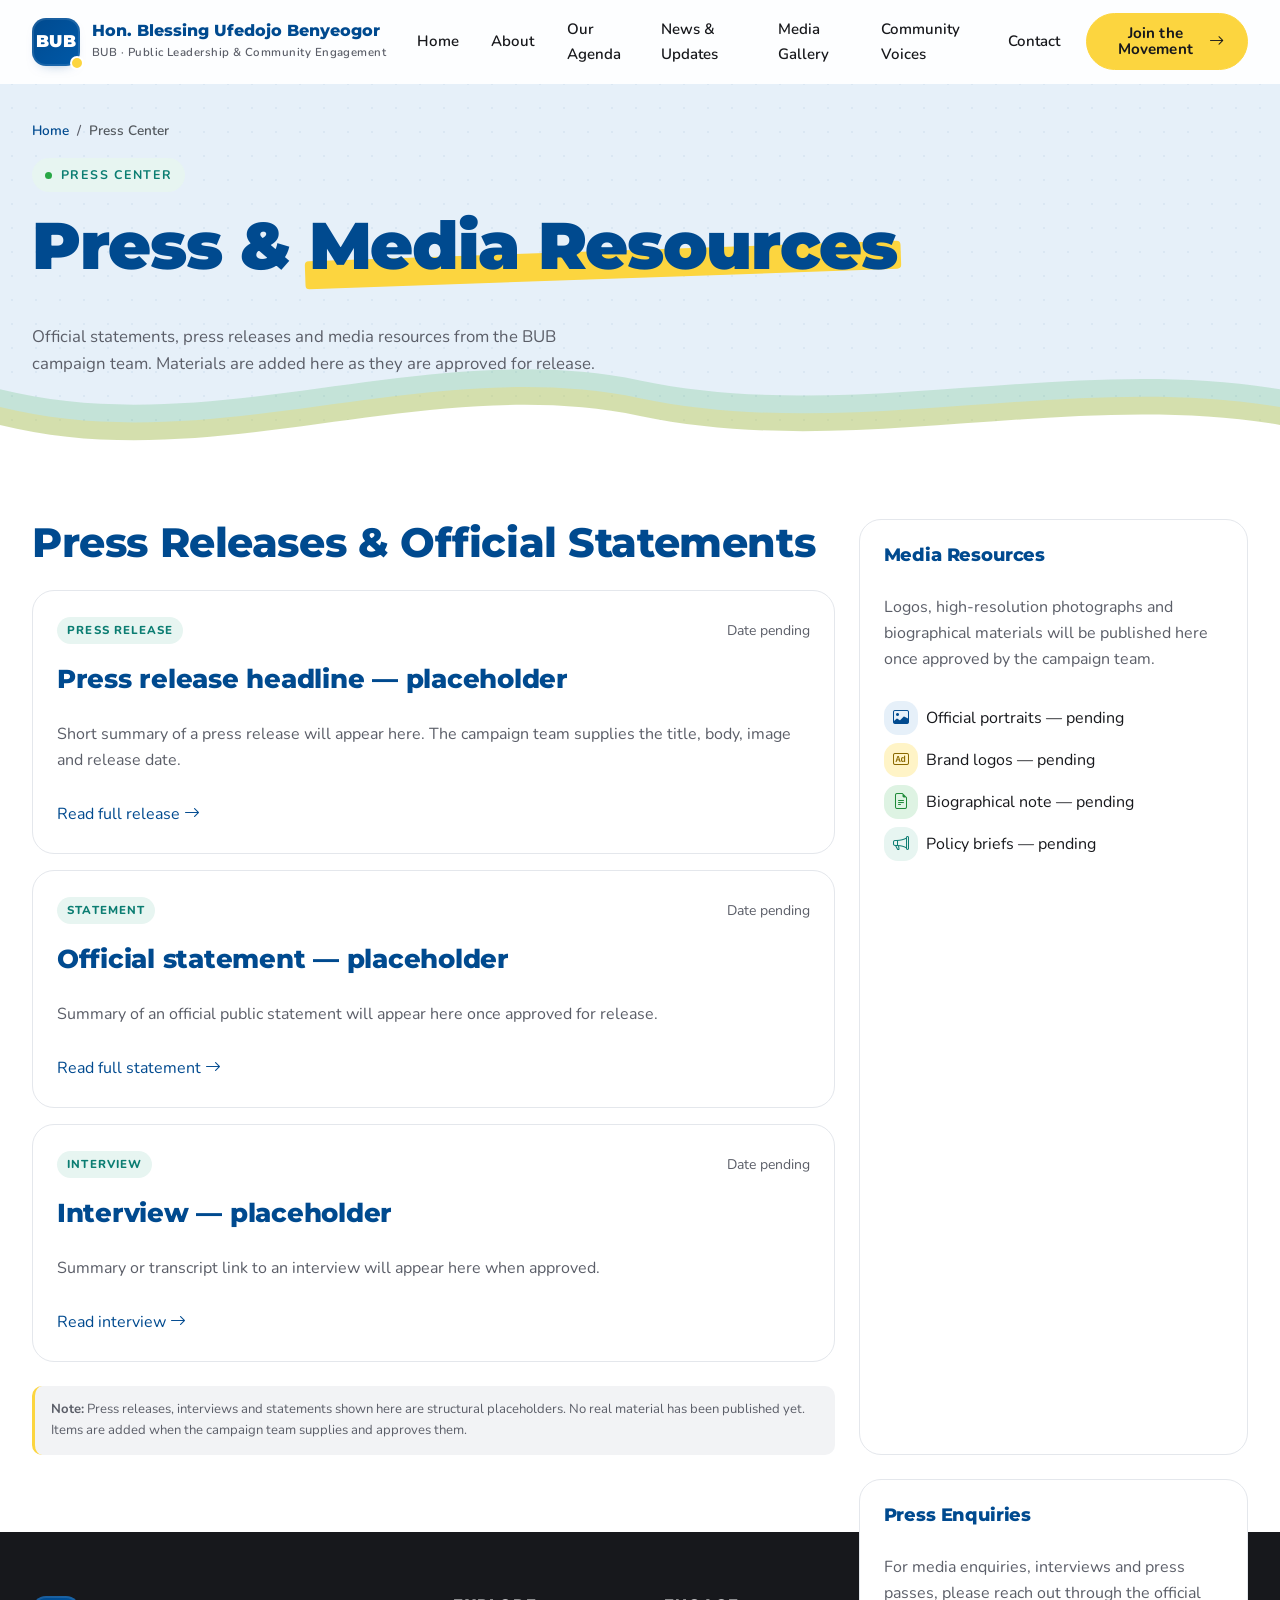
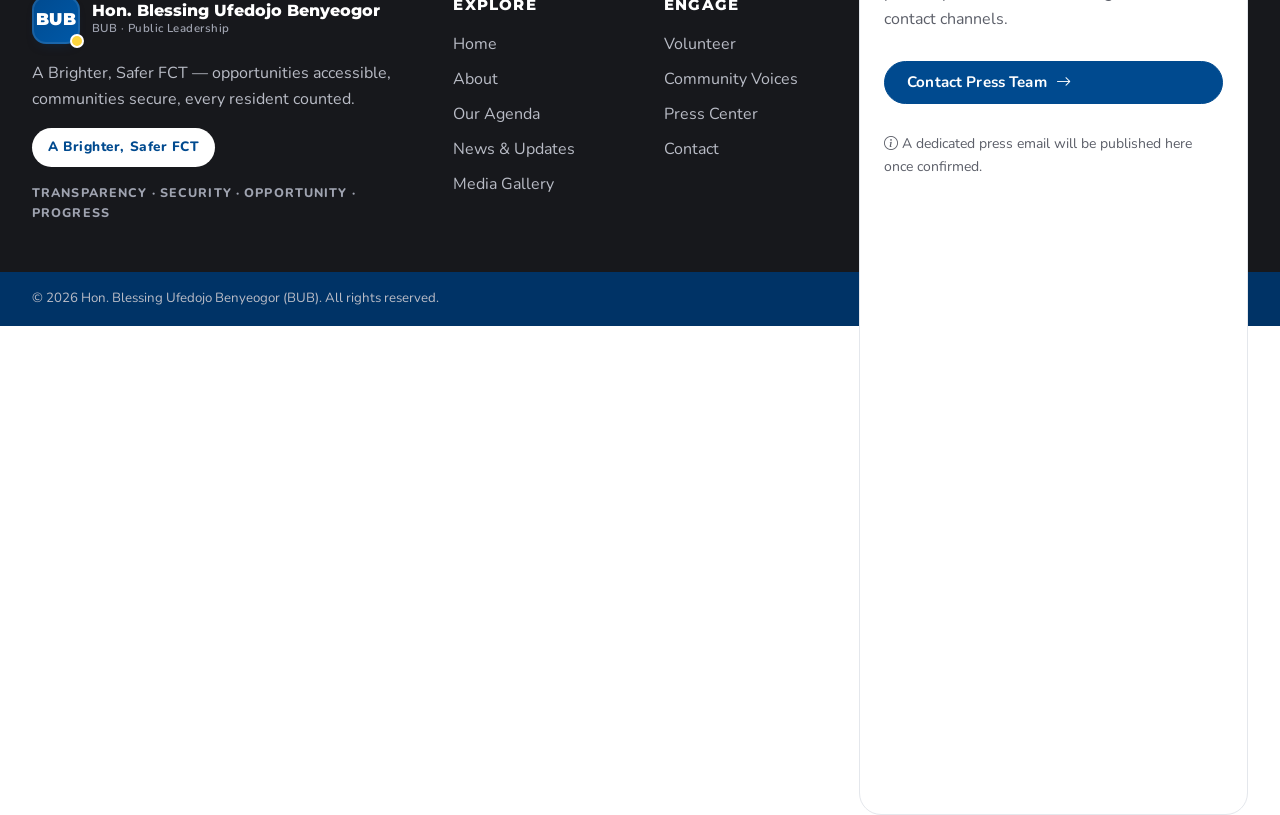
<file: press.html>
<!DOCTYPE html>
<html lang="en">
<head>
<meta charset="UTF-8" />
<meta name="viewport" content="width=device-width, initial-scale=1.0" />
<title>Press Center — Hon. Blessing Ufedojo Benyeogor (BUB)</title>
<meta name="description" content="Press releases, official statements, media resources and contact for press enquiries." />
<meta name="theme-color" content="#004A8F" />
<link rel="icon" type="image/svg+xml" href="assets/img/placeholders/favicon.svg" />
<link rel="preconnect" href="https://fonts.googleapis.com" />
<link rel="preconnect" href="https://fonts.gstatic.com" crossorigin />
<link href="https://fonts.googleapis.com/css2?family=Montserrat:wght@700;800;900&family=Nunito:wght@400;600;700&display=swap" rel="stylesheet" />
<link href="https://cdn.jsdelivr.net/npm/bootstrap@5.3.3/dist/css/bootstrap.min.css" rel="stylesheet" />
<link rel="stylesheet" href="https://cdn.jsdelivr.net/npm/bootstrap-icons@1.11.3/font/bootstrap-icons.min.css" />
<link rel="stylesheet" href="assets/css/style.css" />
</head>
<body>
<a class="skip-link" href="#main">Skip to main content</a>

<header>
<nav class="navbar navbar-expand-lg fixed-top bub-navbar" aria-label="Primary">
<div class="container">
<a class="navbar-brand p-0" href="index.html" aria-label="BUB home"><div class="brand-lockup"><div class="brand-mark" aria-hidden="true">BUB</div><div class="brand-text"><span class="brand-name">Hon. Blessing Ufedojo Benyeogor</span><span class="brand-sub">BUB · Public Leadership &amp; Community Engagement</span></div></div></a>
<button class="navbar-toggler ms-2" type="button" data-bs-toggle="collapse" data-bs-target="#primaryNav" aria-controls="primaryNav" aria-expanded="false" aria-label="Toggle navigation"><i class="bi bi-list fs-4" aria-hidden="true"></i></button>
<div class="collapse navbar-collapse" id="primaryNav">
<ul class="navbar-nav ms-auto align-items-lg-center gap-lg-1">
<li class="nav-item"><a class="nav-link" href="index.html">Home</a></li>
<li class="nav-item"><a class="nav-link" href="about.html">About</a></li>
<li class="nav-item"><a class="nav-link" href="agenda.html">Our Agenda</a></li>
<li class="nav-item"><a class="nav-link" href="news.html">News &amp; Updates</a></li>
<li class="nav-item"><a class="nav-link" href="gallery.html">Media Gallery</a></li>
<li class="nav-item"><a class="nav-link" href="community-voices.html">Community Voices</a></li>
<li class="nav-item"><a class="nav-link" href="contact.html">Contact</a></li>
<li class="nav-item ms-lg-2 mt-2 mt-lg-0"><a class="btn btn-primary-bub btn-icon-arrow" href="volunteer.html">Join the Movement <i class="bi bi-arrow-right" aria-hidden="true"></i></a></li>
</ul>
</div>
</div>
</nav>
</header>

<main id="main">
<section class="page-head bg-dots" aria-labelledby="ph-title">
<div class="container position-relative">
<nav aria-label="breadcrumb"><ol class="breadcrumb"><li class="breadcrumb-item"><a href="index.html">Home</a></li><li class="breadcrumb-item active" aria-current="page">Press Center</li></ol></nav>
<span class="eyebrow mb-3"><span class="dot" aria-hidden="true"></span> Press Center</span>
<h1 id="ph-title">Press &amp; <span class="marker-underline">Media Resources</span></h1>
<p class="lead-sm mt-3">Official statements, press releases and media resources from the BUB campaign team. Materials are added here as they are approved for release.</p>
</div>
<div class="wave-divider" aria-hidden="true"><svg viewBox="0 0 1440 120" preserveAspectRatio="none" xmlns="http://www.w3.org/2000/svg"><path d="M0,60 C240,120 480,0 720,50 C960,100 1200,20 1440,60 L1440,120 L0,120 Z" fill="#28A745" opacity="0.18"/><path d="M0,80 C240,140 480,20 720,70 C960,120 1200,40 1440,80 L1440,120 L0,120 Z" fill="#FCD53F" opacity="0.28"/><path d="M0,100 C240,160 480,40 720,90 C960,140 1200,60 1440,100 L1440,120 L0,120 Z" fill="#ffffff"/></svg></div>
</section>

<section class="section">
<div class="container">
<div class="row g-4">
<div class="col-lg-8">
<h2 class="mb-4">Press Releases &amp; Official Statements</h2>
<div class="d-grid gap-3">
<article class="card-plain">
<div class="d-flex justify-content-between align-items-center mb-2"><span class="news-cat">Press Release</span><span class="small text-secondary-ink">Date pending</span></div>
<h3>Press release headline — placeholder</h3>
<p>Short summary of a press release will appear here. The campaign team supplies the title, body, image and release date.</p>
<a class="news-link" href="#"><span>Read full release</span> <i class="bi bi-arrow-right" aria-hidden="true"></i></a>
</article>
<article class="card-plain">
<div class="d-flex justify-content-between align-items-center mb-2"><span class="news-cat">Statement</span><span class="small text-secondary-ink">Date pending</span></div>
<h3>Official statement — placeholder</h3>
<p>Summary of an official public statement will appear here once approved for release.</p>
<a class="news-link" href="#"><span>Read full statement</span> <i class="bi bi-arrow-right" aria-hidden="true"></i></a>
</article>
<article class="card-plain">
<div class="d-flex justify-content-between align-items-center mb-2"><span class="news-cat">Interview</span><span class="small text-secondary-ink">Date pending</span></div>
<h3>Interview — placeholder</h3>
<p>Summary or transcript link to an interview will appear here when approved.</p>
<a class="news-link" href="#"><span>Read interview</span> <i class="bi bi-arrow-right" aria-hidden="true"></i></a>
</article>
</div>

<div class="privacy-note mt-4"><strong>Note:</strong> Press releases, interviews and statements shown here are structural placeholders. No real material has been published yet. Items are added when the campaign team supplies and approves them.</div>
</div>

<aside class="col-lg-4">
<div class="card-plain mb-4">
<h3 class="mb-3" style="font-size:1.1rem;">Media Resources</h3>
<p>Logos, high-resolution photographs and biographical materials will be published here once approved by the campaign team.</p>
<ul class="list-unstyled d-grid gap-2 mb-0">
<li class="d-flex align-items-center gap-2"><span class="icon-chip icon-chip-navy" aria-hidden="true" style="width:34px;height:34px;font-size:1rem;"><i class="bi bi-image"></i></span><span>Official portraits — pending</span></li>
<li class="d-flex align-items-center gap-2"><span class="icon-chip icon-chip-yellow" aria-hidden="true" style="width:34px;height:34px;font-size:1rem;"><i class="bi bi-badge-ad"></i></span><span>Brand logos — pending</span></li>
<li class="d-flex align-items-center gap-2"><span class="icon-chip icon-chip-green" aria-hidden="true" style="width:34px;height:34px;font-size:1rem;"><i class="bi bi-file-earmark-text"></i></span><span>Biographical note — pending</span></li>
<li class="d-flex align-items-center gap-2"><span class="icon-chip icon-chip-teal" aria-hidden="true" style="width:34px;height:34px;font-size:1rem;"><i class="bi bi-megaphone"></i></span><span>Policy briefs — pending</span></li>
</ul>
</div>

<div class="card-plain">
<h3 class="mb-3" style="font-size:1.1rem;">Press Enquiries</h3>
<p>For media enquiries, interviews and press passes, please reach out through the official contact channels.</p>
<a class="btn btn-navy-bub btn-icon-arrow" href="contact.html">Contact Press Team <i class="bi bi-arrow-right" aria-hidden="true"></i></a>
<p class="small text-secondary-ink mt-3 mb-0"><i class="bi bi-info-circle" aria-hidden="true"></i> A dedicated press email will be published here once confirmed.</p>
</div>
</aside>
</div>
</div>
</section>
</main>

<footer class="bub-footer">
<div class="container">
<div class="row g-5">
<div class="col-lg-4"><div class="brand-lockup mb-3"><div class="brand-mark" aria-hidden="true">BUB</div><div class="brand-text"><span class="brand-name">Hon. Blessing Ufedojo Benyeogor</span><span class="brand-sub">BUB · Public Leadership</span></div></div><p class="mb-3" style="color:#B9BCC6;">A Brighter, Safer FCT — opportunities accessible, communities secure, every resident counted.</p><div class="footer-slogan">A Brighter, Safer FCT</div><div class="footer-dot-row mt-3">Transparency · Security · Opportunity · Progress</div></div>
<div class="col-6 col-lg-2"><h4>Explore</h4><ul class="list-unstyled"><li><a href="index.html">Home</a></li><li><a href="about.html">About</a></li><li><a href="agenda.html">Our Agenda</a></li><li><a href="news.html">News &amp; Updates</a></li><li><a href="gallery.html">Media Gallery</a></li></ul></div>
<div class="col-6 col-lg-2"><h4>Engage</h4><ul class="list-unstyled"><li><a href="volunteer.html">Volunteer</a></li><li><a href="community-voices.html">Community Voices</a></li><li><a href="press.html">Press Center</a></li><li><a href="contact.html">Contact</a></li></ul></div>
<div class="col-lg-4"><h4>Reach Us</h4><ul class="list-unstyled"><li><i class="bi bi-geo-alt me-2" aria-hidden="true"></i> Campaign office address — pending</li><li><i class="bi bi-telephone me-2" aria-hidden="true"></i> Phone — pending</li><li><i class="bi bi-envelope me-2" aria-hidden="true"></i> Email — pending</li></ul></div>
</div>
</div>
<div class="footer-bottom"><div class="container d-flex flex-wrap justify-content-between align-items-center gap-2"><div>&copy; <span data-year>2026</span> Hon. Blessing Ufedojo Benyeogor (BUB). All rights reserved.</div><div class="d-flex gap-3"><a href="#">Privacy Policy</a><a href="#">Terms</a></div></div></div>
</footer>

<script src="https://cdn.jsdelivr.net/npm/bootstrap@5.3.3/dist/js/bootstrap.bundle.min.js"></script>
<script src="assets/js/main.js"></script>
</body>
</html>
</file>
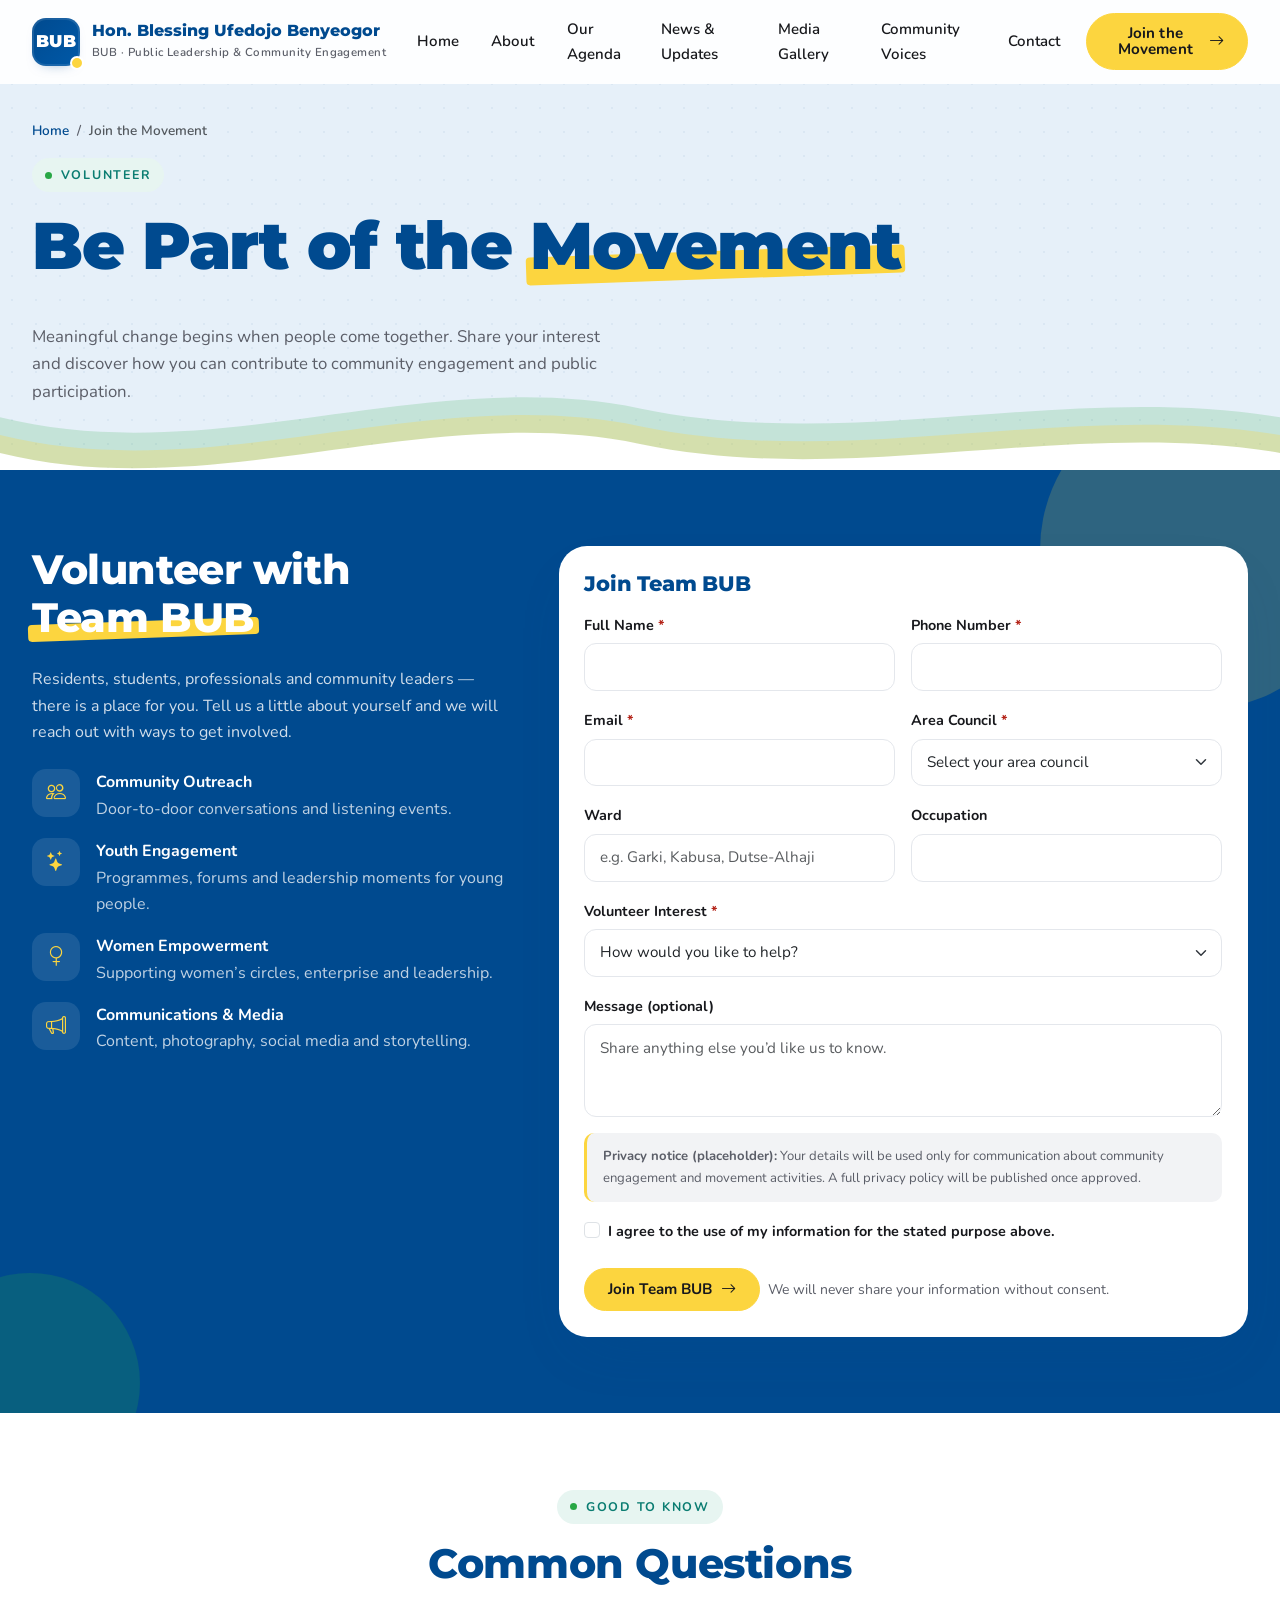
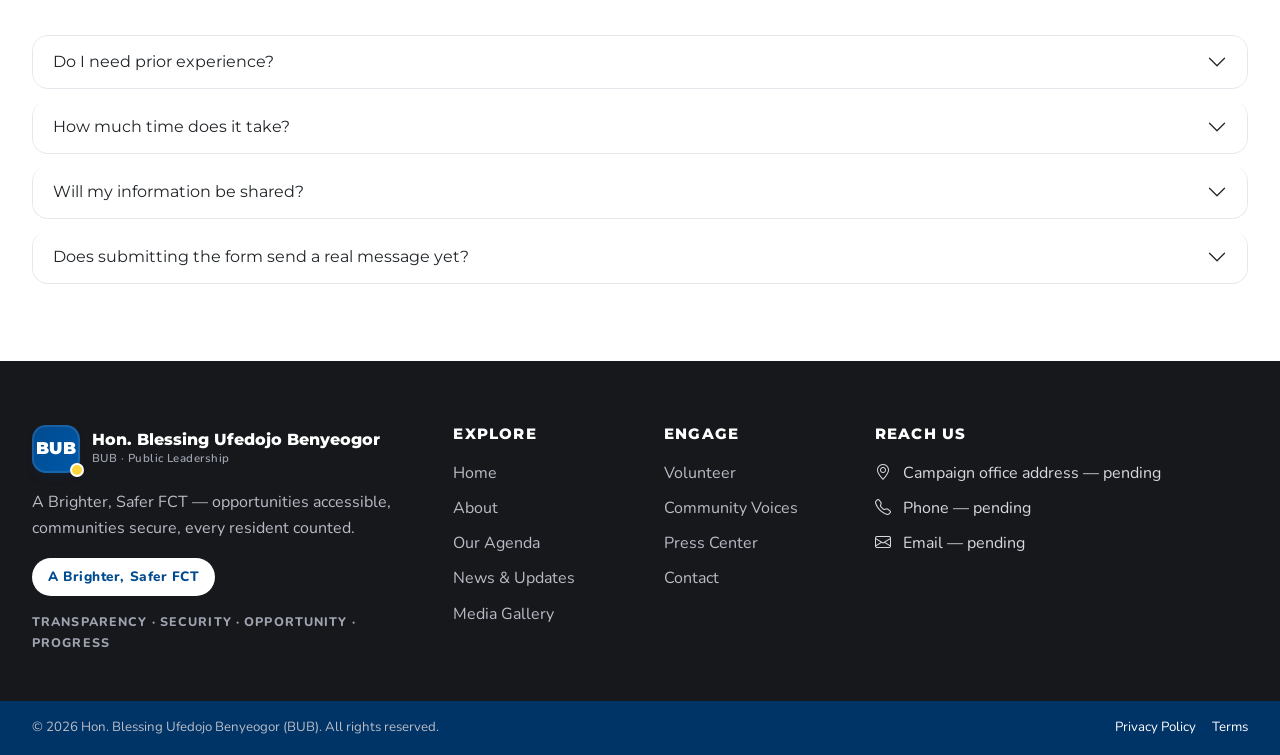
<file: volunteer.html>
<!DOCTYPE html>
<html lang="en">
<head>
  <meta charset="UTF-8" />
  <meta name="viewport" content="width=device-width, initial-scale=1.0" />
  <title>Join the Movement — Hon. Blessing Ufedojo Benyeogor (BUB)</title>
  <meta name="description" content="Join Team BUB — contribute to community engagement and public participation across the FCT." />
  <meta name="theme-color" content="#004A8F" />
  <link rel="icon" type="image/svg+xml" href="assets/img/placeholders/favicon.svg" />
  <link rel="preconnect" href="https://fonts.googleapis.com" />
  <link rel="preconnect" href="https://fonts.gstatic.com" crossorigin />
  <link href="https://fonts.googleapis.com/css2?family=Montserrat:wght@700;800;900&family=Nunito:wght@400;600;700&display=swap" rel="stylesheet" />
  <link href="https://cdn.jsdelivr.net/npm/bootstrap@5.3.3/dist/css/bootstrap.min.css" rel="stylesheet" />
  <link rel="stylesheet" href="https://cdn.jsdelivr.net/npm/bootstrap-icons@1.11.3/font/bootstrap-icons.min.css" />
  <link rel="stylesheet" href="assets/css/style.css" />
</head>
<body>
  <a class="skip-link" href="#main">Skip to main content</a>

  <header>
    <nav class="navbar navbar-expand-lg fixed-top bub-navbar" aria-label="Primary">
      <div class="container">
        <a class="navbar-brand p-0" href="index.html" aria-label="BUB home"><div class="brand-lockup"><div class="brand-mark" aria-hidden="true">BUB</div><div class="brand-text"><span class="brand-name">Hon. Blessing Ufedojo Benyeogor</span><span class="brand-sub">BUB · Public Leadership &amp; Community Engagement</span></div></div></a>
        <button class="navbar-toggler ms-2" type="button" data-bs-toggle="collapse" data-bs-target="#primaryNav" aria-controls="primaryNav" aria-expanded="false" aria-label="Toggle navigation"><i class="bi bi-list fs-4" aria-hidden="true"></i></button>
        <div class="collapse navbar-collapse" id="primaryNav">
          <ul class="navbar-nav ms-auto align-items-lg-center gap-lg-1">
            <li class="nav-item"><a class="nav-link" href="index.html">Home</a></li>
            <li class="nav-item"><a class="nav-link" href="about.html">About</a></li>
            <li class="nav-item"><a class="nav-link" href="agenda.html">Our Agenda</a></li>
            <li class="nav-item"><a class="nav-link" href="news.html">News &amp; Updates</a></li>
            <li class="nav-item"><a class="nav-link" href="gallery.html">Media Gallery</a></li>
            <li class="nav-item"><a class="nav-link" href="community-voices.html">Community Voices</a></li>
            <li class="nav-item"><a class="nav-link" href="contact.html">Contact</a></li>
            <li class="nav-item ms-lg-2 mt-2 mt-lg-0"><a class="btn btn-primary-bub btn-icon-arrow" href="volunteer.html">Join the Movement <i class="bi bi-arrow-right" aria-hidden="true"></i></a></li>
          </ul>
        </div>
      </div>
    </nav>
  </header>

  <main id="main">
    <section class="page-head bg-dots" aria-labelledby="ph-title">
      <div class="container position-relative">
        <nav aria-label="breadcrumb"><ol class="breadcrumb"><li class="breadcrumb-item"><a href="index.html">Home</a></li><li class="breadcrumb-item active" aria-current="page">Join the Movement</li></ol></nav>
        <span class="eyebrow mb-3"><span class="dot" aria-hidden="true"></span> Volunteer</span>
        <h1 id="ph-title">Be Part of the <span class="marker-underline">Movement</span></h1>
        <p class="lead-sm mt-3">Meaningful change begins when people come together. Share your interest and discover how you can contribute to community engagement and public participation.</p>
      </div>
      <div class="wave-divider" aria-hidden="true"><svg viewBox="0 0 1440 120" preserveAspectRatio="none" xmlns="http://www.w3.org/2000/svg"><path d="M0,60 C240,120 480,0 720,50 C960,100 1200,20 1440,60 L1440,120 L0,120 Z" fill="#28A745" opacity="0.18"/><path d="M0,80 C240,140 480,20 720,70 C960,120 1200,40 1440,80 L1440,120 L0,120 Z" fill="#FCD53F" opacity="0.28"/><path d="M0,100 C240,160 480,40 720,90 C960,140 1200,60 1440,100 L1440,120 L0,120 Z" fill="#ffffff"/></svg></div>
    </section>

    <section class="section join-section">
      <span class="deco d1" aria-hidden="true"></span>
      <span class="deco d2" aria-hidden="true"></span>
      <div class="container position-relative">
        <div class="row g-5 align-items-start">
          <div class="col-lg-5 reveal">
            <h2>Volunteer with <span class="marker-underline">Team BUB</span></h2>
            <p>Residents, students, professionals and community leaders — there is a place for you. Tell us a little about yourself and we will reach out with ways to get involved.</p>
            <ul class="list-unstyled mt-4 d-grid gap-3">
              <li class="d-flex gap-3 align-items-start"><span class="icon-chip" style="background: rgba(255,255,255,0.1); color:#FCD53F;" aria-hidden="true"><i class="bi bi-people"></i></span><div><strong style="color:#fff;">Community Outreach</strong><br /><span style="color:rgba(255,255,255,0.75);">Door-to-door conversations and listening events.</span></div></li>
              <li class="d-flex gap-3 align-items-start"><span class="icon-chip" style="background: rgba(255,255,255,0.1); color:#FCD53F;" aria-hidden="true"><i class="bi bi-stars"></i></span><div><strong style="color:#fff;">Youth Engagement</strong><br /><span style="color:rgba(255,255,255,0.75);">Programmes, forums and leadership moments for young people.</span></div></li>
              <li class="d-flex gap-3 align-items-start"><span class="icon-chip" style="background: rgba(255,255,255,0.1); color:#FCD53F;" aria-hidden="true"><i class="bi bi-gender-female"></i></span><div><strong style="color:#fff;">Women Empowerment</strong><br /><span style="color:rgba(255,255,255,0.75);">Supporting women’s circles, enterprise and leadership.</span></div></li>
              <li class="d-flex gap-3 align-items-start"><span class="icon-chip" style="background: rgba(255,255,255,0.1); color:#FCD53F;" aria-hidden="true"><i class="bi bi-megaphone"></i></span><div><strong style="color:#fff;">Communications &amp; Media</strong><br /><span style="color:rgba(255,255,255,0.75);">Content, photography, social media and storytelling.</span></div></li>
            </ul>
          </div>
          <div class="col-lg-7 reveal">
            <form class="form-card needs-validation" novalidate data-bub-form aria-label="Volunteer registration form">
              <div class="form-status" role="status" aria-live="polite"></div>
              <h3 class="mb-3" style="color:var(--navy); font-size:1.3rem;">Join Team BUB</h3>
              <div class="row g-3">
                <div class="col-md-6"><label for="vName" class="form-label">Full Name <span aria-hidden="true" style="color:#B42318;">*</span></label><input type="text" class="form-control" id="vName" name="full_name" required autocomplete="name" /><div class="invalid-feedback">Please enter your full name.</div></div>
                <div class="col-md-6"><label for="vPhone" class="form-label">Phone Number <span aria-hidden="true" style="color:#B42318;">*</span></label><input type="tel" class="form-control" id="vPhone" name="phone" required pattern="[0-9+\-\s()]{7,}" autocomplete="tel" /><div class="invalid-feedback">Please enter a valid phone number.</div></div>
                <div class="col-md-6"><label for="vEmail" class="form-label">Email <span aria-hidden="true" style="color:#B42318;">*</span></label><input type="email" class="form-control" id="vEmail" name="email" required autocomplete="email" /><div class="invalid-feedback">Please enter a valid email address.</div></div>
                <div class="col-md-6">
                  <label for="vCouncil" class="form-label">Area Council <span aria-hidden="true" style="color:#B42318;">*</span></label>
                  <select class="form-select" id="vCouncil" name="area_council" required>
                    <option value="">Select your area council</option>
                    <option>Abaji</option><option>Abuja Municipal (AMAC)</option><option>Bwari</option><option>Gwagwalada</option><option>Kuje</option><option>Kwali</option><option>Other / Visitor</option>
                  </select>
                  <div class="invalid-feedback">Please select your area council.</div>
                </div>
                <div class="col-md-6"><label for="vWard" class="form-label">Ward</label><input type="text" class="form-control" id="vWard" name="ward" placeholder="e.g. Garki, Kabusa, Dutse-Alhaji" /></div>
                <div class="col-md-6"><label for="vOccupation" class="form-label">Occupation</label><input type="text" class="form-control" id="vOccupation" name="occupation" /></div>
                <div class="col-12">
                  <label for="vInterest" class="form-label">Volunteer Interest <span aria-hidden="true" style="color:#B42318;">*</span></label>
                  <select class="form-select" id="vInterest" name="interest" required>
                    <option value="">How would you like to help?</option>
                    <option>Community Outreach</option><option>Youth Engagement</option><option>Women Empowerment</option><option>Event Support</option><option>Communications &amp; Media</option><option>General Volunteering</option>
                  </select>
                  <div class="invalid-feedback">Please select how you would like to help.</div>
                </div>
                <div class="col-12"><label for="vMessage" class="form-label">Message (optional)</label><textarea class="form-control" id="vMessage" name="message" rows="3" placeholder="Share anything else you’d like us to know."></textarea></div>
                <div class="col-12">
                  <div class="privacy-note">
                    <strong>Privacy notice (placeholder):</strong> Your details will be used only for
                    communication about community engagement and movement activities. A full
                    privacy policy will be published once approved.
                  </div>
                </div>
                <div class="col-12">
                  <div class="form-check"><input class="form-check-input" type="checkbox" id="vConsent" name="consent" required /><label class="form-check-label" for="vConsent">I agree to the use of my information for the stated purpose above.</label><div class="invalid-feedback">You must accept the consent notice.</div></div>
                </div>
                <div class="col-12 d-flex flex-wrap gap-2 align-items-center">
                  <button type="submit" class="btn btn-primary-bub btn-lg btn-icon-arrow">Join Team BUB <i class="bi bi-arrow-right" aria-hidden="true"></i></button>
                  <small class="text-secondary-ink">We will never share your information without consent.</small>
                </div>
              </div>
            </form>
          </div>
        </div>
      </div>
    </section>

    <section class="section" aria-labelledby="volunteer-faq">
      <div class="container">
        <div class="section-head"><span class="eyebrow mb-3"><span class="dot" aria-hidden="true"></span> Good to know</span><h2 id="volunteer-faq">Common Questions</h2></div>
        <div class="accordion" id="vfaq">
          <div class="accordion-item" style="border-radius: var(--r-md); overflow:hidden; margin-bottom:.75rem; border-color:var(--border);">
            <h3 class="accordion-header"><button class="accordion-button collapsed" type="button" data-bs-toggle="collapse" data-bs-target="#vfaq1" aria-expanded="false">Do I need prior experience?</button></h3>
            <div id="vfaq1" class="accordion-collapse collapse" data-bs-parent="#vfaq"><div class="accordion-body">Not at all. We will match you with activities that fit your interests, skills and availability.</div></div>
          </div>
          <div class="accordion-item" style="border-radius: var(--r-md); overflow:hidden; margin-bottom:.75rem; border-color:var(--border);">
            <h3 class="accordion-header"><button class="accordion-button collapsed" type="button" data-bs-toggle="collapse" data-bs-target="#vfaq2" aria-expanded="false">How much time does it take?</button></h3>
            <div id="vfaq2" class="accordion-collapse collapse" data-bs-parent="#vfaq"><div class="accordion-body">Flexible — from a few hours to regular involvement. You tell us what works for you.</div></div>
          </div>
          <div class="accordion-item" style="border-radius: var(--r-md); overflow:hidden; margin-bottom:.75rem; border-color:var(--border);">
            <h3 class="accordion-header"><button class="accordion-button collapsed" type="button" data-bs-toggle="collapse" data-bs-target="#vfaq3" aria-expanded="false">Will my information be shared?</button></h3>
            <div id="vfaq3" class="accordion-collapse collapse" data-bs-parent="#vfaq"><div class="accordion-body">Your details are used only for the purpose you consent to. A full privacy policy will be published once approved by the campaign team.</div></div>
          </div>
          <div class="accordion-item" style="border-radius: var(--r-md); overflow:hidden; border-color:var(--border);">
            <h3 class="accordion-header"><button class="accordion-button collapsed" type="button" data-bs-toggle="collapse" data-bs-target="#vfaq4" aria-expanded="false">Does submitting the form send a real message yet?</button></h3>
            <div id="vfaq4" class="accordion-collapse collapse" data-bs-parent="#vfaq"><div class="accordion-body">Not yet. This website is a frontend only build. Live submission requires an approved backend integration (see the project README). Nothing you type is sent to a server at this stage.</div></div>
          </div>
        </div>
      </div>
    </section>
  </main>

  <footer class="bub-footer">
    <div class="container">
      <div class="row g-5">
        <div class="col-lg-4"><div class="brand-lockup mb-3"><div class="brand-mark" aria-hidden="true">BUB</div><div class="brand-text"><span class="brand-name">Hon. Blessing Ufedojo Benyeogor</span><span class="brand-sub">BUB · Public Leadership</span></div></div><p class="mb-3" style="color:#B9BCC6;">A Brighter, Safer FCT — opportunities accessible, communities secure, every resident counted.</p><div class="footer-slogan">A Brighter, Safer FCT</div><div class="footer-dot-row mt-3">Transparency · Security · Opportunity · Progress</div></div>
        <div class="col-6 col-lg-2"><h4>Explore</h4><ul class="list-unstyled"><li><a href="index.html">Home</a></li><li><a href="about.html">About</a></li><li><a href="agenda.html">Our Agenda</a></li><li><a href="news.html">News &amp; Updates</a></li><li><a href="gallery.html">Media Gallery</a></li></ul></div>
        <div class="col-6 col-lg-2"><h4>Engage</h4><ul class="list-unstyled"><li><a href="volunteer.html">Volunteer</a></li><li><a href="community-voices.html">Community Voices</a></li><li><a href="press.html">Press Center</a></li><li><a href="contact.html">Contact</a></li></ul></div>
        <div class="col-lg-4"><h4>Reach Us</h4><ul class="list-unstyled"><li><i class="bi bi-geo-alt me-2" aria-hidden="true"></i> Campaign office address — pending</li><li><i class="bi bi-telephone me-2" aria-hidden="true"></i> Phone — pending</li><li><i class="bi bi-envelope me-2" aria-hidden="true"></i> Email — pending</li></ul></div>
      </div>
    </div>
    <div class="footer-bottom"><div class="container d-flex flex-wrap justify-content-between align-items-center gap-2"><div>&copy; <span data-year>2026</span> Hon. Blessing Ufedojo Benyeogor (BUB). All rights reserved.</div><div class="d-flex gap-3"><a href="#">Privacy Policy</a><a href="#">Terms</a></div></div></div>
  </footer>

  <script src="https://cdn.jsdelivr.net/npm/bootstrap@5.3.3/dist/js/bootstrap.bundle.min.js"></script>
  <script src="assets/js/main.js"></script>
</body>
</html>
</file>
<file: assets/css/style.css>
/* =========================================================================
   BUB — Hon. Blessing Ufedojo Benyeogor
   Leadership & Public Engagement Website
   Design system + components
   ========================================================================= */

/* ---------- 1. DESIGN TOKENS ---------- */
:root {
  /* Brand palette */
  --navy: #004A8F;
  --navy-900: #003366;
  --navy-700: #0059A8;
  --yellow: #FCD53F;
  --yellow-600: #E9B800;
  --green: #28A745;
  --green-700: #1E8A38;
  --light-blue: #E6F0F9;
  --neutral-bg: #F4F7FA;
  --paper-grey: #F2F3F5;
  --teal: #0F9D8F;
  --deep-teal: #0B7D72;
  --teal-tint: #E7F5F1;
  --apricot: #FB923C;
  --charcoal: #17181C;
  --text-secondary: #5B5E68;
  --border: #E4E7EC;
  --white: #FFFFFF;

  /* Typography */
  --font-head: 'Montserrat', system-ui, -apple-system, 'Segoe UI', Roboto, sans-serif;
  --font-body: 'Nunito', system-ui, -apple-system, 'Segoe UI', Roboto, sans-serif;
  --font-editorial: 'Bricolage Grotesque', 'Montserrat', serif;

  /* Radius */
  --r-sm: 10px;
  --r-md: 16px;
  --r-lg: 22px;
  --r-xl: 28px;
  --r-pill: 999px;

  /* Shadows */
  --shadow-sm: 0 4px 14px -8px rgba(20, 22, 28, 0.14);
  --shadow-md: 0 14px 34px -18px rgba(20, 22, 28, 0.18);
  --shadow-lg: 0 24px 60px -24px rgba(0, 74, 143, 0.22);

  /* Transitions */
  --t-fast: 160ms ease;
  --t-med: 260ms cubic-bezier(.22,.61,.36,1);

  /* Layout */
  --nav-h: 80px;
  --container-max: 1240px;
}

/* ---------- 2. BASE / RESET ---------- */
* { box-sizing: border-box; }
html { scroll-behavior: smooth; }
body {
  font-family: var(--font-body);
  color: var(--charcoal);
  background: var(--white);
  font-size: 16px;
  line-height: 1.65;
  -webkit-font-smoothing: antialiased;
  -moz-osx-font-smoothing: grayscale;
  overflow-x: hidden;
}

h1, h2, h3, h4, h5, h6 {
  font-family: var(--font-head);
  font-weight: 800;
  color: var(--navy);
  line-height: 1.15;
  letter-spacing: -0.01em;
  margin: 0 0 .6em;
}
h1 { font-size: clamp(2.1rem, 4.6vw + .5rem, 4.1rem); font-weight: 900; letter-spacing: -0.02em; }
h2 { font-size: clamp(1.75rem, 2.6vw + .5rem, 2.75rem); }
h3 { font-size: clamp(1.25rem, 1vw + .9rem, 1.6rem); }
h4 { font-size: 1.15rem; font-weight: 700; }

p { margin: 0 0 1rem; color: var(--text-secondary); }
a { color: var(--navy); text-decoration: none; transition: color var(--t-fast); }
a:hover { color: var(--navy-700); }

img { max-width: 100%; height: auto; display: block; }
.container, .container-xl { max-width: var(--container-max); }

::selection { background: var(--yellow); color: var(--charcoal); }

/* Skip link */
.skip-link {
  position: absolute; left: -9999px; top: 10px; background: var(--navy);
  color: #fff; padding: .6rem 1rem; border-radius: 6px; z-index: 10000;
}
.skip-link:focus { left: 10px; color: #fff; }

/* ---------- 3. UTILITIES ---------- */
.text-navy { color: var(--navy) !important; }
.text-yellow { color: var(--yellow-600) !important; }
.text-green { color: var(--green) !important; }
.text-teal { color: var(--deep-teal) !important; }
.text-secondary-ink { color: var(--text-secondary) !important; }
.text-charcoal { color: var(--charcoal) !important; }

.bg-navy { background: var(--navy) !important; color: #fff; }
.bg-light-blue { background: var(--light-blue) !important; }
.bg-neutral { background: var(--neutral-bg) !important; }
.bg-paper { background: var(--paper-grey) !important; }
.bg-charcoal { background: var(--charcoal) !important; color: #fff; }

.eyebrow {
  display: inline-flex; align-items: center; gap: .55rem;
  font-family: var(--font-body); font-weight: 700;
  text-transform: uppercase; letter-spacing: .14em;
  color: var(--deep-teal); font-size: .78rem;
  padding: .4rem .8rem; border-radius: var(--r-pill);
  background: var(--teal-tint);
}
.eyebrow .dot {
  width: 7px; height: 7px; background: var(--green); border-radius: 50%;
  display: inline-block;
}

.section { padding: clamp(3.5rem, 6vw, 6rem) 0; position: relative; }
.section-tight { padding: clamp(2.5rem, 4vw, 4rem) 0; }

.lead-sm {
  font-size: 1.05rem; color: var(--text-secondary); max-width: 60ch;
}

/* Dotted paper texture */
.bg-dots {
  background-image: radial-gradient(rgba(0, 74, 143, 0.08) 1px, transparent 1px);
  background-size: 22px 22px;
  background-position: 0 0;
}
.bg-dots-yellow {
  background-image: radial-gradient(rgba(252, 213, 63, 0.5) 1px, transparent 1px);
  background-size: 22px 22px;
}

/* ---------- 4. MARKER UNDERLINE ---------- */
.marker-underline {
  position: relative;
  display: inline-block;
  z-index: 0;
}
.marker-underline::before {
  content: "";
  position: absolute;
  left: -4px; right: -4px;
  bottom: 0.07em;
  height: 0.42em;
  background: var(--yellow);
  transform: rotate(-2deg);
  z-index: -1;
  border-radius: 4px;
}
.marker-underline.marker-green::before { background: #B7E8C1; }
.marker-underline.marker-teal::before  { background: #B7E6DE; }

/* ---------- 5. BUTTONS ---------- */
.btn {
  font-family: var(--font-body);
  font-weight: 700;
  border-radius: var(--r-pill);
  padding: .78rem 1.4rem;
  border: 1.5px solid transparent;
  transition: all var(--t-med);
  display: inline-flex; align-items: center; gap: .55rem;
  font-size: .95rem; letter-spacing: .01em;
  line-height: 1;
}
.btn:focus-visible { outline: 3px solid rgba(252, 213, 63, 0.6); outline-offset: 2px; }

.btn-primary-bub {
  background: var(--yellow); color: var(--charcoal); border-color: var(--yellow);
}
.btn-primary-bub:hover {
  background: var(--yellow-600); border-color: var(--yellow-600);
  color: var(--charcoal); transform: translateY(-2px);
  box-shadow: 0 10px 24px -14px rgba(252, 213, 63, 0.75);
}

.btn-navy-bub {
  background: var(--navy); color: #fff; border-color: var(--navy);
}
.btn-navy-bub:hover { background: var(--navy-900); color: #fff; transform: translateY(-2px); }

.btn-outline-navy {
  background: transparent; color: var(--navy); border-color: var(--navy);
}
.btn-outline-navy:hover { background: var(--navy); color: #fff; }

.btn-outline-white {
  background: transparent; color: #fff; border-color: rgba(255,255,255,0.5);
}
.btn-outline-white:hover { background: #fff; color: var(--navy); border-color: #fff; }

.btn-ghost-navy {
  background: transparent; color: var(--navy); border-color: transparent;
  padding: .6rem .9rem;
}
.btn-ghost-navy:hover { background: var(--light-blue); color: var(--navy); }

.btn-icon-arrow i { transition: transform var(--t-fast); }
.btn-icon-arrow:hover i { transform: translateX(3px); }

/* ---------- 6. NAVBAR ---------- */
.bub-navbar {
  background: rgba(255, 255, 255, 0.92);
  backdrop-filter: saturate(140%) blur(12px);
  -webkit-backdrop-filter: saturate(140%) blur(12px);
  border-bottom: 1px solid transparent;
  transition: all var(--t-med);
  min-height: var(--nav-h);
  padding: .5rem 0;
}
.bub-navbar.is-scrolled {
  background: rgba(255, 255, 255, 0.98);
  border-bottom-color: var(--border);
  box-shadow: 0 10px 30px -22px rgba(20, 22, 28, 0.18);
}

.brand-lockup { display: flex; align-items: center; gap: .75rem; }
.brand-mark {
  width: 48px; height: 48px; border-radius: 14px;
  background: linear-gradient(135deg, var(--navy) 0%, var(--navy-700) 100%);
  color: #fff; display: grid; place-items: center;
  font-family: var(--font-head); font-weight: 900; font-size: 1.05rem;
  letter-spacing: .02em;
  box-shadow: inset 0 0 0 2px rgba(255,255,255,0.1), 0 6px 14px -10px rgba(0,74,143,0.6);
  position: relative;
}
.brand-mark::after {
  content: ""; position: absolute; right: -4px; bottom: -4px;
  width: 14px; height: 14px; border-radius: 50%;
  background: var(--yellow); border: 2px solid #fff;
}
.brand-text { line-height: 1.1; }
.brand-text .brand-name {
  font-family: var(--font-head); font-weight: 800; color: var(--navy);
  font-size: .98rem; display: block;
}
.brand-text .brand-sub {
  font-size: .72rem; color: var(--text-secondary);
  letter-spacing: .04em; font-weight: 600;
}

.nav-divider {
  width: 1px; height: 32px; background: var(--border); margin: 0 .25rem;
}

.navbar-nav .nav-link {
  color: var(--charcoal);
  font-weight: 600;
  padding: .55rem .9rem !important;
  font-size: .94rem;
  border-radius: var(--r-pill);
  transition: all var(--t-fast);
  position: relative;
}
.navbar-nav .nav-link:hover { color: var(--navy); background: var(--light-blue); }
.navbar-nav .nav-link.active {
  color: var(--navy);
  background: var(--light-blue);
}

.navbar-toggler {
  border: 1px solid var(--border); border-radius: 10px; padding: .35rem .55rem;
}
.navbar-toggler:focus { box-shadow: 0 0 0 3px rgba(252, 213, 63, 0.4); }

/* ---------- 7. HERO ---------- */
.hero {
  background: var(--light-blue);
  padding: calc(var(--nav-h) + 2.5rem) 0 7rem;
  position: relative;
  overflow: hidden;
}
.hero.bg-dots::before {
  content: ""; position: absolute; inset: 0;
  background-image: radial-gradient(rgba(0, 74, 143, 0.09) 1px, transparent 1px);
  background-size: 24px 24px;
  mask-image: linear-gradient(180deg, rgba(0,0,0,0.9), rgba(0,0,0,0.3) 70%, transparent);
  -webkit-mask-image: linear-gradient(180deg, rgba(0,0,0,0.9), rgba(0,0,0,0.3) 70%, transparent);
  pointer-events: none;
}
.hero-grid { position: relative; z-index: 2; }

.hero-copy h1 {
  letter-spacing: -0.025em;
  margin-bottom: 1.25rem;
}
.hero-copy .hero-sub {
  font-size: clamp(1rem, .3vw + 1rem, 1.18rem);
  color: var(--text-secondary); max-width: 56ch; margin-bottom: 2rem;
}
.hero-actions { display: flex; flex-wrap: wrap; gap: .8rem; margin-bottom: 1.5rem; }
.hero-sub-actions {
  display: flex; flex-wrap: wrap; gap: 1.1rem;
  font-size: .9rem; color: var(--text-secondary); font-weight: 600;
}
.hero-sub-actions a {
  display: inline-flex; align-items: center; gap: .35rem; color: var(--navy);
}
.hero-sub-actions a:hover { color: var(--navy-900); }
.hero-sub-actions a::before {
  content: ""; width: 18px; height: 1.5px; background: var(--yellow-600);
  border-radius: 2px;
}

/* Hero visual */
.hero-visual {
  position: relative;
  padding: 1rem;
}
.hero-photo-frame {
  position: relative;
  border-radius: var(--r-xl);
  overflow: hidden;
  aspect-ratio: 4/5;
  background: #D6E4EF;
  box-shadow: var(--shadow-lg);
  z-index: 2;
}
.hero-photo-frame img, .hero-photo-frame svg { width: 100%; height: 100%; object-fit: cover; display: block; }

.hero-visual .deco-circle {
  position: absolute; border-radius: 50%; z-index: 1;
}
.hero-visual .deco-circle.c1 {
  width: 180px; height: 180px; background: var(--yellow);
  top: -24px; right: -24px; opacity: .9;
}
.hero-visual .deco-circle.c2 {
  width: 120px; height: 120px; background: var(--green);
  bottom: 40px; left: -40px; opacity: .35;
}

/* Identity badge */
.identity-badge {
  position: absolute; bottom: -24px; left: -14px;
  background: #fff; border-radius: var(--r-md);
  padding: 1rem 1.2rem; display: flex; align-items: center; gap: .9rem;
  box-shadow: var(--shadow-md);
  border-left: 6px solid var(--yellow);
  z-index: 3; max-width: 320px;
}
.identity-badge .ib-name {
  font-family: var(--font-head); font-weight: 800; color: var(--navy);
  font-size: .98rem; line-height: 1.2;
}
.identity-badge .ib-role {
  font-size: .78rem; color: var(--text-secondary); font-weight: 600;
}
.identity-badge .ib-arrow {
  width: 36px; height: 36px; border-radius: 50%;
  background: var(--navy); color: #fff; display: grid; place-items: center;
  margin-left: auto; flex-shrink: 0;
}

/* Hero wave divider */
.wave-divider {
  position: absolute; bottom: -1px; left: 0; right: 0;
  width: 100%; line-height: 0; pointer-events: none;
}
.wave-divider svg { width: 100%; height: auto; display: block; }

/* ---------- 8. SECTION HEADERS ---------- */
.section-head {
  max-width: 760px; margin: 0 auto 3rem; text-align: center;
}
.section-head.align-start { text-align: left; margin-left: 0; margin-right: 0; }
.section-head h2 { margin-bottom: .9rem; }
.section-head p { font-size: 1.05rem; }

/* ---------- 9. CARDS ---------- */
.card-plain {
  background: #fff; border: 1px solid var(--border);
  border-radius: var(--r-lg);
  padding: 1.6rem 1.5rem;
  transition: all var(--t-med);
  height: 100%;
  display: flex; flex-direction: column; gap: .75rem;
}
.card-plain:hover {
  transform: translateY(-4px);
  box-shadow: var(--shadow-md);
  border-color: transparent;
}

.icon-chip {
  width: 48px; height: 48px; border-radius: 14px;
  display: grid; place-items: center;
  font-size: 1.25rem; flex-shrink: 0;
}
.icon-chip-navy { background: var(--light-blue); color: var(--navy); }
.icon-chip-yellow { background: #FFF4C7; color: #8A6900; }
.icon-chip-green { background: #DEF3E3; color: var(--green-700); }
.icon-chip-teal { background: var(--teal-tint); color: var(--deep-teal); }
.icon-chip-apricot { background: #FFE4CF; color: #B9510E; }

.icon-chip-round {
  border-radius: 50%;
}

/* Agenda card */
.agenda-card { position: relative; }
.agenda-card h3 { font-size: 1.1rem; margin-bottom: .4rem; }
.agenda-card .agenda-footer {
  margin-top: auto; display: flex; align-items: center;
  justify-content: space-between; padding-top: .75rem;
  color: var(--deep-teal); font-weight: 700; font-size: .88rem;
}
.agenda-card .agenda-footer i { transition: transform var(--t-fast); }
.agenda-card:hover .agenda-footer i { transform: translateX(4px); }
.agenda-card::after {
  content: ""; position: absolute; left: 1.5rem; right: 1.5rem; bottom: 2.6rem;
  height: 1px; background: var(--border);
}

/* Value card compact */
.value-tile {
  display: flex; gap: .9rem; align-items: flex-start;
  padding: 1rem 1.1rem; background: #fff;
  border: 1px solid var(--border); border-radius: var(--r-md);
  transition: all var(--t-med);
}
.value-tile:hover { border-color: var(--yellow); transform: translateY(-2px); }
.value-tile h4 { font-size: .98rem; margin-bottom: .2rem; color: var(--navy); }
.value-tile p { font-size: .85rem; margin: 0; }

/* ---------- 10. BENTO GRIDS ---------- */
.bento-grid {
  display: grid; gap: 1.2rem;
  grid-template-columns: repeat(12, 1fr);
}
.bento-cell {
  border-radius: var(--r-xl);
  padding: 1.6rem;
  overflow: hidden; position: relative;
  min-height: 180px;
  display: flex; flex-direction: column;
  transition: all var(--t-med);
}
.bento-cell:hover { transform: translateY(-3px); box-shadow: var(--shadow-md); }
.bento-cell.cell-navy { background: var(--navy); color: #fff; }
.bento-cell.cell-navy h3, .bento-cell.cell-navy h4 { color: #fff; }
.bento-cell.cell-yellow { background: var(--yellow); color: var(--charcoal); }
.bento-cell.cell-yellow h3 { color: var(--charcoal); }
.bento-cell.cell-white { background: #fff; border: 1px solid var(--border); }
.bento-cell.cell-light { background: var(--light-blue); }
.bento-cell.cell-teal { background: var(--teal-tint); }
.bento-cell.cell-image { padding: 0; min-height: 260px; background: #D6E4EF; }
.bento-cell.cell-image img, .bento-cell.cell-image svg {
  width: 100%; height: 100%; object-fit: cover;
}

@media (min-width: 992px) {
  .bento-impact .cell-lg { grid-column: span 6; grid-row: span 2; }
  .bento-impact .cell-md { grid-column: span 3; }
  .bento-impact .cell-sm { grid-column: span 3; }
  .bento-impact .cell-wide { grid-column: span 6; }
}
@media (max-width: 991.98px) {
  .bento-cell { grid-column: span 12 !important; }
  .bento-grid { grid-template-columns: 1fr; }
}

/* ---------- 11. STATS / COUNTERS ---------- */
.stat-tile {
  background: #fff; border-radius: var(--r-xl);
  padding: 1.5rem 1.4rem; border: 1px solid var(--border);
  display: flex; flex-direction: column; gap: .3rem;
}
.stat-value {
  font-family: var(--font-head); font-weight: 900;
  color: var(--navy); font-size: clamp(1.9rem, 2.6vw + .3rem, 2.9rem);
  line-height: 1; letter-spacing: -0.02em;
}
.stat-plus { color: var(--yellow-600); margin-left: 2px; }
.stat-label {
  font-size: .9rem; font-weight: 700; color: var(--charcoal);
  text-transform: uppercase; letter-spacing: .08em;
}
.stat-sub { font-size: .82rem; color: var(--text-secondary); margin: 0; }

.pending-badge {
  display: inline-flex; align-items: center; gap: .35rem;
  font-size: .68rem; font-weight: 700; text-transform: uppercase;
  letter-spacing: .08em;
  background: #FFF4C7; color: #8A6900;
  padding: .18rem .5rem; border-radius: var(--r-pill);
}

/* ---------- 12. VISION / EDITORIAL ---------- */
.vision-section { background: var(--light-blue); position: relative; overflow: hidden; }
.vision-section .deco-shape {
  position: absolute; border-radius: 50%; pointer-events: none;
}
.vision-section .deco-shape.d1 {
  width: 220px; height: 220px; background: rgba(252, 213, 63, 0.35);
  top: -60px; right: 8%;
}
.vision-section .deco-shape.d2 {
  width: 140px; height: 140px; background: rgba(40, 167, 69, 0.18);
  bottom: 30px; left: 6%;
}

.editorial-quote {
  font-family: var(--font-head); font-weight: 800;
  color: var(--navy); font-size: clamp(1.5rem, 2vw + .5rem, 2.3rem);
  line-height: 1.25; max-width: 24ch;
}

/* ---------- 13. WHY-NOW SECTION ---------- */
.why-now {
  background: linear-gradient(180deg, #fff 0%, var(--neutral-bg) 100%);
}

/* ---------- 14. YOUTH & WOMEN SECTIONS ---------- */
.feature-split { align-items: center; }
.feature-split .photo-frame {
  border-radius: var(--r-xl); overflow: hidden;
  aspect-ratio: 4/3; background: var(--light-blue);
  box-shadow: var(--shadow-md);
  position: relative;
}
.feature-split .photo-frame img,
.feature-split .photo-frame svg {
  width: 100%; height: 100%; object-fit: cover;
}
.feature-split .photo-tag {
  position: absolute; bottom: 14px; left: 14px;
  background: #fff; padding: .45rem .85rem;
  border-radius: var(--r-pill); font-size: .78rem; font-weight: 700;
  color: var(--navy); box-shadow: var(--shadow-sm);
}

/* ---------- 15. NEWS CARDS ---------- */
.news-card {
  background: #fff; border: 1px solid var(--border);
  border-radius: var(--r-lg); overflow: hidden;
  display: flex; flex-direction: column; height: 100%;
  transition: all var(--t-med);
}
.news-card:hover { transform: translateY(-4px); box-shadow: var(--shadow-md); border-color: transparent; }
.news-card .news-thumb {
  aspect-ratio: 16/10; overflow: hidden; background: var(--light-blue);
}
.news-card .news-thumb img, .news-card .news-thumb svg { width: 100%; height: 100%; object-fit: cover; transition: transform var(--t-med); }
.news-card:hover .news-thumb img, .news-card:hover .news-thumb svg { transform: scale(1.04); }
.news-card .news-body { padding: 1.3rem 1.4rem 1.5rem; display: flex; flex-direction: column; gap: .6rem; flex: 1; }
.news-cat {
  display: inline-flex; width: fit-content;
  font-size: .72rem; font-weight: 800;
  text-transform: uppercase; letter-spacing: .09em;
  color: var(--deep-teal); background: var(--teal-tint);
  padding: .25rem .65rem; border-radius: var(--r-pill);
}
.news-card h3 {
  font-size: 1.08rem; margin-bottom: .3rem; line-height: 1.3;
}
.news-card .news-meta {
  font-size: .78rem; color: var(--text-secondary); font-weight: 600;
}
.news-card .news-link {
  margin-top: auto; font-weight: 700; color: var(--navy);
  display: inline-flex; align-items: center; gap: .4rem;
}
.news-card .news-link i { transition: transform var(--t-fast); }
.news-card:hover .news-link i { transform: translateX(4px); }

.news-featured { grid-column: span 2; }
.news-featured .news-thumb { aspect-ratio: 16/9; }
.news-featured h3 { font-size: 1.4rem; }

/* ---------- 16. GALLERY ---------- */
.gallery-filters {
  display: flex; flex-wrap: wrap; gap: .5rem; justify-content: center;
  margin-bottom: 2rem;
}
.filter-btn {
  background: #fff; border: 1.5px solid var(--border);
  color: var(--charcoal); font-weight: 700; font-size: .85rem;
  padding: .5rem 1rem; border-radius: var(--r-pill);
  cursor: pointer; transition: all var(--t-fast);
}
.filter-btn:hover { border-color: var(--navy); color: var(--navy); }
.filter-btn.active {
  background: var(--navy); color: #fff; border-color: var(--navy);
}

.gallery-grid {
  display: grid; gap: 1rem;
  grid-template-columns: repeat(auto-fill, minmax(260px, 1fr));
}
.gallery-item {
  position: relative; overflow: hidden;
  border-radius: var(--r-md); aspect-ratio: 4/3; cursor: pointer;
  background: var(--light-blue);
  transition: all var(--t-med);
}
.gallery-item img, .gallery-item svg { width: 100%; height: 100%; object-fit: cover; transition: transform var(--t-med); }
.gallery-item:hover img, .gallery-item:hover svg { transform: scale(1.05); }
.gallery-item::after {
  content: ""; position: absolute; inset: 0;
  background: linear-gradient(180deg, transparent 55%, rgba(0, 51, 102, 0.75));
  opacity: 0; transition: opacity var(--t-med);
}
.gallery-item:hover::after { opacity: 1; }
.gallery-item .caption {
  position: absolute; left: 14px; right: 14px; bottom: 12px;
  color: #fff; font-weight: 700; font-size: .9rem;
  z-index: 2; opacity: 0; transform: translateY(6px);
  transition: all var(--t-med);
}
.gallery-item:hover .caption { opacity: 1; transform: translateY(0); }
.gallery-item .cat-tag {
  position: absolute; top: 12px; left: 12px; z-index: 3;
  background: rgba(255,255,255,0.95); color: var(--navy);
  font-size: .68rem; font-weight: 800; letter-spacing: .07em;
  text-transform: uppercase; padding: .25rem .55rem;
  border-radius: var(--r-pill);
}
.gallery-item:focus-visible {
  outline: 3px solid var(--yellow); outline-offset: 3px;
}

/* ---------- 17. JOIN THE MOVEMENT FORM ---------- */
.join-section {
  background: var(--navy); color: #fff; position: relative; overflow: hidden;
}
.join-section .deco {
  position: absolute; border-radius: 50%; pointer-events: none;
}
.join-section .deco.d1 { width: 320px; height: 320px; background: var(--yellow); opacity: .18; top: -80px; right: -80px; }
.join-section .deco.d2 { width: 220px; height: 220px; background: var(--green); opacity: .22; bottom: -80px; left: -80px; }
.join-section h2 { color: #fff; }
.join-section p { color: rgba(255,255,255,0.82); }

.form-card {
  background: #fff; color: var(--charcoal);
  border-radius: var(--r-xl); padding: clamp(1.4rem, 2vw, 2.3rem);
  box-shadow: var(--shadow-lg); position: relative; z-index: 2;
}
.form-card label { font-weight: 700; color: var(--charcoal); font-size: .9rem; margin-bottom: .35rem; }
.form-card .form-control, .form-card .form-select {
  border-radius: 12px; border: 1.5px solid var(--border);
  padding: .72rem .9rem; font-family: var(--font-body); font-size: .95rem;
  transition: all var(--t-fast);
}
.form-card .form-control:focus, .form-card .form-select:focus {
  border-color: var(--navy); box-shadow: 0 0 0 3px rgba(0, 74, 143, 0.12);
}
.form-card .form-check-input:checked {
  background-color: var(--navy); border-color: var(--navy);
}
.form-card .form-text { font-size: .8rem; }
.privacy-note {
  font-size: .82rem; color: var(--text-secondary); background: var(--paper-grey);
  padding: .8rem 1rem; border-radius: 10px; border-left: 3px solid var(--yellow);
}

.form-status {
  display: none; padding: .8rem 1rem; border-radius: 10px;
  font-weight: 700; margin-bottom: 1rem;
}
.form-status.visible { display: block; }
.form-status.success { background: #DEF3E3; color: var(--green-700); }
.form-status.info    { background: #FFF4C7; color: #8A6900; }
.form-status.error   { background: #FDE2E2; color: #B42318; }

/* ---------- 18. TESTIMONIALS ---------- */
.quote-card {
  background: #fff; border: 1px solid var(--border);
  border-radius: var(--r-lg); padding: 1.8rem 1.6rem;
  position: relative; height: 100%;
  display: flex; flex-direction: column; gap: 1rem;
}
.quote-card::before {
  content: "“"; position: absolute; top: -16px; left: 18px;
  font-family: Georgia, serif; font-size: 4rem; line-height: 1;
  color: var(--yellow); font-weight: 900;
}
.quote-card .quote-body {
  color: var(--charcoal); font-size: 1rem; line-height: 1.6;
  flex: 1;
}
.quote-card .quote-who {
  display: flex; align-items: center; gap: .8rem;
  padding-top: 1rem; border-top: 1px solid var(--border);
}
.quote-card .avatar {
  width: 44px; height: 44px; border-radius: 50%;
  background: var(--light-blue); color: var(--navy);
  display: grid; place-items: center; font-weight: 900;
  font-family: var(--font-head);
}
.quote-card .who-name { font-weight: 800; color: var(--navy); font-size: .95rem; }
.quote-card .who-role { font-size: .8rem; color: var(--text-secondary); }

/* ---------- 19. CONTACT ---------- */
.contact-card {
  background: #fff; border: 1px solid var(--border);
  border-radius: var(--r-lg); padding: 1.4rem;
  display: flex; gap: 1rem; align-items: flex-start;
  transition: all var(--t-med); height: 100%;
}
.contact-card:hover { border-color: var(--yellow); transform: translateY(-3px); box-shadow: var(--shadow-sm); }
.contact-card h4 { margin: 0 0 .3rem; font-size: 1rem; color: var(--navy); }
.contact-card a, .contact-card p { color: var(--text-secondary); font-size: .9rem; margin: 0; word-break: break-word; }
.contact-card a:hover { color: var(--navy); }

.social-row { display: flex; flex-wrap: wrap; gap: .6rem; }
.social-chip {
  width: 44px; height: 44px; border-radius: 50%;
  display: grid; place-items: center;
  background: #fff; border: 1.5px solid var(--border);
  color: var(--navy); font-size: 1.1rem;
  transition: all var(--t-fast);
}
.social-chip:hover {
  background: var(--navy); color: #fff; border-color: var(--navy);
  transform: translateY(-2px);
}

/* ---------- 20. FOOTER ---------- */
.bub-footer {
  background: var(--charcoal); color: #D7D9E0;
  padding: 4rem 0 0;
}
.bub-footer h4 {
  color: #fff; font-size: .95rem; letter-spacing: .08em;
  text-transform: uppercase; margin-bottom: 1.1rem; font-weight: 800;
}
.bub-footer a { color: #B9BCC6; }
.bub-footer a:hover { color: var(--yellow); }
.bub-footer .brand-mark { background: linear-gradient(135deg, var(--navy) 0%, var(--navy-700) 100%); }
.bub-footer .brand-text .brand-name { color: #fff; }
.bub-footer .brand-text .brand-sub { color: #9FA3B0; }

.footer-slogan {
  background: #fff; color: var(--navy);
  display: inline-block;
  padding: .5rem 1rem; border-radius: var(--r-pill);
  font-weight: 800; font-size: .85rem;
  letter-spacing: .04em;
}
.footer-dot-row {
  font-weight: 800; letter-spacing: .09em; color: #9FA3B0;
  font-size: .78rem; text-transform: uppercase;
}
.footer-bottom {
  background: var(--navy-900); color: #B9BCC6;
  padding: 1rem 0; margin-top: 3rem;
  font-size: .83rem;
}
.footer-bottom a { color: #fff; }
.bub-footer .list-unstyled li { margin-bottom: .55rem; }

/* ---------- 21. PAGE HEADER (for non-home pages) ---------- */
.page-head {
  background: var(--light-blue);
  padding: calc(var(--nav-h) + 2.5rem) 0 3rem;
  position: relative; overflow: hidden;
}
.page-head.bg-dots::before {
  content: ""; position: absolute; inset: 0;
  background-image: radial-gradient(rgba(0, 74, 143, 0.09) 1px, transparent 1px);
  background-size: 24px 24px;
  opacity: .6; pointer-events: none;
}
.page-head .breadcrumb {
  font-size: .85rem; color: var(--text-secondary); font-weight: 600;
}
.page-head .breadcrumb a { color: var(--navy); }
.page-head .breadcrumb-item + .breadcrumb-item::before { color: var(--text-secondary); }

/* ---------- 22. MODAL / IMAGE VIEWER ---------- */
.gallery-modal .modal-content {
  background: var(--charcoal); border: none; border-radius: var(--r-lg);
}
.gallery-modal .modal-body { padding: 1rem; }
.gallery-modal img { border-radius: var(--r-md); max-height: 75vh; margin: 0 auto; }
.gallery-modal .btn-close {
  filter: invert(1); opacity: 1; position: absolute;
  right: 1rem; top: 1rem; z-index: 10;
  background-color: rgba(255,255,255,0.08); border-radius: 50%;
  padding: .5rem;
}
.gallery-modal .modal-caption {
  color: #fff; text-align: center; font-weight: 600; margin-top: .8rem;
}

/* ---------- 23. ANIMATIONS ---------- */
@keyframes fadeUp {
  from { opacity: 0; transform: translateY(14px); }
  to { opacity: 1; transform: translateY(0); }
}
.reveal {
  opacity: 0; transform: translateY(14px);
  transition: opacity .7s ease, transform .7s ease;
}
.reveal.in {
  opacity: 1; transform: translateY(0);
}

@media (prefers-reduced-motion: reduce) {
  *, *::before, *::after {
    transition: none !important;
    animation: none !important;
    scroll-behavior: auto !important;
  }
  .reveal { opacity: 1; transform: none; }
}

/* ---------- 24. RESPONSIVE TWEAKS ---------- */
@media (max-width: 991.98px) {
  .hero { padding-bottom: 5rem; }
  .hero-visual { margin-top: 2.5rem; }
  .identity-badge { left: 50%; transform: translateX(-50%); max-width: 90%; }
  .brand-text .brand-sub { display: none; }
}
@media (max-width: 575.98px) {
  :root { --nav-h: 68px; }
  .section { padding: 3rem 0; }
  .brand-mark { width: 42px; height: 42px; font-size: .95rem; }
  .brand-text .brand-name { font-size: .88rem; }
  .hero-copy h1 { font-size: 2.1rem; }
  .identity-badge { padding: .8rem .9rem; }
  .btn { padding: .72rem 1.15rem; font-size: .9rem; }
}

/* ---------- 25. SMALL VISUAL FLOURISHES ---------- */
.pill-tag {
  display: inline-flex; align-items: center; gap: .4rem;
  background: #fff; color: var(--navy);
  border: 1px solid var(--border); border-radius: var(--r-pill);
  padding: .35rem .75rem; font-size: .78rem; font-weight: 700;
}
.pill-tag.pill-yellow { background: #FFF4C7; color: #8A6900; border-color: transparent; }
.pill-tag.pill-green { background: #DEF3E3; color: var(--green-700); border-color: transparent; }

.divider-dots {
  display: flex; gap: .35rem; align-items: center;
  color: var(--text-secondary); font-weight: 700;
  text-transform: uppercase; letter-spacing: .1em; font-size: .74rem;
}
.divider-dots::before, .divider-dots::after {
  content: ""; height: 1px; width: 32px; background: var(--border);
}

.highlight-word { color: var(--yellow-600); font-weight: 900; }

/* Keyboard-only focus styling for interactive gallery items */
.gallery-item { outline: none; }
</file>
